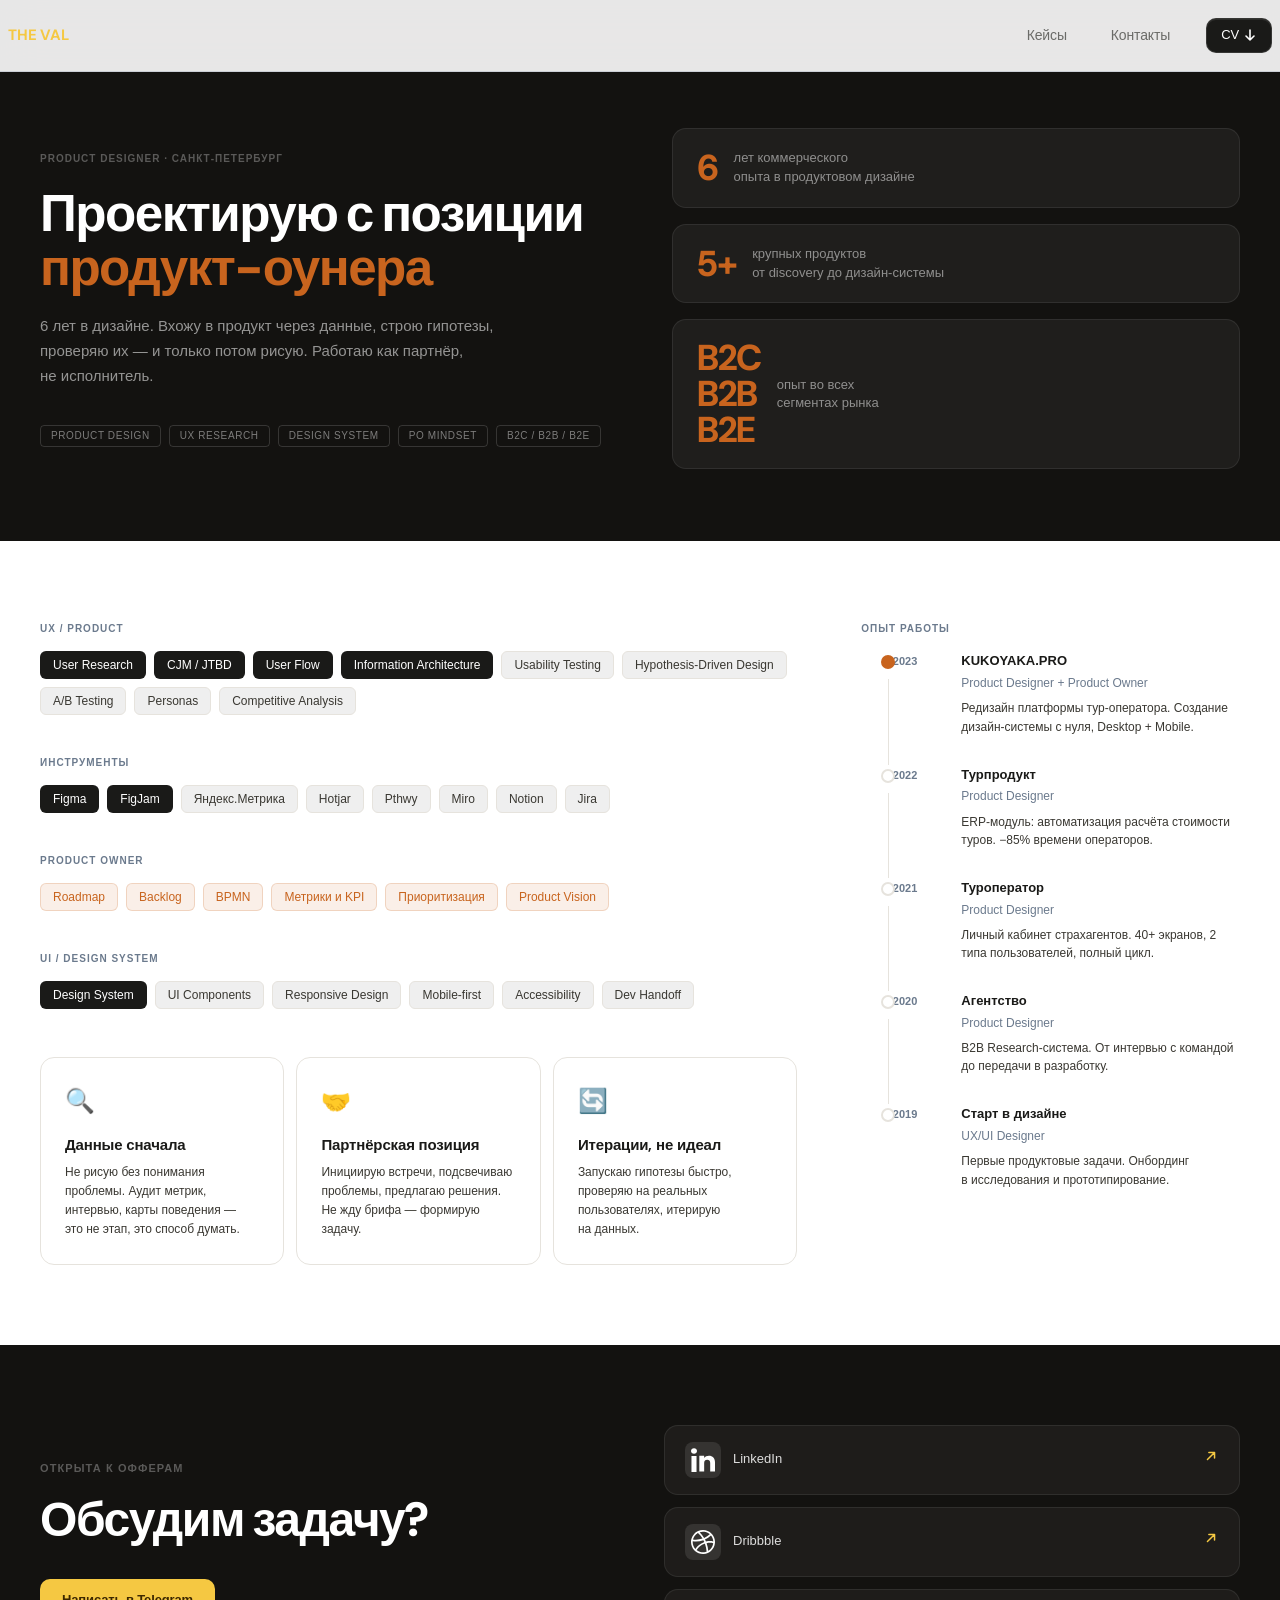
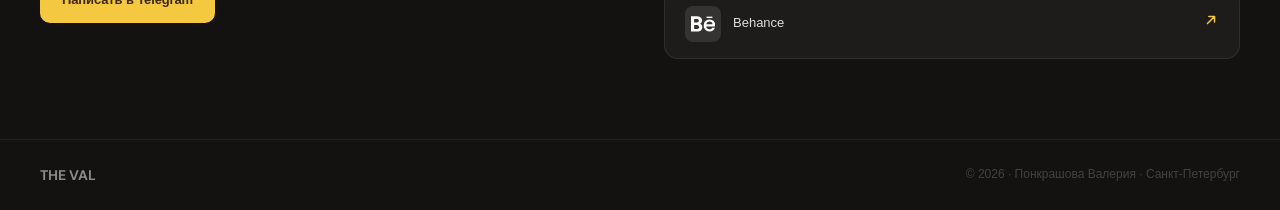
<file: about.html>
<!DOCTYPE html>
<html lang="ru">
<head>
  
<!-- Yandex.Metrika counter -->
<script type="text/javascript">
    (function(m,e,t,r,i,k,a){
        m[i]=m[i]||function(){(m[i].a=m[i].a||[]).push(arguments)};
        m[i].l=1*new Date();
        for (var j = 0; j < document.scripts.length; j++) {if (document.scripts[j].src === r) { return; }}
        k=e.createElement(t),a=e.getElementsByTagName(t)[0],k.async=1,k.src=r,a.parentNode.insertBefore(k,a)
    })(window, document,'script','https://mc.yandex.ru/metrika/tag.js?id=108421298', 'ym');

    ym(108421298, 'init', {ssr:true, webvisor:true, clickmap:true, ecommerce:"dataLayer", referrer: document.referrer, url: location.href, accurateTrackBounce:true, trackLinks:true});
</script>
<noscript><div><img src="https://mc.yandex.ru/watch/108421298" style="position:absolute; left:-9999px;" alt="" /></div></noscript>
<!-- /Yandex.Metrika counter -->


<meta charset="UTF-8">
<meta name="viewport" content="width=device-width, initial-scale=1.0">
<title>Обо мне — Валерия Понкрашова · Product Designer</title>
<meta name="description" content="Product Designer с PO-майндсетом. 6 лет опыта, B2C/B2B/B2E проекты, от discovery до дизайн-системы.">
<link rel="preconnect" href="https://fonts.googleapis.com">
<link href="https://fonts.googleapis.com/css2?family=Syne:wght@700;800&family=DM+Sans:opsz,wght@9..40,300;9..40,400;9..40,500&display=swap" rel="stylesheet">
<link rel="stylesheet" href="styles/design-system.css">
<link rel="stylesheet" href="styles/animations.css">
<link rel="stylesheet" href="style.css">
<style>
/* ── About page specific ── */
.about-hero {
  background: var(--dark);
  padding: calc(var(--nav-h) + 56px) 0 72px;
}
.about-hero-inner {
  max-width: var(--container); margin: 0 auto; padding: 0 var(--sp10);
  display: grid; grid-template-columns: 1fr 1fr; gap: 64px; align-items: center;
}
.about-label {
  font-size: 10px; font-weight: 700; letter-spacing: .1em;
  text-transform: uppercase; color: rgba(255,255,255,.3); margin-bottom: 20px;
}
.about-h1 {
  font-family: var(--display); font-size: clamp(32px,4vw,52px); font-weight: 800;
  letter-spacing: -.03em; color: #fff; line-height: 1.05; margin-bottom: 20px;
}
.about-h1 em { font-style: normal; color: var(--accent); }
.about-lead {
  font-size: 15px; color: rgba(255,255,255,.55); line-height: 1.65;
  max-width: 480px; margin-bottom: 36px;
}
.about-chips { display: flex; gap: 8px; flex-wrap: wrap; }
.about-chip {
  height: 22px; padding: 0 10px;
  border: 1px solid rgba(255,255,255,.15); border-radius: 4px;
  font-size: 10px; font-weight: 500; letter-spacing: .06em; text-transform: uppercase;
  color: rgba(255,255,255,.45);
  display: inline-flex; align-items: center;
  background: transparent;
}

.about-hero-right {
  display: flex; flex-direction: column; gap: var(--sp4);
}
.about-stat-card {
  background: rgba(255,255,255,.05); border: 1px solid rgba(255,255,255,.08);
  border-radius: var(--r-md); padding: 20px 24px;
  display: flex; align-items: center; gap: 16px;
}
.asc-num {
  font-family: var(--display); font-size: 36px; font-weight: 800;
  letter-spacing: -.04em; color: var(--accent); line-height: 1; flex-shrink: 0;
}
.asc-text { font-size: 13px; color: rgba(255,255,255,.5); line-height: 1.45; }

/* Skills section */
.about-main {
  max-width: var(--container); margin: 0 auto; padding: 80px var(--sp10);
}
.about-grid { display: grid; grid-template-columns: 2fr 1fr; gap: 64px; }

.skill-group { margin-bottom: 40px; }
.skill-group:last-child { margin-bottom: 0; }
.skill-group-title {
  font-size: 10px; font-weight: 700; letter-spacing: .1em;
  text-transform: uppercase; color: var(--muted); margin-bottom: 14px; display: block;
}
.skills-wrap { display: flex; flex-wrap: wrap; gap: 8px; }
.skill-tag {
  height: 28px; padding: 0 12px;
  background: var(--surf); border: 1px solid var(--border);
  border-radius: 6px; font-size: 12px; font-weight: 500; color: var(--ink2);
  display: inline-flex; align-items: center;
}
.skill-tag.key { background: var(--ink); color: #fff; border-color: transparent; }
.skill-tag.accent { background: var(--accent-bg); color: var(--accent); border-color: rgba(200,100,30,.2); }

.about-side { padding-top: 0; }

.timeline { display: flex; flex-direction: column; gap: 0; }
.tl-item {
  display: grid; grid-template-columns: 56px 1fr;
  gap: 0 16px; padding-bottom: 28px; position: relative;
}
.tl-item::before {
  content: ''; position: absolute;
  left: 27px; top: 28px; bottom: 0; width: 1px; background: var(--border);
}
.tl-item:last-child::before { display: none; }
.tl-year {
  font-size: 11px; font-weight: 700; color: var(--muted);
  text-align: right; padding-top: 2px; flex-shrink: 0;
}
.tl-dot {
  position: absolute; left: 20px; top: 4px;
  width: 14px; height: 14px; border-radius: 50%;
  background: var(--white); border: 2px solid var(--border);
}
.tl-item.active .tl-dot { background: var(--accent); border-color: var(--accent); }
.tl-right { padding-left: 28px; }
.tl-company { font-size: 13px; font-weight: 600; color: var(--ink); margin-bottom: 2px; }
.tl-role { font-size: 12px; color: var(--muted); margin-bottom: 6px; }
.tl-desc { font-size: 12px; color: var(--ink2); line-height: 1.55; }

/* Values */
.values-grid { display: grid; grid-template-columns: repeat(3,1fr); gap: 12px; margin-top: 48px; }
.value-card {
  background: var(--white); border: 1px solid var(--border);
  border-radius: var(--r-md); padding: 24px;
}
.value-icon { font-size: 24px; margin-bottom: 12px; display: block; }
.value-title { font-family: var(--display); font-size: 15px; font-weight: 700; color: var(--ink); margin-bottom: 6px; letter-spacing: -.01em; }
.value-text { font-size: 12px; color: var(--ink2); line-height: 1.6; }

@media (max-width: 768px) {
  .about-hero-inner { grid-template-columns: 1fr; }
  .about-hero-right { display: none; }
  .about-grid { grid-template-columns: 1fr; }
  .values-grid { grid-template-columns: 1fr 1fr; }
}
</style>
</head>
<body>

<!-- NAV -->
<nav class="nav">
  <div class="nav-in">
    <a href="index.html" class="nav-logo">THE VAL</a>
    <div class="nav-links" id="nl">
      <a href="index.html#cases" class="nav-link">Кейсы</a>
      <a href="index.html#how" class="nav-link" style="display:none">Как работаю</a>
      <a href="about.html" class="nav-link" style="display:none">Обо мне</a>
      <a href="#footer" class="nav-link">Контакты</a>
      <a href="assets-cases/resume.pdf.pdf" class="nav-cta" download>
        CV
        <svg width="14" height="14" viewBox="0 0 14 14" fill="none" stroke="currentColor" stroke-width="1.6" stroke-linecap="round" stroke-linejoin="round">
          <path d="M7 2v10M3 8l4 4 4-4"/>
        </svg>
      </a>
    </div>
    <a href="https://t.me/ValeriyaWithLove" target="_blank" class="nav-tg"><svg width="18" height="18" viewBox="0 0 24 24" fill="currentColor"><path d="M12 0C5.373 0 0 5.373 0 12s5.373 12 12 12 12-5.373 12-12S18.627 0 12 0zm5.894 8.221-1.97 9.28c-.145.658-.537.818-1.084.508l-3-2.21-1.447 1.394c-.16.16-.295.295-.605.295l.213-3.053 5.56-5.023c.242-.213-.054-.333-.373-.12l-6.871 4.326-2.962-.924c-.643-.204-.657-.643.136-.953l11.57-4.461c.537-.194 1.006.131.833.941z"/></svg><span class="hero-tg-brand">Telegram</span></a>
    <button class="hbg" id="hbg" aria-label="Меню"><span></span><span></span><span></span></button>
  </div>
</nav>


<!-- HERO -->
<section class="about-hero">
  <div class="about-hero-inner">
    <div class="about-hero-left">
      <div class="about-label">Product Designer · Санкт-Петербург</div>
      <h1 class="about-h1">
        Проектирую с&nbsp;позиции<br>
        <em>продукт-оунера</em>
      </h1>
      <p class="about-lead">
        6 лет в дизайне. Вхожу в продукт через данные, строю гипотезы, проверяю их — и только потом рисую. Работаю как партнёр, не исполнитель.
      </p>
      <div class="about-chips">
        <span class="about-chip">Product Design</span>
        <span class="about-chip">UX Research</span>
        <span class="about-chip">Design System</span>
        <span class="about-chip">PO Mindset</span>
        <span class="about-chip">B2C / B2B / B2E</span>
      </div>
    </div>
    <div class="about-hero-right">
      <div class="about-stat-card">
        <div class="asc-num">6</div>
        <div class="asc-text">лет коммерческого<br>опыта в продуктовом дизайне</div>
      </div>
      <div class="about-stat-card">
        <div class="asc-num">5+</div>
        <div class="asc-text">крупных продуктов<br>от discovery до дизайн-системы</div>
      </div>
      <div class="about-stat-card">
        <div class="asc-num">B2C<br>B2B<br>B2E</div>
        <div class="asc-text">опыт во всех<br>сегментах рынка</div>
      </div>
    </div>
  </div>
</section>


<!-- MAIN CONTENT -->
<div class="about-main">
  <div class="about-grid">

    <!-- LEFT: Skills -->
    <div>
      <div class="skill-group rv">
        <span class="skill-group-title">UX / Product</span>
        <div class="skills-wrap">
          <span class="skill-tag key">User Research</span>
          <span class="skill-tag key">CJM / JTBD</span>
          <span class="skill-tag key">User Flow</span>
          <span class="skill-tag key">Information Architecture</span>
          <span class="skill-tag">Usability Testing</span>
          <span class="skill-tag">Hypothesis-Driven Design</span>
          <span class="skill-tag">A/B Testing</span>
          <span class="skill-tag">Personas</span>
          <span class="skill-tag">Competitive Analysis</span>
        </div>
      </div>

      <div class="skill-group rv">
        <span class="skill-group-title">Инструменты</span>
        <div class="skills-wrap">
          <span class="skill-tag key">Figma</span>
          <span class="skill-tag key">FigJam</span>
          <span class="skill-tag">Яндекс.Метрика</span>
          <span class="skill-tag">Hotjar</span>
          <span class="skill-tag">Pthwy</span>
          <span class="skill-tag">Miro</span>
          <span class="skill-tag">Notion</span>
          <span class="skill-tag">Jira</span>
        </div>
      </div>

      <div class="skill-group rv">
        <span class="skill-group-title">Product Owner</span>
        <div class="skills-wrap">
          <span class="skill-tag accent">Roadmap</span>
          <span class="skill-tag accent">Backlog</span>
          <span class="skill-tag accent">BPMN</span>
          <span class="skill-tag accent">Метрики и KPI</span>
          <span class="skill-tag accent">Приоритизация</span>
          <span class="skill-tag accent">Product Vision</span>
        </div>
      </div>

      <div class="skill-group rv">
        <span class="skill-group-title">UI / Design System</span>
        <div class="skills-wrap">
          <span class="skill-tag key">Design System</span>
          <span class="skill-tag">UI Components</span>
          <span class="skill-tag">Responsive Design</span>
          <span class="skill-tag">Mobile-first</span>
          <span class="skill-tag">Accessibility</span>
          <span class="skill-tag">Dev Handoff</span>
        </div>
      </div>

      <!-- Values -->
      <div class="values-grid rv">
        <div class="value-card">
          <span class="value-icon">🔍</span>
          <div class="value-title">Данные сначала</div>
          <div class="value-text">Не рисую без понимания проблемы. Аудит метрик, интервью, карты поведения — это не этап, это способ думать.</div>
        </div>
        <div class="value-card">
          <span class="value-icon">🤝</span>
          <div class="value-title">Партнёрская позиция</div>
          <div class="value-text">Инициирую встречи, подсвечиваю проблемы, предлагаю решения. Не жду брифа — формирую задачу.</div>
        </div>
        <div class="value-card">
          <span class="value-icon">🔄</span>
          <div class="value-title">Итерации, не идеал</div>
          <div class="value-text">Запускаю гипотезы быстро, проверяю на реальных пользователях, итерирую на данных.</div>
        </div>
      </div>
    </div>

    <!-- RIGHT: Timeline -->
    <div class="about-side">
      <span class="skill-group-title">Опыт работы</span>
      <div class="timeline">
        <div class="tl-item active rv">
          <div class="tl-dot"></div>
          <div class="tl-year">2023</div>
          <div class="tl-right">
            <div class="tl-company">KUKOYAKA.PRO</div>
            <div class="tl-role">Product Designer + Product Owner</div>
            <div class="tl-desc">Редизайн платформы тур-оператора. Создание дизайн-системы с нуля, Desktop + Mobile.</div>
          </div>
        </div>
        <div class="tl-item rv">
          <div class="tl-dot"></div>
          <div class="tl-year">2022</div>
          <div class="tl-right">
            <div class="tl-company">Турпродукт</div>
            <div class="tl-role">Product Designer</div>
            <div class="tl-desc">ERP-модуль: автоматизация расчёта стоимости туров. −85% времени операторов.</div>
          </div>
        </div>
        <div class="tl-item rv">
          <div class="tl-dot"></div>
          <div class="tl-year">2021</div>
          <div class="tl-right">
            <div class="tl-company">Туроператор</div>
            <div class="tl-role">Product Designer</div>
            <div class="tl-desc">Личный кабинет страхагентов. 40+ экранов, 2 типа пользователей, полный цикл.</div>
          </div>
        </div>
        <div class="tl-item rv">
          <div class="tl-dot"></div>
          <div class="tl-year">2020</div>
          <div class="tl-right">
            <div class="tl-company">Агентство</div>
            <div class="tl-role">Product Designer</div>
            <div class="tl-desc">B2B Research-система. От интервью с командой до передачи в разработку.</div>
          </div>
        </div>
        <div class="tl-item rv">
          <div class="tl-dot"></div>
          <div class="tl-year">2019</div>
          <div class="tl-right">
            <div class="tl-company">Старт в дизайне</div>
            <div class="tl-role">UX/UI Designer</div>
            <div class="tl-desc">Первые продуктовые задачи. Онбординг в исследования и прототипирование.</div>
          </div>
        </div>
      </div>

    </div>

  </div>
</div>


<!-- CONTACTS -->
<section class="contacts" id="contacts">
  <div class="contacts-inner">
    <div class="contacts-left">
      <div class="c-label">Открыта к офферам</div>
      <h2 class="c-title">Обсудим задачу?</h2>
      <a href="https://t.me/ValeriyaWithLove" target="_blank" class="c-btn">Написать в Telegram</a>
    </div>
    <div class="contacts-right">
      <a href="https://t.me/ValeriyaWithLove" target="_blank" class="c-link" style="display:none">
        <span class="c-link-ico"><svg width="18" height="18" viewBox="0 0 24 24" fill="currentColor"><path d="M12 0C5.373 0 0 5.373 0 12s5.373 12 12 12 12-5.373 12-12S18.627 0 12 0zm5.894 8.221-1.97 9.28c-.145.658-.537.818-1.084.508l-3-2.21-1.447 1.394c-.16.16-.295.295-.605.295l.213-3.053 5.56-5.023c.242-.213-.054-.333-.373-.12l-6.871 4.326-2.962-.924c-.643-.204-.657-.643.136-.953l11.57-4.461c.537-.194 1.006.131.833.941z"/></svg></span>
        <span class="c-link-name">Telegram</span>
        <span class="c-link-val"><svg width="16" height="16" viewBox="0 0 16 16" fill="none"><path d="M3 8h10M9 4l4 4-4 4" stroke="#f5c842" stroke-width="1.5" stroke-linecap="round" stroke-linejoin="round" transform="rotate(-45 8 8)"/></svg></span>
      </a>
      <a href="https://linkedin.com/in/valeriiapon" target="_blank" class="c-link">
        <span class="c-link-ico"><img src="media/icon/lcon-linkedin.svg" width="24" height="24"></span>
        <span class="c-link-name">LinkedIn</span>
        <span class="c-link-val"><svg width="16" height="16" viewBox="0 0 16 16" fill="none"><path d="M3 8h10M9 4l4 4-4 4" stroke="#f5c842" stroke-width="1.5" stroke-linecap="round" stroke-linejoin="round" transform="rotate(-45 8 8)"/></svg></span>
      </a>
      <a href="https://dribbble.com/lerchikper13" target="_blank" class="c-link">
        <span class="c-link-ico"><img src="media/icon/icon-dreeeble.svg" width="24" height="24"></span>
        <span class="c-link-name">Dribbble</span>
        <span class="c-link-val"><svg width="16" height="16" viewBox="0 0 16 16" fill="none"><path d="M3 8h10M9 4l4 4-4 4" stroke="#f5c842" stroke-width="1.5" stroke-linecap="round" stroke-linejoin="round" transform="rotate(-45 8 8)"/></svg></span>
      </a>
      <a href="https://behance.net/ponkrasova840e" target="_blank" class="c-link">
        <span class="c-link-ico"><img src="media/icon/icon-be.svg" width="24" height="24"></span>
        <span class="c-link-name">Behance</span>
        <span class="c-link-val"><svg width="16" height="16" viewBox="0 0 16 16" fill="none"><path d="M3 8h10M9 4l4 4-4 4" stroke="#f5c842" stroke-width="1.5" stroke-linecap="round" stroke-linejoin="round" transform="rotate(-45 8 8)"/></svg></span>
      </a>
    </div>
  </div>
</section>

<!-- FOOTER -->
<footer class="footer" id="footer">
  <div class="footer-inner">
    <span class="foot-logo">THE VAL</span>
    <span class="foot-copy">© 2026 · Понкрашова Валерия · Санкт-Петербург</span>
  </div>
</footer>

<script src="js/nav.js"></script>
</body>
</html>
</file>
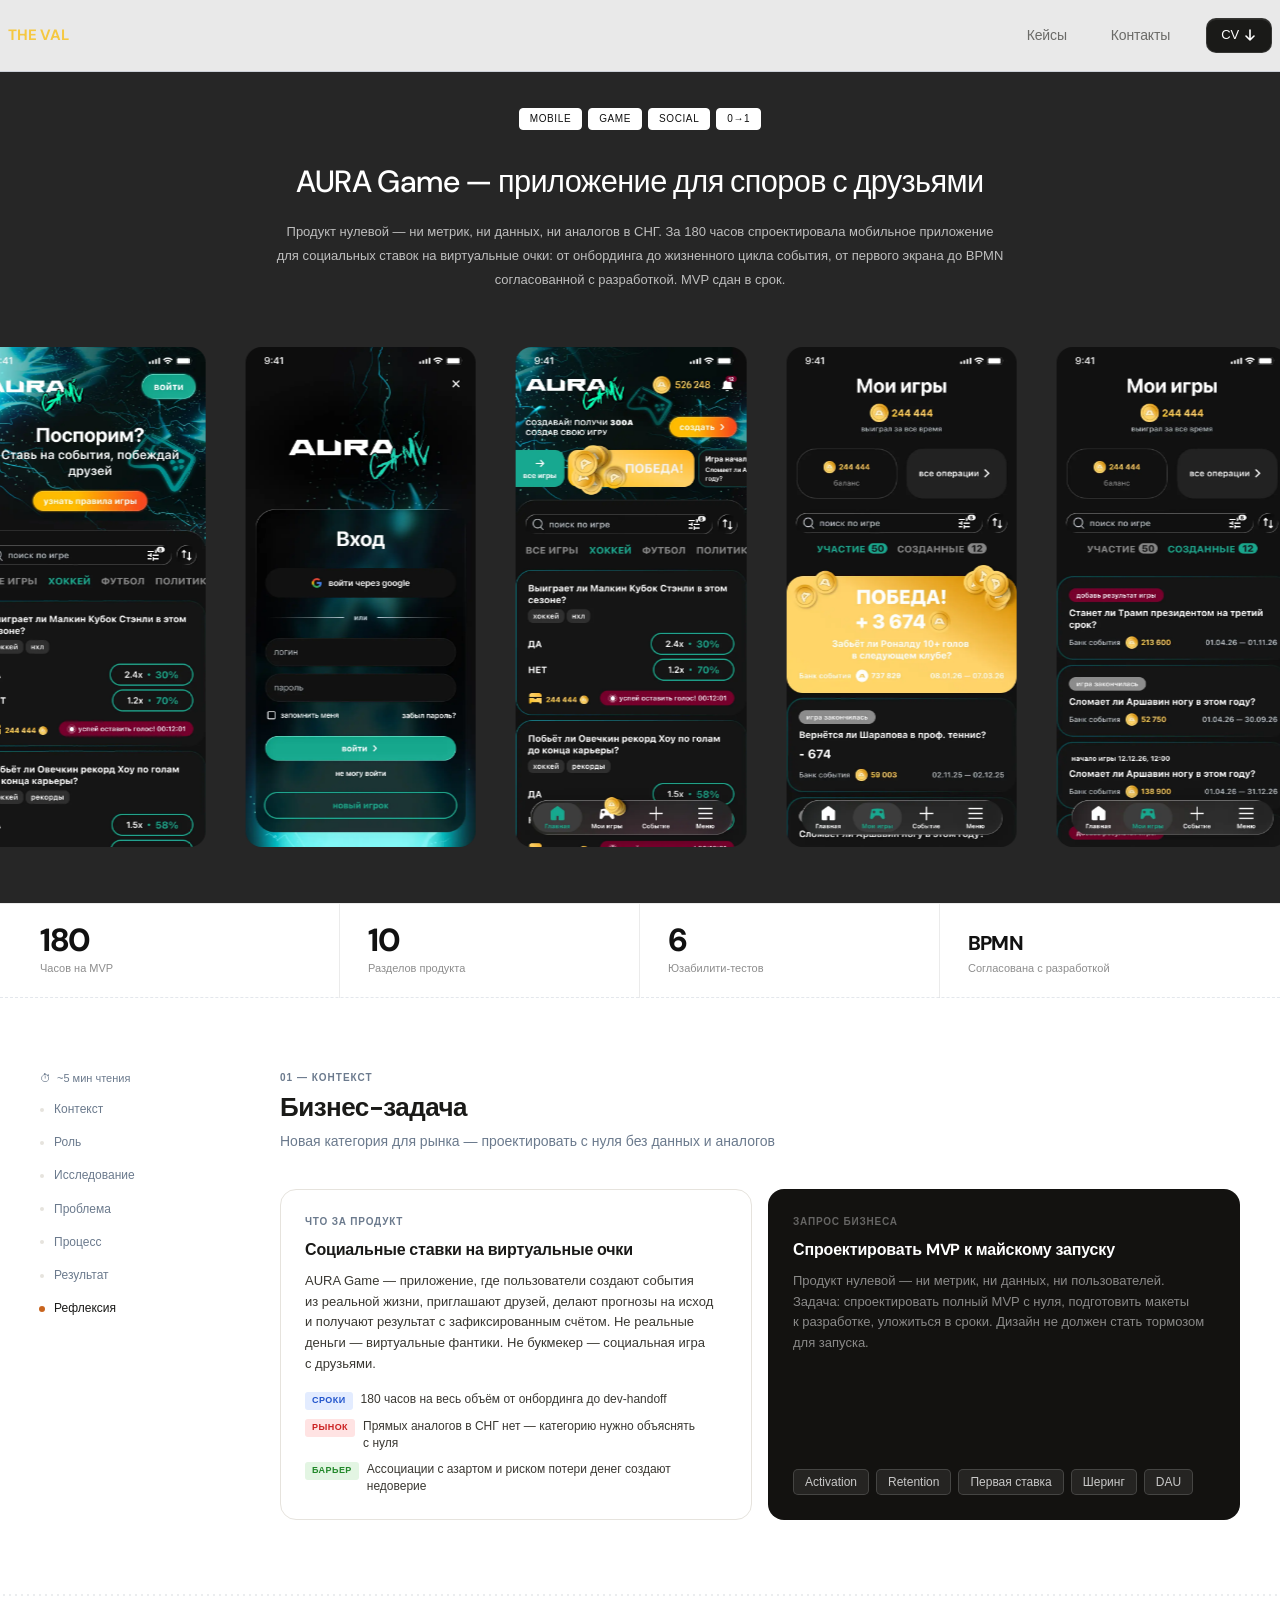
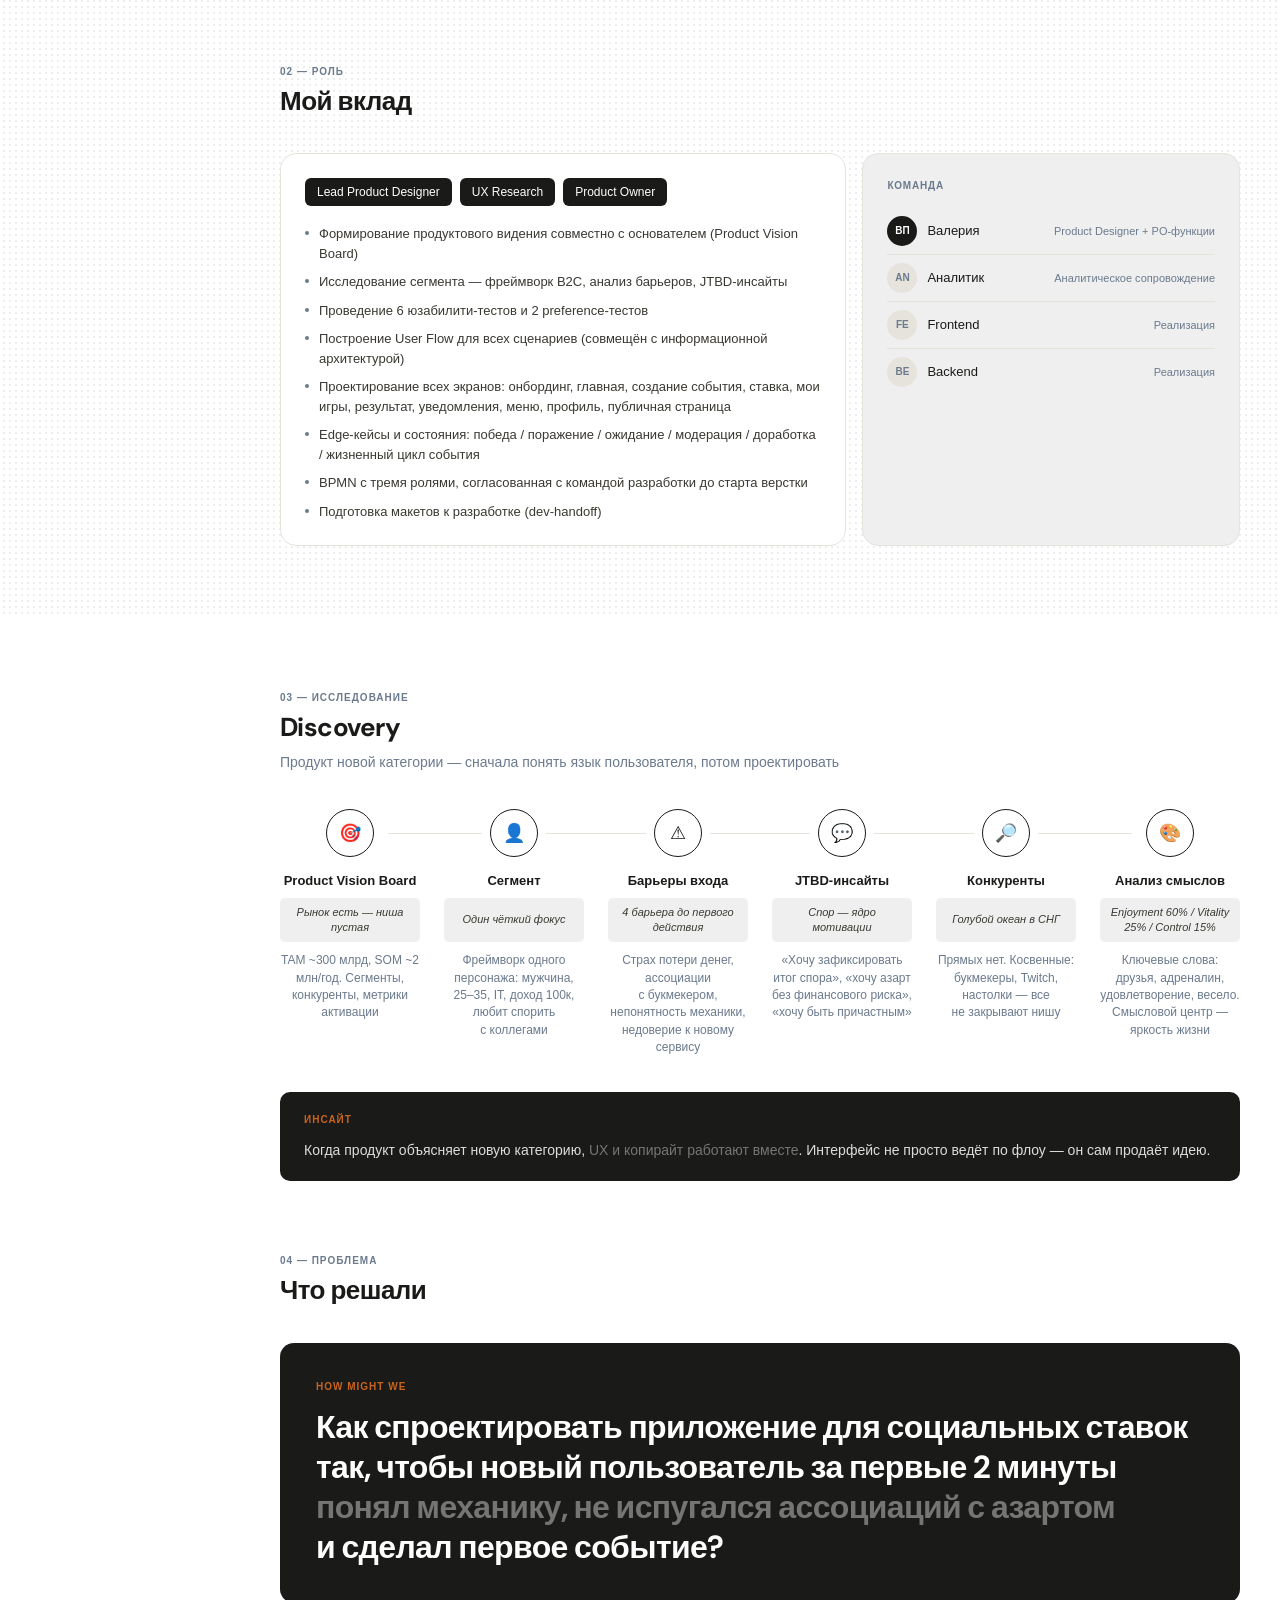
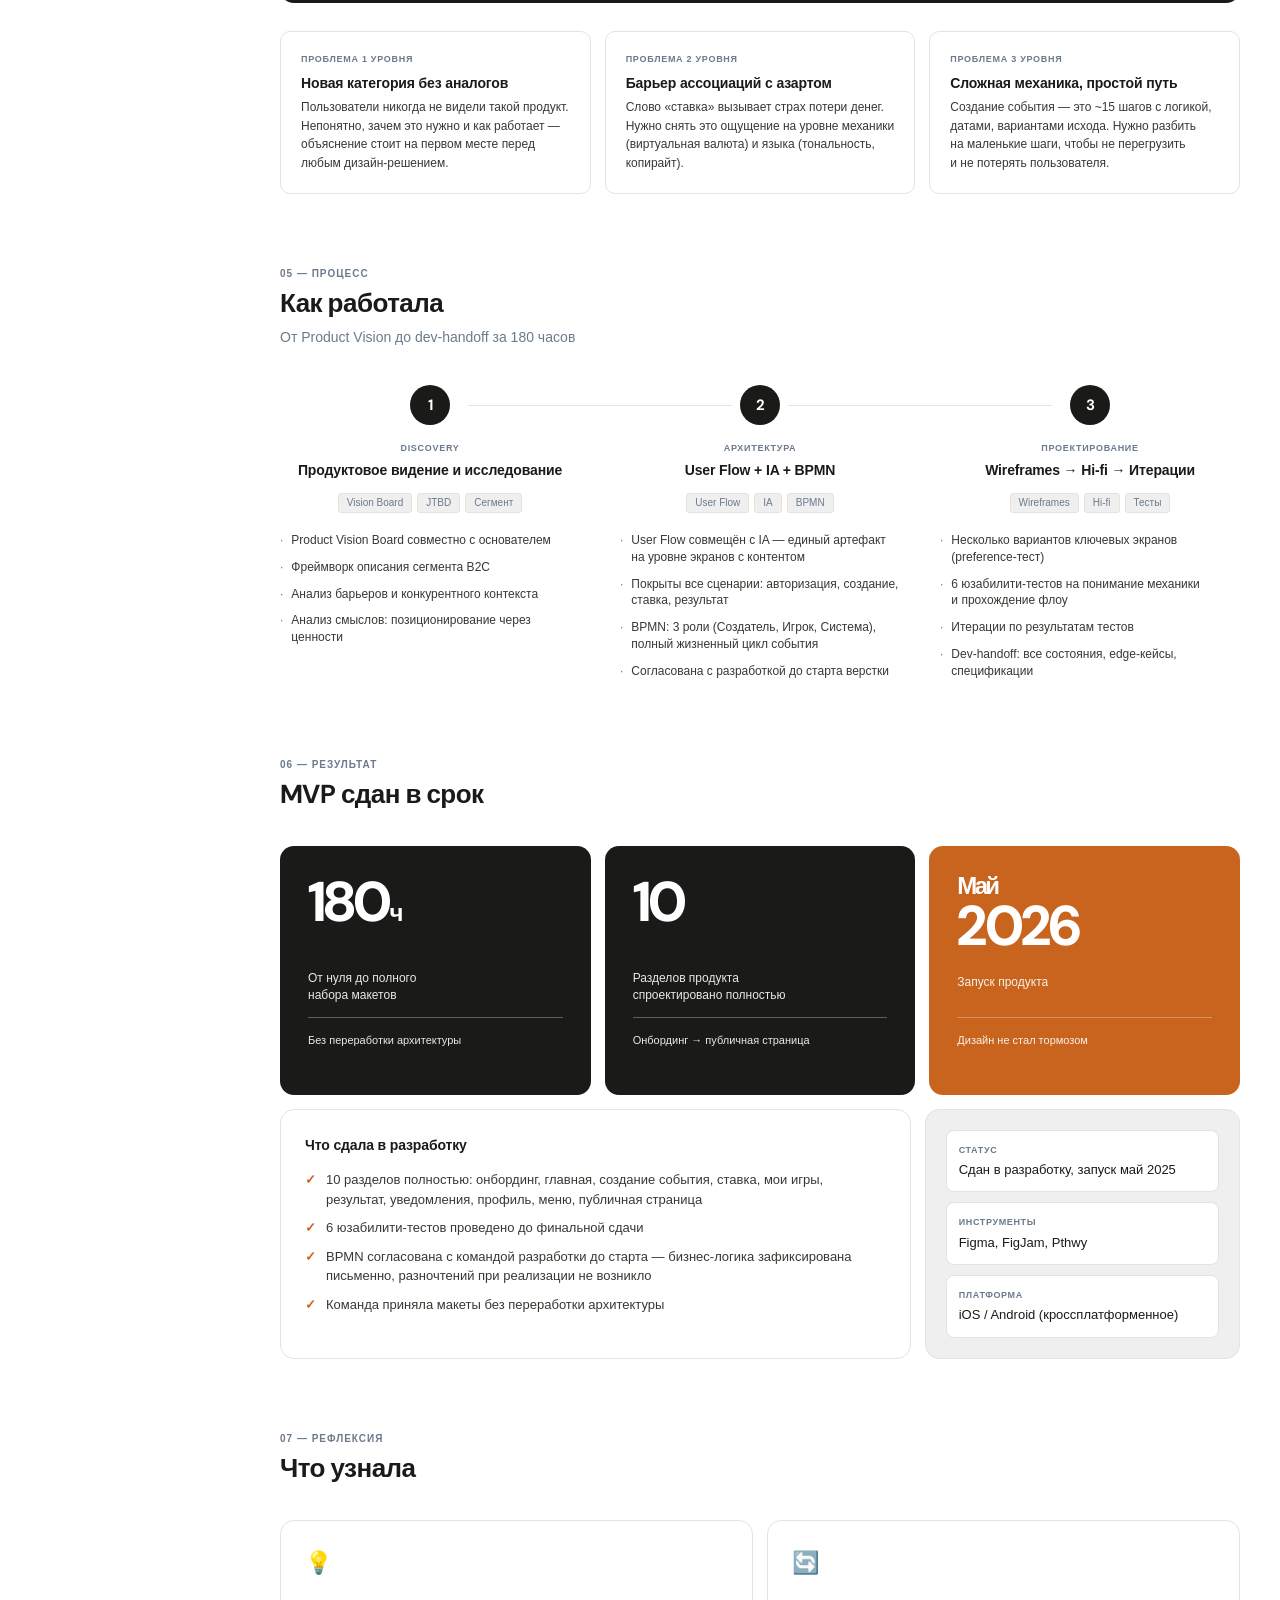
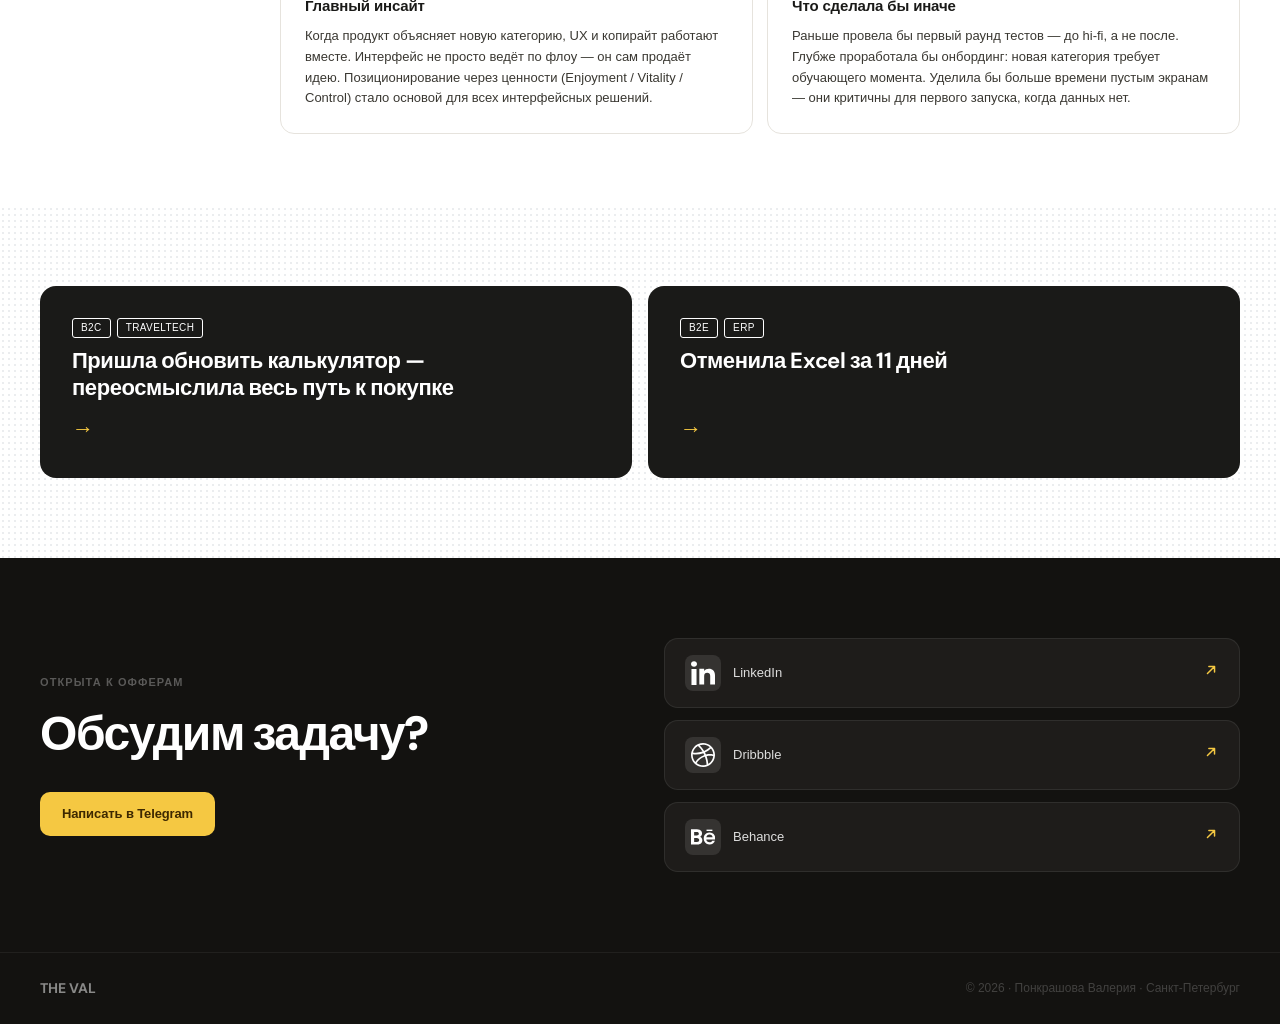
<file: aura.html>
<!DOCTYPE html>
<html lang="ru">
<head>

<!-- Yandex.Metrika counter -->
<script type="text/javascript">
    (function(m,e,t,r,i,k,a){
        m[i]=m[i]||function(){(m[i].a=m[i].a||[]).push(arguments)};
        m[i].l=1*new Date();
        for (var j = 0; j < document.scripts.length; j++) {if (document.scripts[j].src === r) { return; }}
        k=e.createElement(t),a=e.getElementsByTagName(t)[0],k.async=1,k.src=r,a.parentNode.insertBefore(k,a)
    })(window, document,'script','https://mc.yandex.ru/metrika/tag.js?id=108421298', 'ym');

    ym(108421298, 'init', {ssr:true, webvisor:true, clickmap:true, ecommerce:"dataLayer", referrer: document.referrer, url: location.href, accurateTrackBounce:true, trackLinks:true});
</script>
<noscript><div><img src="https://mc.yandex.ru/watch/108421298" style="position:absolute; left:-9999px;" alt="" /></div></noscript>
<!-- /Yandex.Metrika counter -->
  
<meta charset="UTF-8">
<meta name="viewport" content="width=device-width, initial-scale=1.0">
<title>Кейс 06 — AURA Game — приложение для споров с друзьями · Валерия Понкрашова</title>
<meta name="description" content="Проектирование мобильного приложения для социальных ставок с нуля. MVP сдан в срок, 180 часов. iOS / Android, Social Game.">
<link rel="preconnect" href="https://fonts.googleapis.com">
<link href="https://fonts.googleapis.com/css2?family=Syne:wght@700;800&family=DM+Sans:opsz,wght@9..40,300;9..40,400;9..40,500&display=swap" rel="stylesheet">
<link rel="stylesheet" href="styles/design-system.css">
<link rel="stylesheet" href="styles/animations.css">
<link rel="stylesheet" href="style.css">
</head>
<body>

<div id="rp"></div>

<!-- NAV -->
<nav class="nav">
  <div class="nav-in">
    <a href="index.html" class="nav-logo">THE VAL</a>
    <div class="nav-links" id="nl">
      <a href="index.html#cases" class="nav-link">Кейсы</a>
      <a href="index.html#how" class="nav-link" style="display:none">Как работаю</a>
      <a href="about.html" class="nav-link" style="display:none">Обо мне</a>
      <a href="#footer" class="nav-link">Контакты</a>
      <a href="assets-cases/resume.pdf.pdf" class="nav-cta" download>
        CV
        <svg width="14" height="14" viewBox="0 0 14 14" fill="none" stroke="currentColor" stroke-width="1.6" stroke-linecap="round" stroke-linejoin="round">
          <path d="M7 2v10M3 8l4 4 4-4"/>
        </svg>
      </a>
    </div>
    <a href="https://t.me/ValeriyaWithLove" target="_blank" class="nav-tg"><svg width="18" height="18" viewBox="0 0 24 24" fill="currentColor"><path d="M12 0C5.373 0 0 5.373 0 12s5.373 12 12 12 12-5.373 12-12S18.627 0 12 0zm5.894 8.221-1.97 9.28c-.145.658-.537.818-1.084.508l-3-2.21-1.447 1.394c-.16.16-.295.295-.605.295l.213-3.053 5.56-5.023c.242-.213-.054-.333-.373-.12l-6.871 4.326-2.962-.924c-.643-.204-.657-.643.136-.953l11.57-4.461c.537-.194 1.006.131.833.941z"/></svg><span class="hero-tg-brand">Telegram</span></a>
    <button class="hbg" id="hbg" aria-label="Меню"><span></span><span></span><span></span></button>
  </div>
</nav>

<!-- HERO -->
<section class="case-hero case-hero--aura">
  <div class="case-hero-inner">
    <div class="case-hero-left">
      <div class="hero-tags">
        <span class="htag">Mobile</span>
        <span class="htag">Game</span>
        <span class="htag">Social</span>
        <span class="htag">0→1</span>
      </div>
      <h1 class="hero-h1">
        AURA Game — приложение для споров с друзьями
      </h1>
      <div class="hero-tldr">
        <span class="hero-tldr-text">Продукт нулевой — ни метрик, ни данных, ни аналогов в СНГ. За 180 часов спроектировала мобильное приложение для социальных ставок на виртуальные очки: от онбординга до жизненного цикла события, от первого экрана до BPMN согласованной с разработкой. MVP сдан в срок.</span>
      </div>
    </div>
  </div>
  <div class="case-hero-preview">
    <div class="case-hero-preview__track">
      <img src="media/aura/case-aura-1.webp" alt="" style="height:500px;width:auto;border-radius:16px;flex-shrink:0;">
      <img src="media/aura/case-aura-2.webp" alt="" style="height:500px;width:auto;border-radius:16px;flex-shrink:0;">
      <img src="media/aura/case-aura-3.webp" alt="" style="height:500px;width:auto;border-radius:16px;flex-shrink:0;">
      <img src="media/aura/case-aura-4.webp" alt="" style="height:500px;width:auto;border-radius:16px;flex-shrink:0;">
      <img src="media/aura/case-aura-5.webp" alt="" style="height:500px;width:auto;border-radius:16px;flex-shrink:0;">
      <img src="media/aura/case-aura-6.webp" alt="" style="height:500px;width:auto;border-radius:16px;flex-shrink:0;">
      <img src="media/aura/case-aura-7.webp" alt="" style="height:500px;width:auto;border-radius:16px;flex-shrink:0;">
      <img src="media/aura/case-aura-8.webp" alt="" style="height:500px;width:auto;border-radius:16px;flex-shrink:0;">
      <img src="media/aura/case-aura-9.webp" alt="" style="height:500px;width:auto;border-radius:16px;flex-shrink:0;">
      <img src="media/aura/case-aura-10.webp" alt="" style="height:500px;width:auto;border-radius:16px;flex-shrink:0;">
      <img src="media/aura/case-aura-11.webp" alt="" style="height:500px;width:auto;border-radius:16px;flex-shrink:0;">
      <img src="media/aura/case-aura-12.webp" alt="" style="height:500px;width:auto;border-radius:16px;flex-shrink:0;">
    </div>
  </div>
  <div class="stats-bar">
    <div class="stats-bar-inner">
      <div class="stat-cell"><div class="stat-n">180</div><div class="stat-l">Часов на MVP</div></div>
      <div class="stat-cell"><div class="stat-n">10</div><div class="stat-l">Разделов продукта</div></div>
      <div class="stat-cell"><div class="stat-n">6</div><div class="stat-l">Юзабилити-тестов</div></div>
      <div class="stat-cell"><div class="stat-n" style="font-size:20px;line-height:1.3">BPMN</div><div class="stat-l">Согласована с разработкой</div></div>
    </div>
  </div>
</section>


<!-- PAGE LAYOUT -->
<div class="page-wrap">

  <!-- SIDE NAV -->
  <div class="side-time">~5 мин чтения</div>
  <div class="side-col">
    <aside class="side-nav">
      <ul class="side-nav-list">
        <li class="side-nav-item"><a href="#context"    data-sec="context">Контекст</a></li>
        <li class="side-nav-item"><a href="#role"       data-sec="role">Роль</a></li>
        <li class="side-nav-item"><a href="#research"   data-sec="research">Исследование</a></li>
        <li class="side-nav-item"><a href="#problem"    data-sec="problem">Проблема</a></li>
        <li class="side-nav-item"><a href="#process"    data-sec="process">Процесс</a></li>
        <li class="side-nav-item" style="display:none"><a href="#screens"    data-sec="screens">Решения</a></li>
        <li class="side-nav-item"><a href="#results"    data-sec="results">Результат</a></li>
        <li class="side-nav-item"><a href="#reflection" data-sec="reflection">Рефлексия</a></li>
      </ul>
    </aside>
  </div>

  <!-- MAIN -->
  <main class="main-content">


    <!-- CONTEXT -->
    <section class="sec" id="context">
      <div class="sec-head">
        <span class="sec-label">01 — Контекст</span>
        <h2 class="sec-title">Бизнес-задача</h2>
        <p class="sec-sub">Новая категория для рынка — проектировать с нуля без данных и аналогов</p>
      </div>
      <div class="ctx-grid rv">
        <div class="ctx-card">
          <span class="ctx-card-label">Что за продукт</span>
          <h3 class="ctx-card-title">Социальные ставки на виртуальные очки</h3>
          <p>AURA Game — приложение, где пользователи создают события из реальной жизни, приглашают друзей, делают прогнозы на исход и получают результат с зафиксированным счётом. Не реальные деньги — виртуальные фантики. Не букмекер — социальная игра с друзьями.</p>
          <div class="constraints">
            <div class="cst"><span class="cst-badge b-tech">Сроки</span><span>180 часов на весь объём от онбординга до dev-handoff</span></div>
            <div class="cst"><span class="cst-badge b-biz">Рынок</span><span>Прямых аналогов в СНГ нет — категорию нужно объяснять с нуля</span></div>
            <div class="cst"><span class="cst-badge b-ux">Барьер</span><span>Ассоциации с азартом и риском потери денег создают недоверие</span></div>
          </div>
        </div>
        <div class="ctx-card dark">
          <span class="ctx-card-label">Запрос бизнеса</span>
          <h3 class="ctx-card-title">Спроектировать MVP к майскому запуску</h3>
          <p>Продукт нулевой — ни метрик, ни данных, ни пользователей. Задача: спроектировать полный MVP с нуля, подготовить макеты к разработке, уложиться в сроки. Дизайн не должен стать тормозом для запуска.</p>
          <div class="metrics-cloud">
            <span class="mc">Activation</span><span class="mc">Retention</span>
            <span class="mc">Первая ставка</span><span class="mc">Шеринг</span>
            <span class="mc">DAU</span>
          </div>
        </div>
      </div>
    </section>

    <!-- ROLE -->
    <section class="sec" id="role">
      <div class="sec-head">
        <span class="sec-label">02 — Роль</span>
        <h2 class="sec-title">Мой вклад</h2>
      </div>
      <div class="role-layout rv">
        <div class="role-card">
          <div class="role-chips">
            <span class="chip chip-dark">Lead Product Designer</span>
            <span class="chip chip-dark">UX Research</span>
            <span class="chip chip-dark">Product Owner</span>
          </div>
          <ul class="role-list">
            <li>Формирование продуктового видения совместно с основателем (Product Vision Board)</li>
            <li>Исследование сегмента — фреймворк B2C, анализ барьеров, JTBD-инсайты</li>
            <li>Проведение 6 юзабилити-тестов и 2 preference-тестов</li>
            <li>Построение User Flow для всех сценариев (совмещён с информационной архитектурой)</li>
            <li>Проектирование всех экранов: онбординг, главная, создание события, ставка, мои игры, результат, уведомления, меню, профиль, публичная страница</li>
            <li>Edge-кейсы и состояния: победа / поражение / ожидание / модерация / доработка / жизненный цикл события</li>
            <li>BPMN с тремя ролями, согласованная с командой разработки до старта верстки</li>
            <li>Подготовка макетов к разработке (dev-handoff)</li>
          </ul>
        </div>
        <div class="team-card">
          <div class="team-lbl">Команда</div>
          <div class="tm"><div class="av me">ВП</div><span class="tm-name">Валерия</span><span class="tm-role">Product Designer + PO-функции</span></div>
          <div class="tm"><div class="av">AN</div><span class="tm-name">Аналитик</span><span class="tm-role">Аналитическое сопровождение</span></div>
          <div class="tm"><div class="av">FE</div><span class="tm-name">Frontend</span><span class="tm-role">Реализация</span></div>
          <div class="tm"><div class="av">BE</div><span class="tm-name">Backend</span><span class="tm-role">Реализация</span></div>
        </div>
      </div>
    </section>

    <!-- RESEARCH -->
    <section class="sec" id="research">
      <div class="sec-head">
        <span class="sec-label">03 — Исследование</span>
        <h2 class="sec-title">Discovery</h2>
        <p class="sec-sub">Продукт новой категории — сначала понять язык пользователя, потом проектировать</p>
      </div>
      <div class="research-flow rv">
        <div class="rf-item">
          <div class="rf-icon">🎯</div>
          <div class="rf-title">Product Vision Board</div>
          <div class="rf-result">Рынок есть — ниша пустая</div>
          <div class="rf-text">TAM ~300 млрд, SOM ~2 млн/год. Сегменты, конкуренты, метрики активации</div>
        </div>
        <div class="rf-item">
          <div class="rf-icon">👤</div>
          <div class="rf-title">Сегмент</div>
          <div class="rf-result">Один чёткий фокус</div>
          <div class="rf-text">Фреймворк одного персонажа: мужчина, 25–35, IT, доход 100к, любит спорить с коллегами</div>
        </div>
        <div class="rf-item">
          <div class="rf-icon">⚠</div>
          <div class="rf-title">Барьеры входа</div>
          <div class="rf-result">4 барьера до первого действия</div>
          <div class="rf-text">Страх потери денег, ассоциации с букмекером, непонятность механики, недоверие к новому сервису</div>
        </div>
        <div class="rf-item">
          <div class="rf-icon">💬</div>
          <div class="rf-title">JTBD-инсайты</div>
          <div class="rf-result">Спор — ядро мотивации</div>
          <div class="rf-text">«Хочу зафиксировать итог спора», «хочу азарт без финансового риска», «хочу быть причастным»</div>
        </div>
        <div class="rf-item">
          <div class="rf-icon">🔎</div>
          <div class="rf-title">Конкуренты</div>
          <div class="rf-result">Голубой океан в СНГ</div>
          <div class="rf-text">Прямых нет. Косвенные: букмекеры, Twitch, настолки — все не закрывают нишу</div>
        </div>
        <div class="rf-item">
          <div class="rf-icon">🎨</div>
          <div class="rf-title">Анализ смыслов</div>
          <div class="rf-result">Enjoyment 60% / Vitality 25% / Control 15%</div>
          <div class="rf-text">Ключевые слова: друзья, адреналин, удовлетворение, весело. Смысловой центр — яркость жизни</div>
        </div>
      </div>
      <div class="insight-strip rv">
        <span class="is-label">Инсайт</span>
        <span class="is-text">Когда продукт объясняет новую категорию, <em style="color:rgba(255,255,255,.4);font-style:normal">UX и копирайт работают вместе</em>. Интерфейс не просто ведёт по флоу — он сам продаёт идею.</span>
      </div>
    </section>

    <!-- PROBLEM -->
    <section class="sec" id="problem">
      <div class="sec-head">
        <span class="sec-label">04 — Проблема</span>
        <h2 class="sec-title">Что решали</h2>
      </div>
      <div class="hmw rv">
        <span class="hmw-lbl">How Might We</span>
        <p class="hmw-q">Как спроектировать приложение для социальных ставок так, чтобы новый пользователь за первые 2 минуты <em>понял механику, не испугался ассоциаций с азартом</em> и сделал первое событие?</p>
      </div>
      <div class="problem-cols rv">
        <div class="pc">
          <div class="pc-lv">Проблема 1 уровня</div>
          <div class="pc-title">Новая категория без аналогов</div>
          <div class="pc-text">Пользователи никогда не видели такой продукт. Непонятно, зачем это нужно и как работает — объяснение стоит на первом месте перед любым дизайн-решением.</div>
        </div>
        <div class="pc">
          <div class="pc-lv">Проблема 2 уровня</div>
          <div class="pc-title">Барьер ассоциаций с азартом</div>
          <div class="pc-text">Слово «ставка» вызывает страх потери денег. Нужно снять это ощущение на уровне механики (виртуальная валюта) и языка (тональность, копирайт).</div>
        </div>
        <div class="pc">
          <div class="pc-lv">Проблема 3 уровня</div>
          <div class="pc-title">Сложная механика, простой путь</div>
          <div class="pc-text">Создание события — это ~15 шагов с логикой, датами, вариантами исхода. Нужно разбить на маленькие шаги, чтобы не перегрузить и не потерять пользователя.</div>
        </div>
      </div>
    </section>

    <!-- PROCESS -->
    <section class="sec" id="process">
      <div class="sec-head">
        <span class="sec-label">05 — Процесс</span>
        <h2 class="sec-title">Как работала</h2>
        <p class="sec-sub">От Product Vision до dev-handoff за 180 часов</p>
      </div>
      <div class="process-stages rv">
        <div class="ps">
          <div class="ps-num done">1</div>
          <div class="ps-stage-label">Discovery</div>
          <div class="ps-title">Продуктовое видение и исследование</div>
          <div class="ps-tags"><span class="ps-tag">Vision Board</span><span class="ps-tag">JTBD</span><span class="ps-tag">Сегмент</span></div>
          <div class="ps-items">
            <div class="ps-item">Product Vision Board совместно с основателем</div>
            <div class="ps-item">Фреймворк описания сегмента B2C</div>
            <div class="ps-item">Анализ барьеров и конкурентного контекста</div>
            <div class="ps-item">Анализ смыслов: позиционирование через ценности</div>
          </div>
        </div>
        <div class="ps">
          <div class="ps-num done">2</div>
          <div class="ps-stage-label">Архитектура</div>
          <div class="ps-title">User Flow + IA + BPMN</div>
          <div class="ps-tags"><span class="ps-tag">User Flow</span><span class="ps-tag">IA</span><span class="ps-tag">BPMN</span></div>
          <div class="ps-items">
            <div class="ps-item">User Flow совмещён с IA — единый артефакт на уровне экранов с контентом</div>
            <div class="ps-item">Покрыты все сценарии: авторизация, создание, ставка, результат</div>
            <div class="ps-item">BPMN: 3 роли (Создатель, Игрок, Система), полный жизненный цикл события</div>
            <div class="ps-item">Согласована с разработкой до старта верстки</div>
          </div>
        </div>
        <div class="ps">
          <div class="ps-num">3</div>
          <div class="ps-stage-label">Проектирование</div>
          <div class="ps-title">Wireframes → Hi-fi → Итерации</div>
          <div class="ps-tags"><span class="ps-tag">Wireframes</span><span class="ps-tag">Hi-fi</span><span class="ps-tag">Тесты</span></div>
          <div class="ps-items">
            <div class="ps-item">Несколько вариантов ключевых экранов (preference-тест)</div>
            <div class="ps-item">6 юзабилити-тестов на понимание механики и прохождение флоу</div>
            <div class="ps-item">Итерации по результатам тестов</div>
            <div class="ps-item">Dev-handoff: все состояния, edge-кейсы, спецификации</div>
          </div>
        </div>
      </div>
    </section>

    <!-- SCREENS -->
    <section class="sec" id="screens" style="display:none">
      <div class="sec-head">
        <span class="sec-label">06 — Дизайн-решения</span>
        <h2 class="sec-title">Ключевые решения</h2>
        <p class="sec-sub">Каждое решение — ответ на конкретный барьер или инсайт из исследования</p>
      </div>
      <div class="screens-grid rv">
        <div class="screen-slot dark">
          <div class="screen-top">
            <div class="screen-dots"><div class="sdot sd1"></div><div class="sdot sd2"></div><div class="sdot sd3"></div></div>
            <div class="screen-label-bar">Публичная страница события</div>
          </div>
          <div class="screen-body screen-body-tall">
            <div class="screen-ph">Публичная страница события<br>без регистрации<br>(Figma → PNG/WebP)</div>
          </div>
          <div class="screen-caption">🔓 Точка входа без регистрации — пользователь сначала видит ценность, потом регистрируется</div>
        </div>
        <div class="screen-slot">
          <div class="screen-top">
            <div class="screen-dots"><div class="sdot sd1"></div><div class="sdot sd2"></div><div class="sdot sd3"></div></div>
            <div class="screen-label-bar">Создание события — шаги</div>
          </div>
          <div class="screen-body screen-body-tall">
            <div class="screen-ph">Многошаговый флоу<br>создания события<br>~15 экранов</div>
          </div>
          <div class="screen-caption">📋 Сложная механика разбита на маленькие шаги с прогрессом и подсказками</div>
        </div>
      </div>
      <div class="screens-row rv">
        <div class="screen-slot">
          <div class="screen-top">
            <div class="screen-dots"><div class="sdot sd1"></div><div class="sdot sd2"></div><div class="sdot sd3"></div></div>
            <div class="screen-label-bar">Жизненный цикл события</div>
          </div>
          <div class="screen-body">
            <div class="screen-ph">Статусы: на модерации /<br>доработка / опубликована /<br>требует результата / завершена</div>
          </div>
          <div class="screen-caption">🔄 Понятная система управления для автора игры — каждый статус с конкретным действием</div>
        </div>
        <div class="screen-slot">
          <div class="screen-top">
            <div class="screen-dots"><div class="sdot sd1"></div><div class="sdot sd2"></div><div class="sdot sd3"></div></div>
            <div class="screen-label-bar">Мои игры — два режима</div>
          </div>
          <div class="screen-body">
            <div class="screen-ph">Разделение на Участие<br>и Создание —<br>два пользовательских режима</div>
          </div>
          <div class="screen-caption">👥 Два разных контекста не смешиваются — у каждого свои задачи и интерфейс</div>
        </div>
      </div>
      <div style="margin-top:16px">
        <div style="font-size:11px;font-weight:600;letter-spacing:.07em;text-transform:uppercase;color:var(--muted);margin-bottom:12px">Ключевые решения по барьерам</div>
        <div class="mobile-slots rv">
          <div class="mobile-slot">
            <div class="mobile-notch"><div class="mobile-notch-bar"></div></div>
            <div class="mobile-screen"><div class="screen-ph">Виртуальная<br>валюта</div></div>
            <div class="mobile-caption">Нет азарта за деньги</div>
          </div>
          <div class="mobile-slot">
            <div class="mobile-notch"><div class="mobile-notch-bar"></div></div>
            <div class="mobile-screen"><div class="screen-ph">Предупреждение<br>о необрат.</div></div>
            <div class="mobile-caption">Доверие к механике</div>
          </div>
          <div class="mobile-slot">
            <div class="mobile-notch"><div class="mobile-notch-bar"></div></div>
            <div class="mobile-screen"><div class="screen-ph">Шеринг<br>после ставки</div></div>
            <div class="mobile-caption">Виральный рост</div>
          </div>
        </div>
      </div>
    </section>

    <!-- RESULTS -->
    <section class="sec" id="results">
      <div class="sec-head">
        <span class="sec-label">06 — Результат</span>
        <h2 class="sec-title">MVP сдан в срок</h2>
      </div>
      <div class="results-nums rv">
        <div class="rn">
          <div class="rn-head">
            <div class="rn-num">180<small>ч</small></div>
            <div class="rn-label">От нуля до полного<br>набора макетов</div>
          </div>
          <div class="rn-ctx">Без переработки архитектуры</div>
        </div>
        <div class="rn">
          <div class="rn-head">
            <div class="rn-num">10</div>
            <div class="rn-label">Разделов продукта<br>спроектировано полностью</div>
          </div>
          <div class="rn-ctx">Онбординг → публичная страница</div>
        </div>
        <div class="rn" style="background:var(--accent)">
          <div class="rn-head">
            <div class="rn-num" style="line-height:1;margin-bottom:10px"><span style="font-size:24px;display:block">Май</span><span style="font-size:56px;display:block">2026</span></div>
            <div class="rn-label" style="color:rgba(255,255,255,.9)">Запуск продукта</div>
          </div>
          <div class="rn-ctx" style="color:rgba(255,255,255,.9)">Дизайн не стал тормозом</div>
        </div>
      </div>
      <div class="results-impact rv">
        <div class="ri-card">
          <div class="ri-title">Что сдала в разработку</div>
          <ul class="ri-list">
            <li>10 разделов полностью: онбординг, главная, создание события, ставка, мои игры, результат, уведомления, профиль, меню, публичная страница</li>
            <li>6 юзабилити-тестов проведено до финальной сдачи</li>
            <li>BPMN согласована с командой разработки до старта — бизнес-логика зафиксирована письменно, разночтений при реализации не возникло</li>
            <li>Команда приняла макеты без переработки архитектуры</li>
          </ul>
        </div>
        <div class="ri-qual">
          <div class="rq"><div class="rq-l">Статус</div><div class="rq-v">Сдан в разработку, запуск май 2025</div></div>
          <div class="rq"><div class="rq-l">Инструменты</div><div class="rq-v">Figma, FigJam, Pthwy</div></div>
          <div class="rq"><div class="rq-l">Платформа</div><div class="rq-v">iOS / Android (кроссплатформенное)</div></div>
        </div>
      </div>
    </section>

    <!-- REFLECTION -->
    <section class="sec" id="reflection">
      <div class="sec-head">
        <span class="sec-label">07 — Рефлексия</span>
        <h2 class="sec-title">Что узнала</h2>
      </div>
      <div class="refl-grid rv">
        <div class="refl-card">
          <span class="refl-icon">💡</span>
          <div class="refl-title">Главный инсайт</div>
          <div class="refl-text">Когда продукт объясняет новую категорию, UX и копирайт работают вместе. Интерфейс не просто ведёт по флоу — он сам продаёт идею. Позиционирование через ценности (Enjoyment / Vitality / Control) стало основой для всех интерфейсных решений.</div>
        </div>
        <div class="refl-card">
          <span class="refl-icon">🔄</span>
          <div class="refl-title">Что сделала бы иначе</div>
          <div class="refl-text">Раньше провела бы первый раунд тестов — до hi-fi, а не после. Глубже проработала бы онбординг: новая категория требует обучающего момента. Уделила бы больше времени пустым экранам — они критичны для первого запуска, когда данных нет.</div>
        </div>
      </div>
    </section>

  </main>
</div>


<!-- CTA -->
<div class="case-cta dot-pattern">
  <div class="cta-wrap">
    <a href="b2c.html" class="next-card">
      <div class="nc-tags"><span class="nc-tag">B2C</span><span class="nc-tag">TravelTech</span></div>
      <div class="nc-title">Пришла обновить калькулятор — переосмыслила весь путь к покупке</div>
      <div class="nc-arr">→</div>
    </a>
    <a href="b2e.html" class="next-card">
      <div class="nc-tags"><span class="nc-tag">B2E</span><span class="nc-tag">ERP</span></div>
      <div class="nc-title">Отменила Excel за 11 дней</div>
      <div class="nc-arr">→</div>
    </a>
  </div>
</div>

<!-- CONTACTS -->
<section class="contacts" id="contacts">
  <div class="contacts-inner">
    <div class="contacts-left">
      <div class="c-label">Открыта к офферам</div>
      <h2 class="c-title">Обсудим задачу?</h2>
      <a href="https://t.me/ValeriyaWithLove" target="_blank" class="c-btn">Написать в Telegram</a>
    </div>
    <div class="contacts-right">
      <a href="https://t.me/ValeriyaWithLove" target="_blank" class="c-link" style="display:none">
        <span class="c-link-ico"><svg width="18" height="18" viewBox="0 0 24 24" fill="currentColor"><path d="M12 0C5.373 0 0 5.373 0 12s5.373 12 12 12 12-5.373 12-12S18.627 0 12 0zm5.894 8.221-1.97 9.28c-.145.658-.537.818-1.084.508l-3-2.21-1.447 1.394c-.16.16-.295.295-.605.295l.213-3.053 5.56-5.023c.242-.213-.054-.333-.373-.12l-6.871 4.326-2.962-.924c-.643-.204-.657-.643.136-.953l11.57-4.461c.537-.194 1.006.131.833.941z"/></svg></span>
        <span class="c-link-name">Telegram</span>
        <span class="c-link-val"><svg width="16" height="16" viewBox="0 0 16 16" fill="none"><path d="M3 8h10M9 4l4 4-4 4" stroke="#f5c842" stroke-width="1.5" stroke-linecap="round" stroke-linejoin="round" transform="rotate(-45 8 8)"/></svg></span>
      </a>
      <a href="https://linkedin.com/in/valeriiapon" target="_blank" class="c-link">
        <span class="c-link-ico"><img src="media/icon/lcon-linkedin.svg" width="24" height="24"></span>
        <span class="c-link-name">LinkedIn</span>
        <span class="c-link-val"><svg width="16" height="16" viewBox="0 0 16 16" fill="none"><path d="M3 8h10M9 4l4 4-4 4" stroke="#f5c842" stroke-width="1.5" stroke-linecap="round" stroke-linejoin="round" transform="rotate(-45 8 8)"/></svg></span>
      </a>
      <a href="https://dribbble.com/lerchikper13" target="_blank" class="c-link">
        <span class="c-link-ico"><img src="media/icon/icon-dreeeble.svg" width="24" height="24"></span>
        <span class="c-link-name">Dribbble</span>
        <span class="c-link-val"><svg width="16" height="16" viewBox="0 0 16 16" fill="none"><path d="M3 8h10M9 4l4 4-4 4" stroke="#f5c842" stroke-width="1.5" stroke-linecap="round" stroke-linejoin="round" transform="rotate(-45 8 8)"/></svg></span>
      </a>
      <a href="https://behance.net/ponkrasova840e" target="_blank" class="c-link">
        <span class="c-link-ico"><img src="media/icon/icon-be.svg" width="24" height="24"></span>
        <span class="c-link-name">Behance</span>
        <span class="c-link-val"><svg width="16" height="16" viewBox="0 0 16 16" fill="none"><path d="M3 8h10M9 4l4 4-4 4" stroke="#f5c842" stroke-width="1.5" stroke-linecap="round" stroke-linejoin="round" transform="rotate(-45 8 8)"/></svg></span>
      </a>
    </div>
  </div>
</section>

<!-- FOOTER -->
<footer class="footer" id="footer">
  <div class="footer-inner">
    <span class="foot-logo">THE VAL</span>
    <span class="foot-copy">© 2026 · Понкрашова Валерия · Санкт-Петербург</span>
  </div>
</footer>

<script src="js/nav.js"></script>
<script src="js/preview-scroll.js"></script>
</body>
</html>
</file>
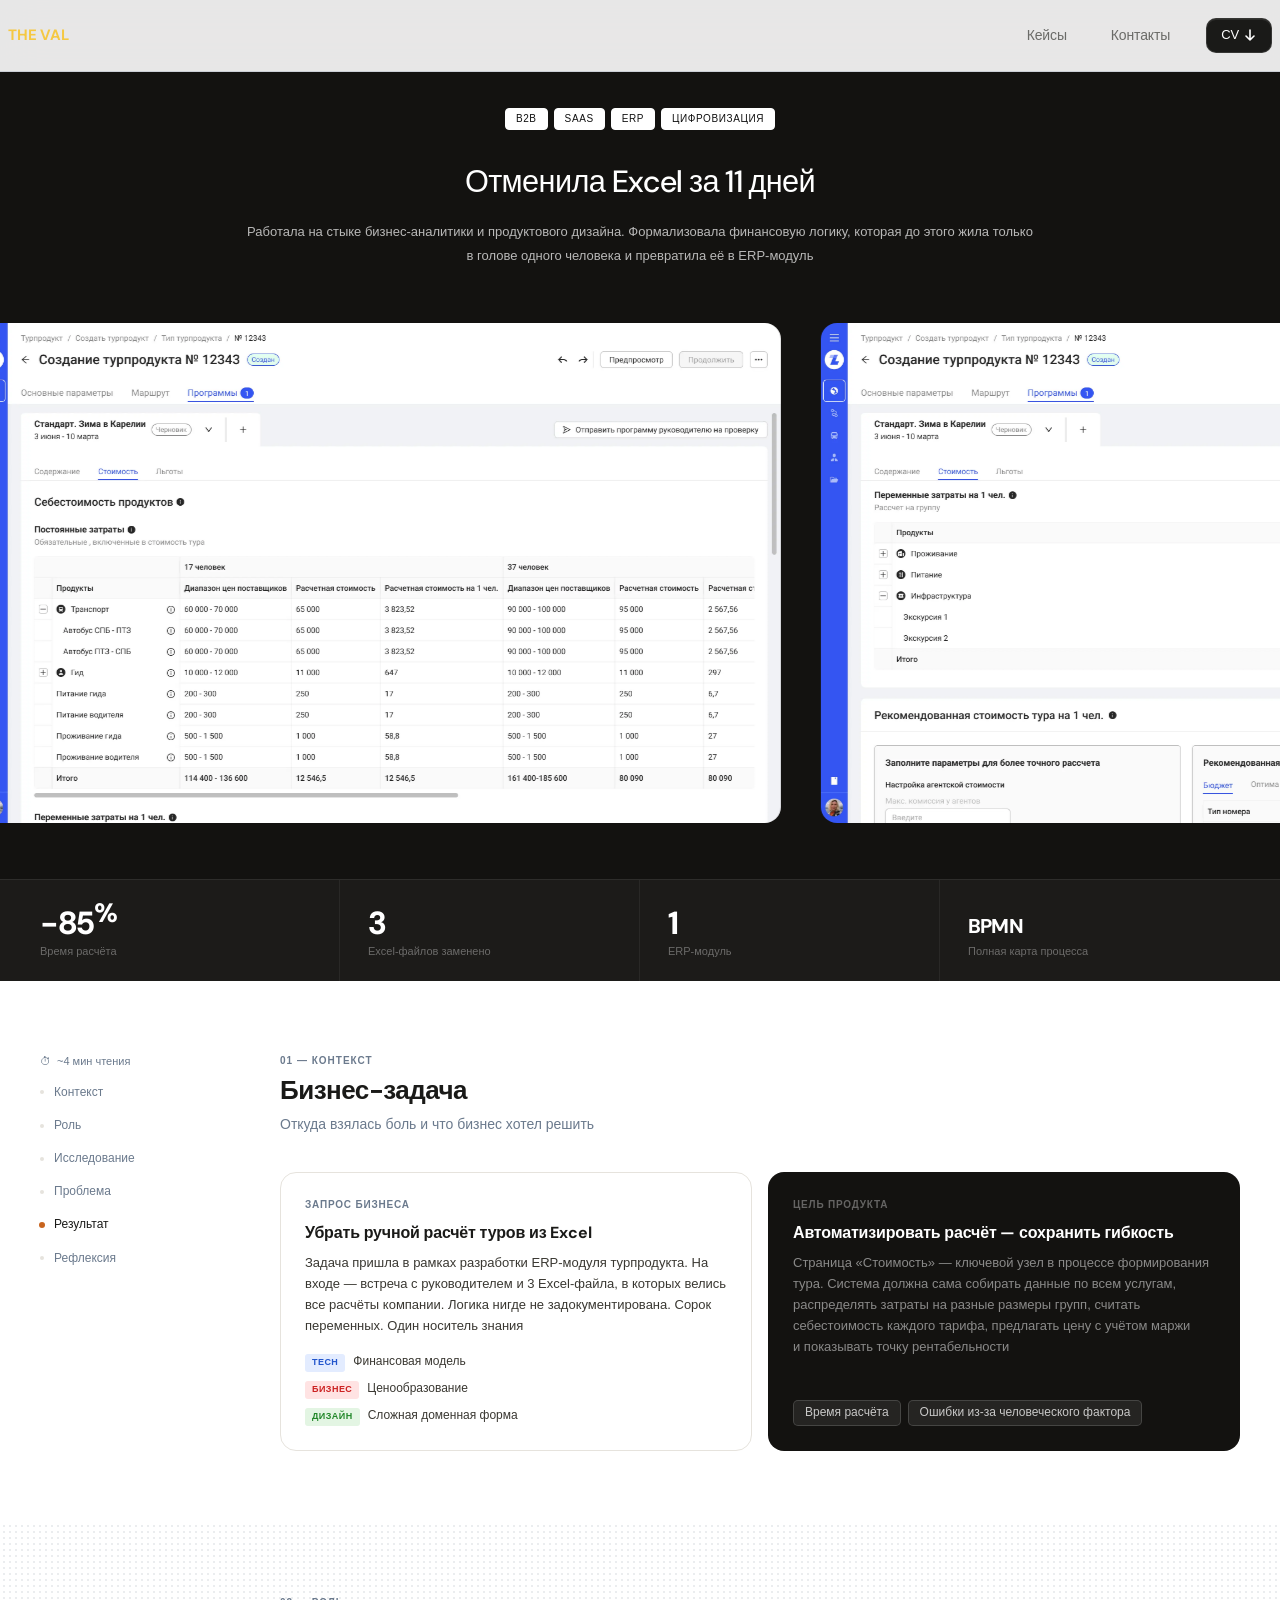
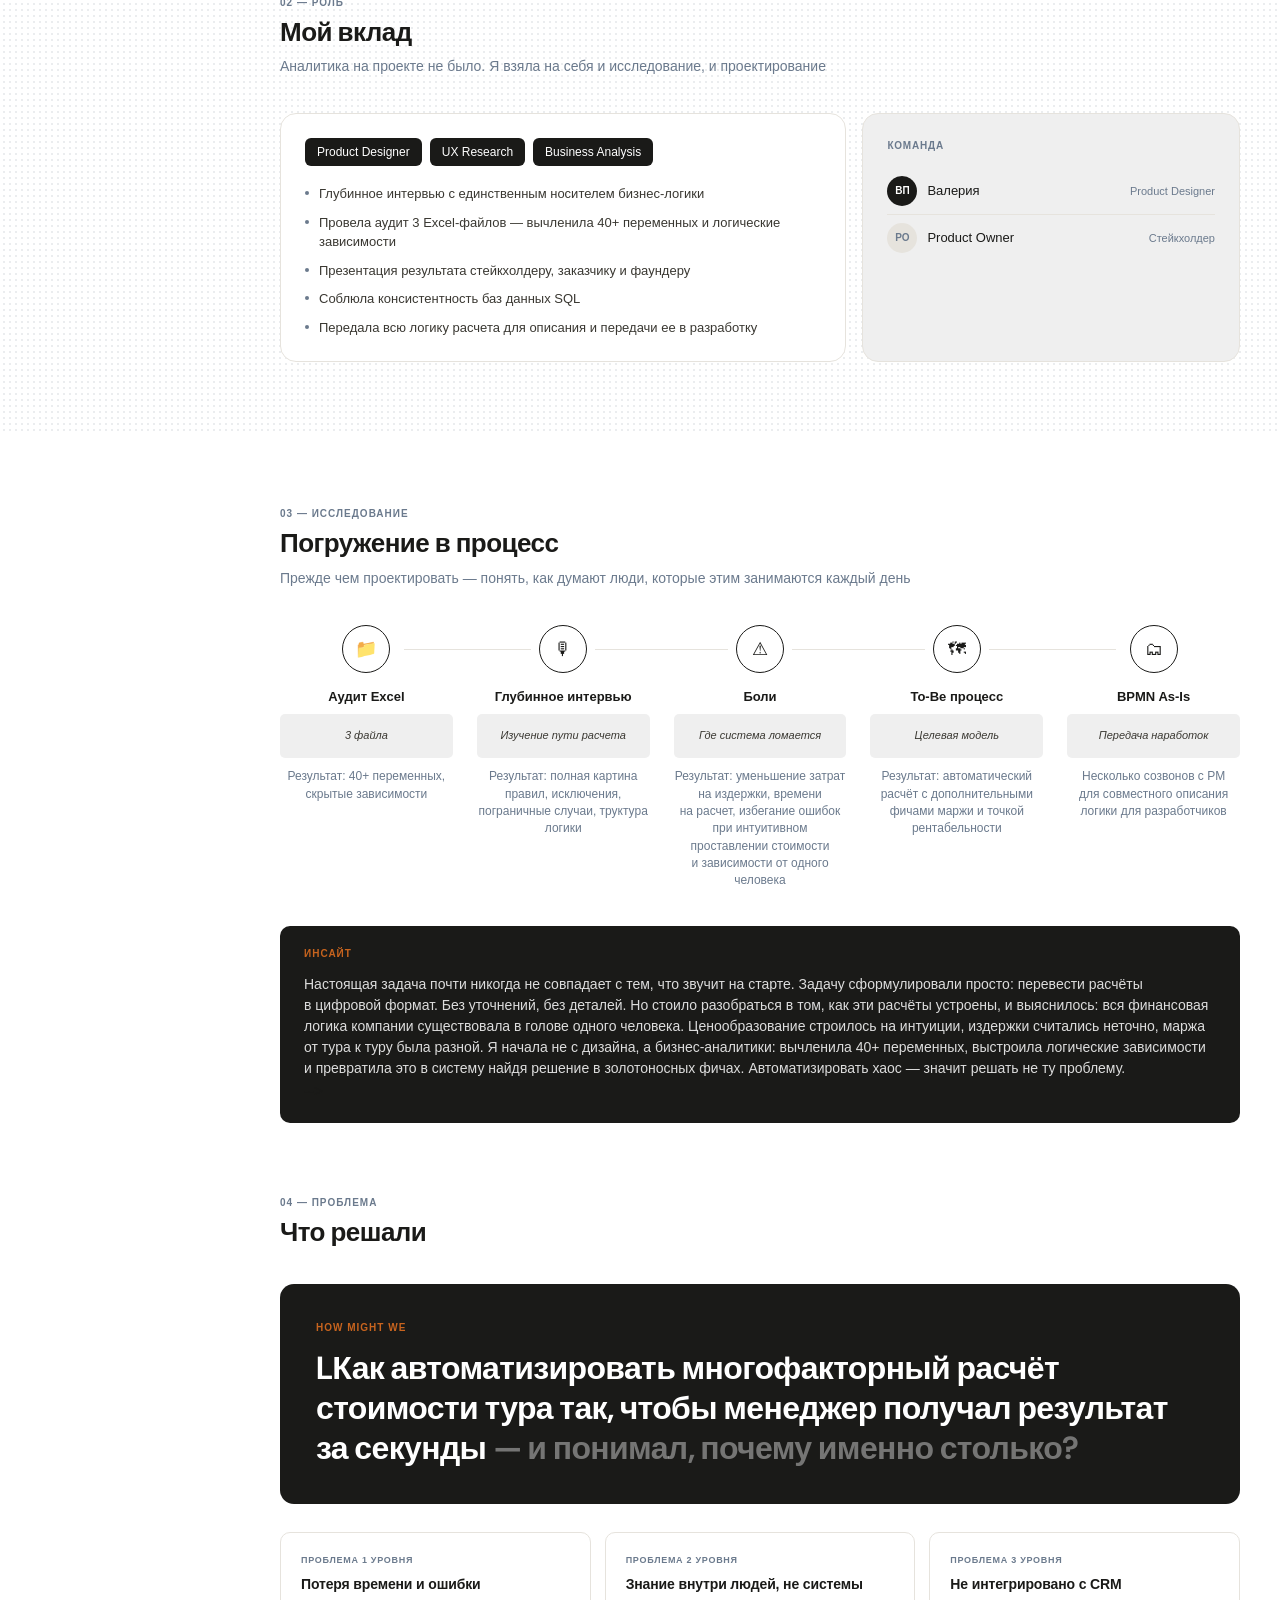
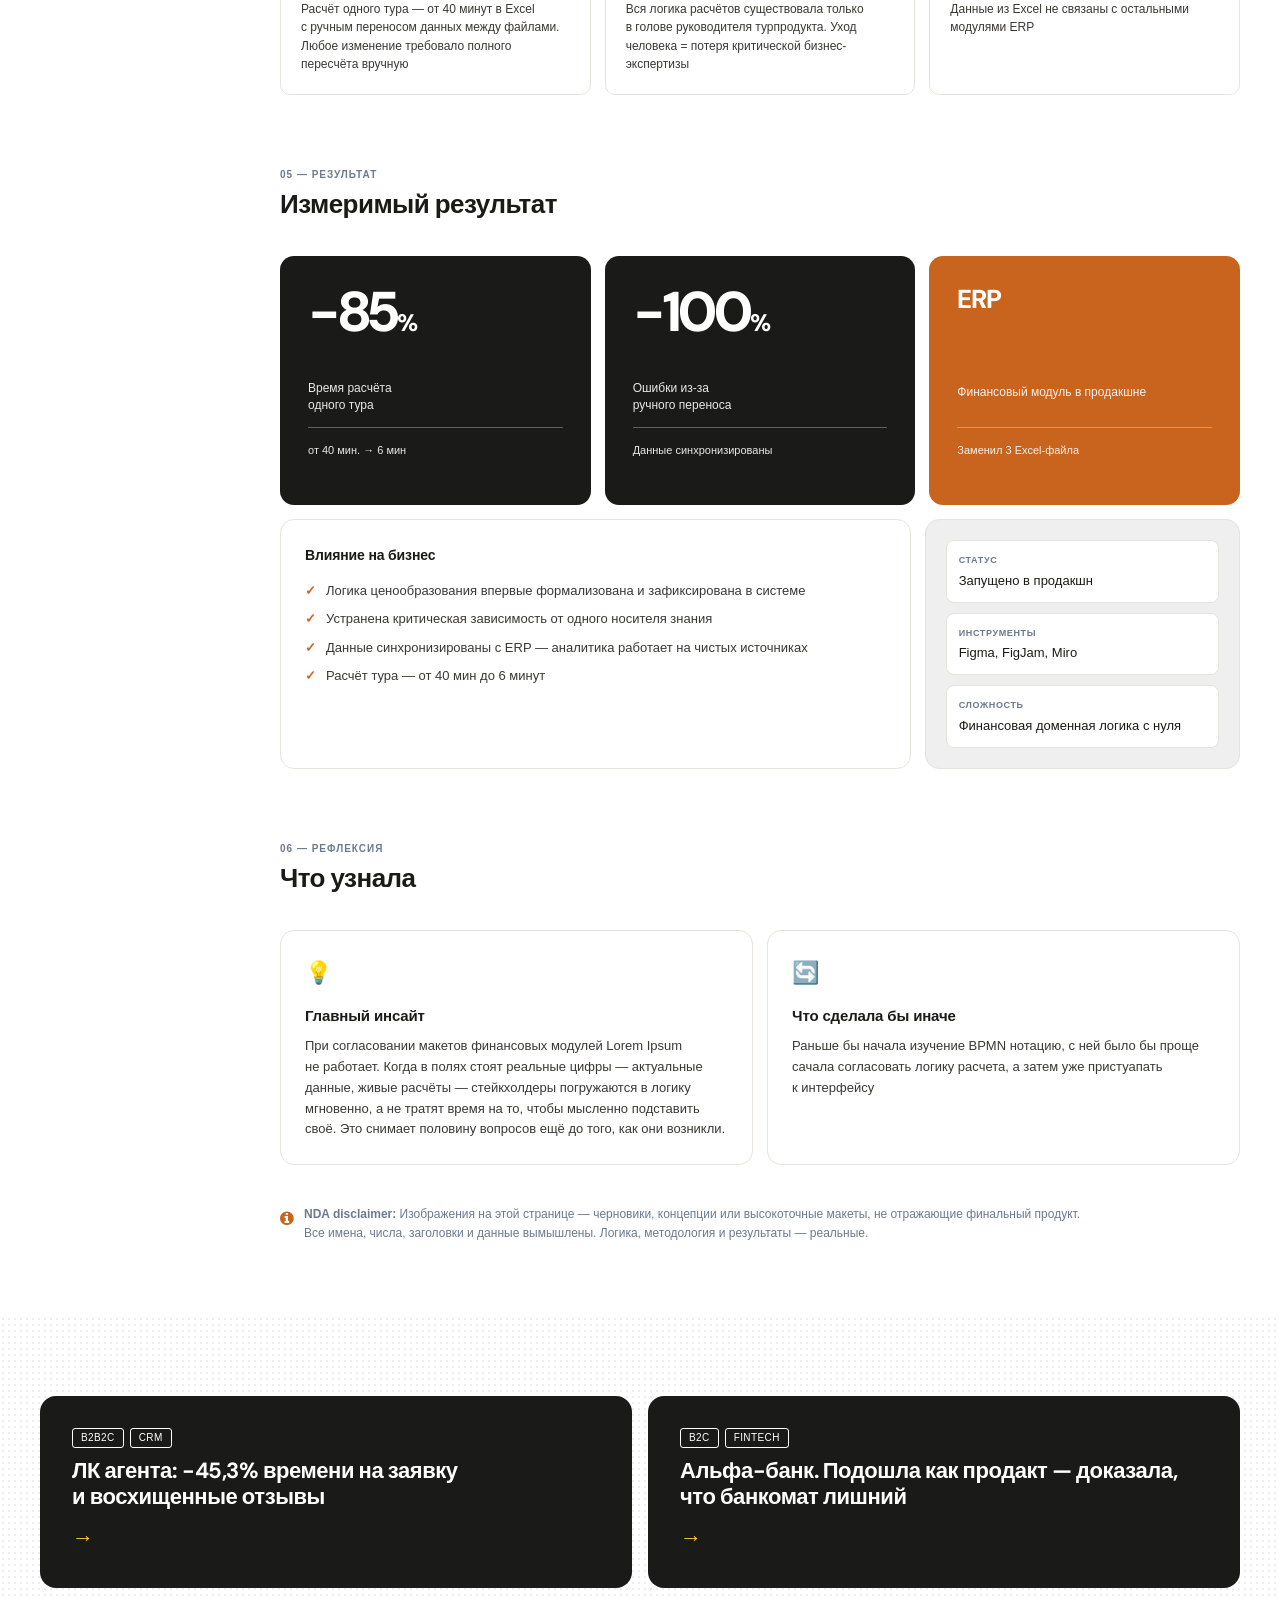
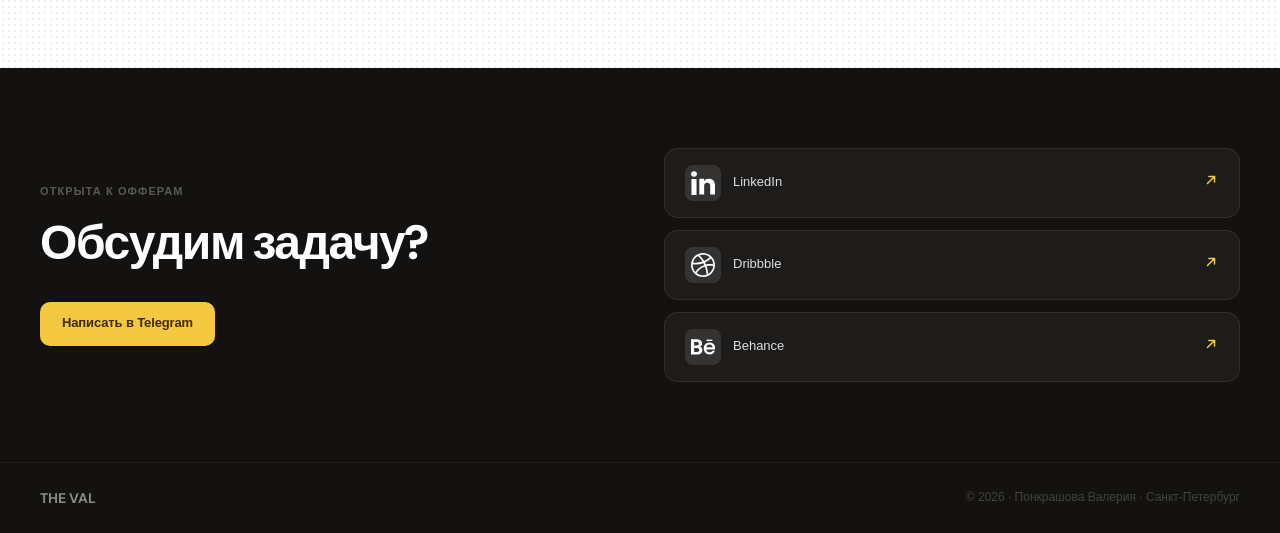
<file: b2e.html>
<!DOCTYPE html>
<html lang="ru">
<head>

<!-- Yandex.Metrika counter -->
<script type="text/javascript">
    (function(m,e,t,r,i,k,a){
        m[i]=m[i]||function(){(m[i].a=m[i].a||[]).push(arguments)};
        m[i].l=1*new Date();
        for (var j = 0; j < document.scripts.length; j++) {if (document.scripts[j].src === r) { return; }}
        k=e.createElement(t),a=e.getElementsByTagName(t)[0],k.async=1,k.src=r,a.parentNode.insertBefore(k,a)
    })(window, document,'script','https://mc.yandex.ru/metrika/tag.js?id=108421298', 'ym');

    ym(108421298, 'init', {ssr:true, webvisor:true, clickmap:true, ecommerce:"dataLayer", referrer: document.referrer, url: location.href, accurateTrackBounce:true, trackLinks:true});
</script>
<noscript><div><img src="https://mc.yandex.ru/watch/108421298" style="position:absolute; left:-9999px;" alt="" /></div></noscript>
<!-- /Yandex.Metrika counter -->
  
<meta charset="UTF-8">
<meta name="viewport" content="width=device-width, initial-scale=1.0">
<title>Кейс 02 — Отменила Excel за 11 дней · Валерия Понкрашова</title>
<meta name="description" content="Ручной Excel-расчёт туров → автоматизированная финмодель. −85% времени расчёта. B2E ERP, Турпродукт.">
<link rel="preconnect" href="https://fonts.googleapis.com">
<link href="https://fonts.googleapis.com/css2?family=Syne:wght@700;800&family=DM+Sans:opsz,wght@9..40,300;9..40,400;9..40,500&display=swap" rel="stylesheet">
<link rel="stylesheet" href="styles/design-system.css">
<link rel="stylesheet" href="styles/animations.css">
<link rel="stylesheet" href="style.css">
<link rel="stylesheet" href="font-awesome-4.7.0/css/font-awesome.min.css">
</head>
<body>

<div id="rp"></div>

<!-- NAV -->
<nav class="nav">
  <div class="nav-in">
    <a href="index.html" class="nav-logo">THE VAL</a>
    <div class="nav-links" id="nl">
      <a href="index.html#cases" class="nav-link">Кейсы</a>
      <a href="index.html#how" class="nav-link" style="display:none">Как работаю</a>
      <a href="about.html" class="nav-link" style="display:none">Обо мне</a>
      <a href="#footer" class="nav-link">Контакты</a>
      <a href="assets-cases/resume.pdf.pdf" class="nav-cta" download>
        CV
        <svg width="14" height="14" viewBox="0 0 14 14" fill="none" stroke="currentColor" stroke-width="1.6" stroke-linecap="round" stroke-linejoin="round">
          <path d="M7 2v10M3 8l4 4 4-4"/>
        </svg>
      </a>
    </div>
    <a href="https://t.me/ValeriyaWithLove" target="_blank" class="nav-tg"><svg width="18" height="18" viewBox="0 0 24 24" fill="currentColor"><path d="M12 0C5.373 0 0 5.373 0 12s5.373 12 12 12 12-5.373 12-12S18.627 0 12 0zm5.894 8.221-1.97 9.28c-.145.658-.537.818-1.084.508l-3-2.21-1.447 1.394c-.16.16-.295.295-.605.295l.213-3.053 5.56-5.023c.242-.213-.054-.333-.373-.12l-6.871 4.326-2.962-.924c-.643-.204-.657-.643.136-.953l11.57-4.461c.537-.194 1.006.131.833.941z"/></svg><span class="hero-tg-brand">Telegram</span></a>
    <button class="hbg" id="hbg" aria-label="Меню"><span></span><span></span><span></span></button>
  </div>
</nav>

<!-- HERO -->
<section class="case-hero">
  <div class="case-hero-inner">
    <div class="case-hero-left">
      <div class="hero-tags">
        <span class="htag">B2B</span>
        <span class="htag">SAAS</span>
        <span class="htag">ERP</span>
        <span class="htag">Цифровизация</span>
      </div>
      <h1 class="hero-h1">
        Отменила Excel за 11 дней
      </h1>
      <div class="hero-tldr">
        <span class="hero-tldr-text">Работала на стыке бизнес-аналитики и продуктового дизайна. Формализовала финансовую логику, которая до этого жила только в голове одного человека и превратила её в ERP-модуль</span>
      </div>
    </div>
  </div>
  <div class="case-hero-preview">
    <div class="case-hero-preview__track">
      <img src="media/b2e/case-b2e-1.webp" alt="" style="height:500px;width:auto;border-radius:16px;flex-shrink:0;">
      <img src="media/b2e/case-b2e-2.webp" alt="" style="height:500px;width:auto;border-radius:16px;flex-shrink:0;">
      <img src="media/b2e/case-b2e-3.webp" alt="" style="height:500px;width:auto;border-radius:16px;flex-shrink:0;">
      <img src="media/b2e/case-b2e-4.webp" alt="" style="height:500px;width:auto;border-radius:16px;flex-shrink:0;">
      <img src="media/b2e/case-b2e-5.webp" alt="" style="height:500px;width:auto;border-radius:16px;flex-shrink:0;">
      <img src="media/b2e/case-b2e-6.webp" alt="" style="height:500px;width:auto;border-radius:16px;flex-shrink:0;">
    </div>
  </div>
  <div class="stats-bar">
    <div class="stats-bar-inner">
      <div class="stat-cell"><div class="stat-n">−85<sup>%</sup></div><div class="stat-l">Время расчёта</div></div>
      <div class="stat-cell"><div class="stat-n">3</div><div class="stat-l">Excel-файлов заменено</div></div>
      <div class="stat-cell"><div class="stat-n">1</div><div class="stat-l">ERP-модуль</div></div>
      <div class="stat-cell"><div class="stat-n" style="font-size:20px;line-height:1.3">BPMN</div><div class="stat-l">Полная карта процесса</div></div>
    </div>
  </div>
</section>


<!-- PAGE LAYOUT -->
<div class="page-wrap">

  <!-- SIDE NAV -->
  <div class="side-time">~4 мин чтения</div>
  <div class="side-col">
    <aside class="side-nav">
      <ul class="side-nav-list">
        <li class="side-nav-item"><a href="#context"    data-sec="context">Контекст</a></li>
        <li class="side-nav-item"><a href="#role"       data-sec="role">Роль</a></li>
        <li class="side-nav-item"><a href="#research"   data-sec="research">Исследование</a></li>
        <li class="side-nav-item"><a href="#problem"    data-sec="problem">Проблема</a></li>
        <li class="side-nav-item" style="display:none"><a href="#screens"    data-sec="screens">Решения</a></li>
        <li class="side-nav-item"><a href="#results"    data-sec="results">Результат</a></li>
        <li class="side-nav-item"><a href="#reflection" data-sec="reflection">Рефлексия</a></li>
      </ul>
    </aside>
  </div>

  <!-- MAIN -->
  <main class="main-content">

    <!-- CONTEXT -->
    <section class="sec" id="context">
      <div class="sec-head">
        <span class="sec-label">01 — Контекст</span>
        <h2 class="sec-title">Бизнес-задача</h2>
        <p class="sec-sub">Откуда взялась боль и что бизнес хотел решить</p>
      </div>
      <div class="ctx-grid rv">
        <div class="ctx-card">
          <span class="ctx-card-label">Запрос бизнеса</span>
          <h3 class="ctx-card-title">Убрать ручной расчёт туров из Excel</h3>
          <p>Задача пришла в рамках разработки ERP-модуля турпродукта. На входе — встреча с руководителем и 3 Excel-файла, в которых велись все расчёты компании. Логика нигде не задокументирована. Сорок переменных. Один носитель знания</p>
          <div class="constraints">
            <div class="cst"><span class="cst-badge b-tech">Tech</span><span>Финансовая модель</span></div>
            <div class="cst"><span class="cst-badge b-biz">Бизнес</span><span>Ценообразование</span></div>
            <div class="cst"><span class="cst-badge b-ux">Дизайн</span><span>Сложная доменная форма</span></div>
          </div>
        </div>
        <div class="ctx-card dark">
          <span class="ctx-card-label">Цель продукта</span>
          <h3 class="ctx-card-title">Автоматизировать расчёт — сохранить гибкость</h3>
          <p>Страница «Стоимость» — ключевой узел в процессе формирования тура. Система должна сама собирать данные по всем услугам, распределять затраты на разные размеры групп, считать себестоимость каждого тарифа, предлагать цену с учётом маржи и показывать точку рентабельности</p>
          <div class="metrics-cloud">
            <span class="mc">Время расчёта</span><span class="mc">Ошибки из-за человеческого фактора</span>
          </div>
        </div>
      </div>
    </section>

    <!-- ROLE -->
    <section class="sec" id="role">
      <div class="sec-head">
        <span class="sec-label">02 — Роль</span>
        <h2 class="sec-title">Мой вклад</h2>
        <p class="sec-sub">Аналитика на проекте не было. Я взяла на себя и исследование, и проектирование</p>

      </div>
      <div class="role-layout rv">
        <div class="role-card">
          <div class="role-chips">
            <span class="chip chip-dark">Product Designer</span>
            <span class="chip chip-dark">UX Research</span>
            <span class="chip chip-dark">Business Analysis</span>
          </div>
          <ul class="role-list">
            <li>Глубинное интервью с единственным носителем бизнес-логики</li>
            <li>Провела аудит 3 Excel-файлов — вычленила 40+ переменных и логические зависимости</li>
            <li>Презентация результата стейкхолдеру, заказчику и фаундеру</li>
            <li>Соблюла консистентность баз данных SQL</li>
            <li>Передала всю логику расчета для описания и передачи ее в разработку</li>
          </ul>
        </div>
        <div class="team-card">
          <div class="team-lbl">Команда</div>
          <div class="tm"><div class="av me">ВП</div><span class="tm-name">Валерия</span><span class="tm-role">Product Designer</span></div>
          <div class="tm"><div class="av">PO</div><span class="tm-name">Product Owner</span><span class="tm-role">Стейкхолдер</span></div>
        </div>
      </div>
    </section>

    <!-- RESEARCH -->
    <section class="sec" id="research">
      <div class="sec-head">
        <span class="sec-label">03 — Исследование</span>
        <h2 class="sec-title">Погружение в процесс</h2>
        <p class="sec-sub">Прежде чем проектировать — понять, как думают люди, которые этим занимаются каждый день</p>
      </div>
      <div class="research-flow rv">
        <div class="rf-item">
          <div class="rf-icon">📁</div>
          <div class="rf-title">Аудит Excel</div>
          <div class="rf-result">3 файла</div>
          <div class="rf-text">Результат: 40+ переменных, скрытые зависимости</div>
        </div>
        <div class="rf-item">
          <div class="rf-icon">🎙</div>
          <div class="rf-title">Глубинное интервью</div>
          <div class="rf-result">Изучение пути расчета</div>
          <div class="rf-text">Результат: полная картина правил, исключения, пограничные случаи, труктура логики</div>
        </div>
        <div class="rf-item">
          <div class="rf-icon">⚠</div>
          <div class="rf-title">Боли</div>
          <div class="rf-result">Где система ломается</div>
          <div class="rf-text">Результат: уменьшение затрат на издержки, времени на расчет, избегание ошибок при интуитивном проставлении стоимости и зависимости от одного человека</div>
        </div>
        <div class="rf-item">
          <div class="rf-icon">🗺</div>
          <div class="rf-title">To-Be процесс</div>
          <div class="rf-result">Целевая модель</div>
          <div class="rf-text">Результат: автоматический расчёт с дополнительными фичами маржи и точкой рентабельности</div>
        </div>
        <div class="rf-item">
          <div class="rf-icon">🗂</div>
          <div class="rf-title">BPMN As-Is</div>
          <div class="rf-result">Передача наработок</div>
          <div class="rf-text">Несколько созвонов с PM для совместного описания логики для разработчиков</div>
        </div>

      </div>
      <div class="insight-strip rv">
        <span class="is-label">Инсайт</span>
        <span class="is-text">Настоящая задача почти никогда не совпадает с тем, что звучит на старте. Задачу сформулировали просто: перевести расчёты в цифровой формат. Без уточнений, без деталей. Но стоило разобраться в том, как эти расчёты устроены, и выяснилось: вся финансовая логика компании существовала в голове одного человека. Ценообразование строилось на интуиции, издержки считались неточно, маржа от тура к туру была разной. Я начала не с дизайна, а бизнес-аналитики: вычленила 40+ переменных, выстроила логические зависимости и превратила это в систему найдя решение в золотоносных фичах. Автоматизировать хаос — значит решать не ту проблему.</span> -->
      </div>
    </section>

    <!-- PROBLEM -->
    <section class="sec" id="problem">
      <div class="sec-head">
        <span class="sec-label">04 — Проблема</span>
        <h2 class="sec-title">Что решали</h2>
      </div>
      <div class="hmw rv">
        <span class="hmw-lbl">How Might We</span>
        <p class="hmw-q">LКак автоматизировать многофакторный расчёт стоимости тура так, чтобы менеджер получал результат за секунды <em>— и понимал, почему именно столько?</em></p>
      </div>
      <div class="problem-cols rv">
        <div class="pc">
          <div class="pc-lv">Проблема 1 уровня</div>
          <div class="pc-title">Потеря времени и ошибки</div>
          <div class="pc-text">Расчёт одного тура — от 40 минут в Excel с ручным переносом данных между файлами. Любое изменение требовало полного пересчёта вручную</div>
        </div>
        <div class="pc">
          <div class="pc-lv">Проблема 2 уровня</div>
          <div class="pc-title">Знание внутри людей, не системы</div>
          <div class="pc-text">Вся логика расчётов существовала только в голове руководителя турпродукта. Уход человека = потеря критической бизнес-экспертизы</div>
        </div>
        <div class="pc">
          <div class="pc-lv">Проблема 3 уровня</div>
          <div class="pc-title">Не интегрировано с CRM</div>
          <div class="pc-text">Данные из Excel не связаны с остальными модулями ERP</div>
        </div>
      </div>
    </section>

    <!-- PROCESS -->

    <!-- SCREENS -->
    <section class="sec" id="screens" style="display:none">
      <div class="sec-head">
        <span class="sec-label">06 — Дизайн-решения</span>
        <h2 class="sec-title">Ключевые экраны</h2>
        <p class="sec-sub">Главные решения финансового модуля с обоснованием</p>
      </div>
      <div class="screens-grid rv">
        <div class="screen-slot dark">
          <div class="screen-top">
            <div class="screen-dots"><div class="sdot sd1"></div><div class="sdot sd2"></div><div class="sdot sd3"></div></div>
            <div class="screen-label-bar">Финансовый калькулятор</div>
          </div>
          <div class="screen-body screen-body-tall">
            <div class="screen-ph">Главный экран<br>финмодели ERP<br>(Figma → PNG/WebP)</div>
          </div>
          <div class="screen-caption">🧮 Единый экран расчёта: все параметры тура видны одновременно — стоимость пересчитывается автоматически</div>
        </div>
        <div class="screen-slot">
          <div class="screen-top">
            <div class="screen-dots"><div class="sdot sd1"></div><div class="sdot sd2"></div><div class="sdot sd3"></div></div>
            <div class="screen-label-bar">BPMN As-Is vs To-Be</div>
          </div>
          <div class="screen-body screen-body-tall">
            <div class="screen-ph">Сравнение процессов:<br>17 шагов → 5 шагов<br>(BPMN схема)</div>
          </div>
          <div class="screen-caption">⬇ 17 шагов → 5 шагов: убрали ручные переносы и дублирование данных</div>
        </div>
      </div>
      <div class="screens-row rv">
        <div class="screen-slot">
          <div class="screen-top">
            <div class="screen-dots"><div class="sdot sd1"></div><div class="sdot sd2"></div><div class="sdot sd3"></div></div>
            <div class="screen-label-bar">Список расчётов</div>
          </div>
          <div class="screen-body">
            <div class="screen-ph">Дашборд менеджера:<br>все активные расчёты<br>и статусы</div>
          </div>
          <div class="screen-caption">📋 История расчётов с фильтрами — менеджер находит нужное за 1 клик</div>
        </div>
        <div class="screen-slot">
          <div class="screen-top">
            <div class="screen-dots"><div class="sdot sd1"></div><div class="sdot sd2"></div><div class="sdot sd3"></div></div>
            <div class="screen-label-bar">Интеграция с CRM</div>
          </div>
          <div class="screen-body">
            <div class="screen-ph">Передача расчёта<br>в сделку CRM:<br>один клик</div>
          </div>
          <div class="screen-caption">🔗 Расчёт прикрепляется к сделке в CRM автоматически — никаких копирований</div>
        </div>
      </div>
    </section>

    <!-- RESULTS -->
    <section class="sec" id="results">
      <div class="sec-head">
        <span class="sec-label">05 — Результат</span>
        <h2 class="sec-title">Измеримый результат</h2>
      </div>
      <div class="results-nums rv">
        <div class="rn">
          <div class="rn-head">
            <div class="rn-num">−85<small>%</small></div>
            <div class="rn-label">Время расчёта<br>одного тура</div>
          </div>
          <div class="rn-ctx">от 40 мин. → 6 мин</div>
        </div>
        <div class="rn">
          <div class="rn-head">
            <div class="rn-num">−100<small>%</small></div>
            <div class="rn-label">Ошибки из-за<br>ручного переноса</div>
          </div>
          <div class="rn-ctx">Данные синхронизированы</div>
        </div>
        <div class="rn" style="background:var(--accent)">
          <div class="rn-head">
            <div class="rn-num" style="font-size:26px;line-height:1.2;margin-bottom:10px">ERP</div>
            <div class="rn-label" style="color:rgba(255,255,255,.9)">Финансовый модуль в продакшне</div>
          </div>
          <div class="rn-ctx" style="color:rgba(255,255,255,.9)">Заменил 3 Excel-файла</div>
        </div>
      </div>
      <div class="results-impact rv">
        <div class="ri-card">
          <div class="ri-title">Влияние на бизнес</div>
          <ul class="ri-list">
            <li>Логика ценообразования впервые формализована и зафиксирована в системе</li>
            <li>Устранена критическая зависимость от одного носителя знания</li>
            <li>Данные синхронизированы с ERP — аналитика работает на чистых источниках</li>
            <li>Расчёт тура — от 40 мин до 6 минут</li>
          </ul>
        </div>
        <div class="ri-qual">
          <div class="rq"><div class="rq-l">Статус</div><div class="rq-v">Запущено в продакшн</div></div>
          <div class="rq"><div class="rq-l">Инструменты</div><div class="rq-v">Figma, FigJam, Miro</div></div>
          <div class="rq"><div class="rq-l">Сложность</div><div class="rq-v">Финансовая доменная логика с нуля</div></div>
        </div>
      </div>
    </section>

    <!-- REFLECTION -->
    <section class="sec" id="reflection">
      <div class="sec-head">
        <span class="sec-label">06 — Рефлексия</span>
        <h2 class="sec-title">Что узнала</h2>
      </div>
      <div class="refl-grid rv">
        <div class="refl-card">
          <span class="refl-icon">💡</span>
          <div class="refl-title">Главный инсайт</div>
          <div class="refl-text">При согласовании макетов финансовых модулей Lorem Ipsum не работает. Когда в полях стоят реальные цифры — актуальные данные, живые расчёты — стейкхолдеры погружаются в логику мгновенно, а не тратят время на то, чтобы мысленно подставить своё. Это снимает половину вопросов ещё до того, как они возникли. </div>
        </div>
        <div class="refl-card">
          <span class="refl-icon">🔄</span>
          <div class="refl-title">Что сделала бы иначе</div>
          <div class="refl-text">Раньше бы начала изучение BPMN нотацию, с ней было бы проще сачала согласовать логику расчета, а затем уже пристуапать к интерфейсу</div>
        </div>
      </div>
      <div class="nda-disclaimer" style="margin-top:40px;justify-content:flex-start">
        <span class="nda-icon"><i class="fa fa-info-circle"></i></span>
        <p><strong>NDA disclaimer:</strong> Изображения на этой странице — черновики, концепции или высокоточные макеты, не отражающие финальный продукт.<br>Все имена, числа, заголовки и данные вымышлены. Логика, методология и результаты — реальные.</p>
      </div>
    </section>

  </main>
</div>


<!-- CTA -->
<div class="case-cta dot-pattern">
  <div class="cta-wrap">
    <a href="agent-lk.html" class="next-card">
      <div class="nc-tags"><span class="nc-tag">B2B2C</span><span class="nc-tag">CRM</span></div>
      <div class="nc-title">ЛК агента: −45,3% времени на заявку и восхищенные отзывы</div>
      <div class="nc-arr">→</div>
    </a>
    <a href="mobile.html" class="next-card">
      <div class="nc-tags"><span class="nc-tag">B2C</span><span class="nc-tag">FinTech</span></div>
      <div class="nc-title">Альфа-банк. Подошла как продакт — доказала, что банкомат лишний</div>
      <div class="nc-arr">→</div>
    </a>
  </div>
</div>

<!-- CONTACTS -->
<section class="contacts" id="contacts">
  <div class="contacts-inner">
    <div class="contacts-left">
      <div class="c-label">Открыта к офферам</div>
      <h2 class="c-title">Обсудим задачу?</h2>
      <a href="https://t.me/ValeriyaWithLove" target="_blank" class="c-btn">Написать в Telegram</a>
    </div>
    <div class="contacts-right">
      <a href="https://t.me/ValeriyaWithLove" target="_blank" class="c-link" style="display:none">
        <span class="c-link-ico"><svg width="18" height="18" viewBox="0 0 24 24" fill="currentColor"><path d="M12 0C5.373 0 0 5.373 0 12s5.373 12 12 12 12-5.373 12-12S18.627 0 12 0zm5.894 8.221-1.97 9.28c-.145.658-.537.818-1.084.508l-3-2.21-1.447 1.394c-.16.16-.295.295-.605.295l.213-3.053 5.56-5.023c.242-.213-.054-.333-.373-.12l-6.871 4.326-2.962-.924c-.643-.204-.657-.643.136-.953l11.57-4.461c.537-.194 1.006.131.833.941z"/></svg></span>
        <span class="c-link-name">Telegram</span>
        <span class="c-link-val"><svg width="16" height="16" viewBox="0 0 16 16" fill="none"><path d="M3 8h10M9 4l4 4-4 4" stroke="#f5c842" stroke-width="1.5" stroke-linecap="round" stroke-linejoin="round" transform="rotate(-45 8 8)"/></svg></span>
      </a>
      <a href="https://linkedin.com/in/valeriiapon" target="_blank" class="c-link">
        <span class="c-link-ico"><img src="media/icon/lcon-linkedin.svg" width="24" height="24"></span>
        <span class="c-link-name">LinkedIn</span>
        <span class="c-link-val"><svg width="16" height="16" viewBox="0 0 16 16" fill="none"><path d="M3 8h10M9 4l4 4-4 4" stroke="#f5c842" stroke-width="1.5" stroke-linecap="round" stroke-linejoin="round" transform="rotate(-45 8 8)"/></svg></span>
      </a>
      <a href="https://dribbble.com/lerchikper13" target="_blank" class="c-link">
        <span class="c-link-ico"><img src="media/icon/icon-dreeeble.svg" width="24" height="24"></span>
        <span class="c-link-name">Dribbble</span>
        <span class="c-link-val"><svg width="16" height="16" viewBox="0 0 16 16" fill="none"><path d="M3 8h10M9 4l4 4-4 4" stroke="#f5c842" stroke-width="1.5" stroke-linecap="round" stroke-linejoin="round" transform="rotate(-45 8 8)"/></svg></span>
      </a>
      <a href="https://behance.net/ponkrasova840e" target="_blank" class="c-link">
        <span class="c-link-ico"><img src="media/icon/icon-be.svg" width="24" height="24"></span>
        <span class="c-link-name">Behance</span>
        <span class="c-link-val"><svg width="16" height="16" viewBox="0 0 16 16" fill="none"><path d="M3 8h10M9 4l4 4-4 4" stroke="#f5c842" stroke-width="1.5" stroke-linecap="round" stroke-linejoin="round" transform="rotate(-45 8 8)"/></svg></span>
      </a>
    </div>
  </div>
</section>

<!-- FOOTER -->
<footer class="footer" id="footer">
  <div class="footer-inner">
    <span class="foot-logo">THE VAL</span>
    <span class="foot-copy">© 2026 · Понкрашова Валерия · Санкт-Петербург</span>
  </div>
</footer>

<script src="js/nav.js"></script>
<script src="js/preview-scroll.js"></script>
</body>
</html>
</file>
<file: styles/design-system.css>
/*
 * THE VAL — Unified Design System
 * ═══════════════════════════════════════════════════
 *  Shared tokens, reset, layout, nav, footer, contacts,
 *  case-card grid, overlay/modal, and case-page chrome.
 *  Page-specific sections live in each HTML <style> block.
 * ═══════════════════════════════════════════════════
 */


/* ─── 1. TOKENS ──────────────────────────────────── */
:root {
  /* Brand */
  --y:        #F5C842;
  --y-bg:     #FDFBF0;
  --y-dark:   #3D2800;
  --accent:   #c8641e;
  --accent-bg: rgba(200,100,30,.10);

  /* Neutrals */
  --black:  #0D0D0C;
  --ink:    #0e0d0b;
  --ink2:   #3a3832;
  --g700:   #2D3748;
  --g500:   #6B7A8D;
  --muted:  #6b7a8d;
  --g200:   #DDE3EA;
  --border: #e6e3dd;
  --surf:   #f4f2ee;
  --g50:    #F7F9FB;
  --white:  #FFFFFF;
  --dark:   #131210;

  /* Borders */
  --bd:  rgba(100,120,150,.12);
  --bd2: rgba(100,120,150,.18);

  /* Brand color */
  --telegram: #2AABEE;

  /* Typography */
  --sans:    -apple-system, BlinkMacSystemFont, 'Helvetica Neue', 'DM Sans', sans-serif;
  --display: var(--sans);
  --font:    var(--sans);

  --text-xs:      11px;
  --text-sm:      12px;
  --text-base:    13px;
  --text-md:      14px;
  --text-lg:      15px;
  --text-xl:      17px;
  --text-2xl:     18px;
  --text-display: clamp(24px,2.4vw,34px);
  --text-section: clamp(26px,3.8vw,40px);
  --text-hero:    clamp(32px,5vw,56px);

  /* Spacing */
  --sp1:  4px;  --sp2:  8px;  --sp3:  12px; --sp4:  16px;
  --sp5:  20px; --sp6:  24px; --sp8:  32px; --sp10: 40px;
  --sp12: 48px; --sp16: 64px; --sp20: 80px;
  /* legacy aliases */
  --space-1:  4px;  --space-2:  8px;  --space-3:  12px; --space-4:  16px;
  --space-5:  20px; --space-6:  24px; --space-8:  32px; --space-10: 40px;
  --space-12: 48px; --space-16: 64px; --space-20: 80px; --space-22: 88px;

  /* Radius */
  --r-sm:   8px;  --r-btn: 10px; --r-md:   14px;
  --r-card: 16px; --r-xl:  20px; --r-full: 9999px;

  /* Motion */
  --ease:           cubic-bezier(.4,0,.2,1);
  --ease-reveal:    cubic-bezier(.76,0,.24,1);
  --dur-fast:  .12s; --dur-base: .15s;
  --dur-slow:  .4s;  --dur-panel: .55s;
  /* legacy */
  --duration-fast: .12s; --duration-base: .15s;
  --duration-slow: .4s;  --duration-panel: .55s;

  /* Layout */
  --container:  1160px;
  --nav-h:      56px;
  --section-py: 88px;
}


/* ─── 2. RESET & BASE ───────────────────────────── */
*, *::before, *::after { box-sizing: border-box; margin: 0; padding: 0; }

html {
  scroll-behavior: smooth;
  scroll-padding-top: var(--nav-h);
}

body {
  font-family: var(--sans);
  background: var(--white);
  color: var(--ink);
  -webkit-font-smoothing: antialiased;
  font-size: 15px;
  line-height: 1.6;
}

a  { color: inherit; text-decoration: none; }
button { cursor: pointer; font-family: inherit; border: none; background: none; }


/* ─── 3. LAYOUT ─────────────────────────────────── */
.w {
  max-width: var(--container);
  margin: 0 auto;
  padding: 0 var(--sp10);
  position: relative;
  z-index: 1;
}

section { padding: var(--section-py) 0; }


/* ─── 4. NAVIGATION ─────────────────────────────── */
.nav {
  position: fixed; top: 0; left: 0; right: 0;
  z-index: 200; height: var(--nav-h);
  display: flex; align-items: center;
  background: rgba(249,247,243,.94);
  backdrop-filter: saturate(180%) blur(20px);
  -webkit-backdrop-filter: saturate(180%) blur(20px);
  border-bottom: 1px solid var(--border);
  transition: box-shadow var(--dur-base);
}
.nav.scrolled { box-shadow: 0 2px 16px rgba(14,13,11,.06); }

.nav-in {
  max-width: var(--container); width: 100%;
  margin: 0 auto; padding: 0 var(--sp10);
  display: flex; align-items: center; justify-content: space-between;
}

/* Logo */
.nav-logo {
  font-family: var(--display); font-size: 15px; font-weight: 700;
  color: var(--ink); letter-spacing: -.01em;
  display: flex; align-items: center; gap: var(--sp2);
}
.nav-logo-mark {
  width: 30px; height: 30px; background: var(--ink); color: var(--white);
  border-radius: var(--r-sm); display: flex; align-items: center;
  justify-content: center; font-size: 11px; font-weight: 700;
}
/* Legacy logo style (index.html uses text logo) */
.nav-logo-text { color: var(--y); }

.nav-links {
  display: flex; align-items: center; gap: var(--sp5);
}

.nav-link {
  font-size: var(--text-md); font-weight: 400; color: #6B6B68;
  letter-spacing: -.01em; padding: 5px var(--sp3);
  border-radius: var(--r-sm); line-height: 1.4;
  transition: background var(--dur-fast), color var(--dur-fast);
}
.nav-link:hover  { background: var(--surf); color: var(--ink); }
.nav-link:active { background: var(--border); color: var(--ink); }

.nav-cta {
  display: inline-flex; align-items: center; gap: var(--sp1);
  padding: 6px 14px; background: var(--ink); color: var(--white);
  font-size: var(--text-base); font-weight: 500;
  border-radius: var(--r-btn); letter-spacing: -.01em;
  border: 1px solid rgba(255,255,255,.12);
  box-shadow: inset 0 1px 0 rgba(255,255,255,.08);
  margin-left: var(--sp1);
  transition: background var(--dur-fast), border-color var(--dur-fast);
}
.nav-cta:hover  { background: #2C2C2A; border-color: rgba(255,255,255,.18); }
.nav-cta:active { background: #111110; transform: scale(.98); }
.nav-cta svg    { flex-shrink: 0; }

/* Hamburger */
.hbg {
  display: none; flex-direction: column; gap: var(--sp1);
  padding: var(--sp1); cursor: pointer;
}
.hbg span {
  display: block; width: 20px; height: 1.5px;
  background: var(--black); border-radius: 2px;
  transition: transform .25s var(--ease), opacity .25s;
}
.hbg.open span:nth-child(1) { transform: translateY(5.5px) rotate(45deg); }
.hbg.open span:nth-child(2) { opacity: 0; }
.hbg.open span:nth-child(3) { transform: translateY(-5.5px) rotate(-45deg); }


/* ─── 5. CONTACTS BLOCK ─────────────────────────── */
.contacts {
  background: var(--dark);
  padding: var(--sp20) 0;
  overflow-x: hidden;
}
.contacts-inner {
  max-width: var(--container); margin: 0 auto; padding: 0 var(--sp10);
  display: grid; grid-template-columns: 1fr 1fr; gap: 48px;
  align-items: center;
}
.contacts-left .c-label {
  font-size: var(--text-xs); font-weight: 700; letter-spacing: .1em;
  text-transform: uppercase; color: rgba(255,255,255,.3); margin-bottom: var(--sp4);
}
.contacts-left .c-title {
  font-family: var(--display); font-size: clamp(28px,4vw,48px); font-weight: 800;
  letter-spacing: -.03em; color: #fff; line-height: 1.1; margin-bottom: var(--sp8); white-space: nowrap;
}
.contacts-left .c-sub {
  font-size: var(--text-md); color: rgba(255,255,255,.4); line-height: 1.6;
  max-width: 400px; margin-bottom: var(--sp8);
}
.contacts-left .c-btn {
  display: inline-flex; align-items: center; gap: var(--sp2);
  height: 44px; padding: 0 22px;
  background: var(--y); color: var(--y-dark);
  font-weight: 700; font-size: var(--text-base);
  border-radius: var(--r-btn); letter-spacing: -.01em;
  transition: filter .15s;
}
.contacts-left .c-btn:hover { filter: brightness(1.08); }

.contacts-right { display: flex; flex-direction: column; gap: var(--sp3); padding-top: 0; }
.c-link {
  display: flex; align-items: center; gap: var(--sp3);
  padding: var(--sp4) var(--sp5); border-radius: var(--r-md);
  background: rgb(31 30 28 / 95%); border: 1px solid rgba(255,255,255,.08);
  transition: background .15s, border-color .15s;
}
.c-link:hover { background: rgb(31 30 28 / 100%); border-color: rgba(255,255,255,.15); }
.c-link-ico img { filter: brightness(0) invert(1); }
.c-link-ico {
  width: 36px; height: 36px; border-radius: var(--r-sm);
  background: rgba(255,255,255,.1); display: flex;
  align-items: center; justify-content: center;
  font-size: 16px; flex-shrink: 0;
}
.c-link-name { font-size: var(--text-base); font-weight: 500; color: rgba(255,255,255,.85); }
.c-link-val  { font-size: var(--text-sm); color: rgba(255,255,255,.35); margin-left: auto; }


/* ─── 6. FOOTER ─────────────────────────────────── */
.footer {
  background: var(--dark);
  border-top: 1px solid rgba(255,255,255,.06);
  padding: 24px 0;
}
.footer-inner {
  max-width: var(--container); margin: 0 auto; padding: 0 var(--sp10);
  display: flex; align-items: center; justify-content: space-between;
  flex-wrap: wrap; gap: var(--sp4);
}
.foot-logo {
  font-family: var(--display); font-size: 14px; font-weight: 700;
  color: rgba(255,255,255,.5);
}
.foot-nav { display: flex; gap: var(--sp6); }
.foot-nav a { font-size: var(--text-sm); color: rgba(255,255,255,.3); }
.foot-nav a:hover { color: rgba(255,255,255,.7); }
.foot-copy { font-size: var(--text-sm); color: rgba(255,255,255,.2); }


/* ─── 7. CASE CARDS GRID (index.html) ───────────── */
.cases { background: var(--surf); }
.cases .w { text-align: left; }

.cases-sec-head { margin-bottom: var(--sp8); }
.cases-sec-head h2 {
  font-family: var(--display); font-size: var(--text-section);
  font-weight: 800; letter-spacing: -.03em; color: var(--ink);
  margin-bottom: var(--sp2);
}
.cases-sec-head p { font-size: var(--text-md); color: var(--muted); }

/* Filter bar */
.fbar {
  display: flex; gap: var(--sp2); flex-wrap: wrap;
  margin-bottom: var(--sp6);
}
.ftag {
  height: 28px; padding: 0 12px; border-radius: var(--r-full);
  font-size: var(--text-sm); font-weight: 500; color: var(--muted);
  background: var(--white); border: 1px solid var(--border);
  transition: all var(--dur-fast);
}
.ftag.on, .ftag:hover {
  background: var(--ink); color: var(--white); border-color: var(--ink);
}

/* Grid */
.cgrid {
  display: grid;
  grid-template-columns: repeat(3, 1fr);
  gap: 14px;
}
.cgrid .cc:first-child { grid-column: span 2; }

/* Card */
.cc {
  background: var(--white); border: 1px solid var(--border);
  border-radius: var(--r-card); overflow: hidden;
  cursor: pointer; position: relative;
  transition: transform .2s, box-shadow .2s, border-color .2s;
  user-select: none;
}
.cc.h { display: none; }
.cc:hover {
  transform: translateY(-3px);
  box-shadow: 0 16px 48px rgba(14,13,11,.1);
  border-color: rgba(14,13,11,.15);
}
.cc:hover .cc-hint { opacity: 1; }

/* Card cover */
.cc-img {
  position: relative; overflow: hidden;
  display: flex; align-items: center; justify-content: center;
}
.cc:first-child .cc-img { }

.cc-img-placeholder {
  position: absolute; inset: 0;
  background: #1a1816;
  background-image:
    linear-gradient(rgba(255,255,255,.04) 1px,transparent 1px),
    linear-gradient(90deg,rgba(255,255,255,.04) 1px,transparent 1px);
  background-size: 24px 24px;
}
.cc-img-overlay {
  position: absolute; inset: 0;
  background: linear-gradient(135deg,rgba(14,13,11,.6) 0%,rgba(14,13,11,.2) 100%);
}
.cc-img-tags {
  position: absolute; top: 14px; left: 14px;
  display: flex; gap: 5px; z-index: 2;
}
.ct {
  height: 20px; padding: 0 8px;
  background: rgba(255,255,255,.15); border: 1px solid rgba(255,255,255,.25);
  backdrop-filter: blur(8px); border-radius: 4px;
  font-size: 10px; font-weight: 600; letter-spacing: .05em;
  text-transform: uppercase; color: rgba(255,255,255,.9);
  display: inline-flex; align-items: center;
}
.ct.y { background: var(--accent); border-color: transparent; }

.cc-hint {
  position: absolute; bottom: 14px; right: 14px; z-index: 2;
  height: 28px; padding: 0 10px;
  background: rgba(255,255,255,1); border-radius: 20px;
  border: 1px solid rgba(0,0,0,0.85); backdrop-filter: blur(8px);
  font-size: 11px; font-weight: 600; color: var(--ink);
  display: flex; align-items: center; gap: 5px;
  opacity: 0; transition: opacity .2s;
}
.cc-hint::after { content: '→'; }

/* Card patterns */
.pat-grid  { background-color:#131210; background-image:radial-gradient(rgba(255,255,255,.08) 1px,transparent 1px); background-size:16px 16px; }
.pat-dots  { background-color:#131210; background-image:radial-gradient(rgba(255,255,255,.08) 1px,transparent 1px); background-size:16px 16px; padding: 0 20px; }
.pat-diag  { background-color:#131210; background-image:radial-gradient(rgba(255,255,255,.08) 1px,transparent 1px); background-size:16px 16px; padding: 0 20px; }
.pat-lines { background-color:#131210; background-image:radial-gradient(rgba(255,255,255,.08) 1px,transparent 1px); background-size:16px 16px; }
.pat-cross { background-color:#131210; background-image:radial-gradient(rgba(255,255,255,.08) 1px,transparent 1px); background-size:16px 16px; }

/* Card body */
.cc-body { padding: 18px 20px 20px; }
.cc-nm {
  font-family: var(--display); font-size: 16px; font-weight: 700;
  letter-spacing: -.015em; color: var(--ink); line-height: 1.25;
  margin-bottom: 6px;
}
.cc:first-child .cc-nm { font-size: 20px; }
.cc-num { font-size: 10px; font-weight: 700; letter-spacing: .08em; text-transform: uppercase; color: var(--muted); margin-bottom: 6px; }
.cc-name-row { display: flex; align-items: baseline; gap: var(--sp3); margin-bottom: 6px; }
.cc-m { font-size: 11px; font-weight: 600; color: var(--accent); }
.cc-d { font-size: 12px; color: var(--muted); line-height: 1.55; margin-bottom: 14px; }
.cc-meta { display: flex; align-items: center; gap: 10px; flex-wrap: wrap; }
.cc-role {
  font-size: 11px; font-weight: 500; color: var(--ink2);
  background: var(--surf); border: 1px solid var(--border);
  height: 22px; padding: 0 8px; border-radius: 4px;
  display: inline-flex; align-items: center;
}


/* ─── 8. OVERLAY + MODAL ─────────────────────────── */
.overlay {
  position: fixed; inset: 0;
  background: rgba(14,13,11,.55); backdrop-filter: blur(6px);
  z-index: 900; opacity: 0; pointer-events: none;
  transition: opacity .25s;
}
.overlay.visible { opacity: 1; pointer-events: all; }

.modal {
  position: fixed; top: 50%; left: 50%;
  transform: translate(-50%,-46%) scale(.97);
  z-index: 1000;
  width: min(900px,calc(100vw - 48px));
  max-height: min(88vh,700px);
  background: var(--white); border-radius: var(--r-xl);
  overflow: hidden; display: flex; flex-direction: column;
  box-shadow:
    0 0 0 1px rgba(14,13,11,.08),
    0 32px 80px rgba(14,13,11,.22),
    0 8px 24px rgba(14,13,11,.12);
  opacity: 0; pointer-events: none;
  transition: opacity .28s var(--ease), transform .28s var(--ease);
  will-change: transform, opacity;
}
.modal.open {
  opacity: 1; pointer-events: all;
  transform: translate(-50%,-50%) scale(1);
}
.modal-inner {
  display: grid; grid-template-columns: 340px 1fr;
  flex: 1; overflow: hidden; min-height: 0;
}

/* Modal visual (left) */
.modal-visual {
  position: relative;
  display: flex; flex-direction: column; overflow: hidden;
}
.modal-cover {
  flex: 1; min-height: 0; display: flex;
  align-items: center; justify-content: center; position: relative; overflow: hidden;
}
.modal-cover-inner { position: absolute; inset: 0; display: flex; align-items: center; justify-content: center; }
.modal-device {
  width: 220px; background: rgba(255,255,255,.06);
  border: 1px solid rgba(255,255,255,.12); border-radius: var(--r-md);
  overflow: hidden; box-shadow: 0 20px 60px rgba(0,0,0,.5);
}
.modal-device-bar {
  height: 28px; background: rgba(255,255,255,.06);
  border-bottom: 1px solid rgba(255,255,255,.06);
  display: flex; align-items: center; padding: 0 10px; gap: 4px;
}
.mdot { width: 6px; height: 6px; border-radius: 50%; }
.md1 { background: rgba(255,95,87,.6); }
.md2 { background: rgba(255,189,46,.6); }
.md3 { background: rgba(40,202,65,.6); }
.modal-device-screen {
  height: 240px; display: flex; align-items: center;
  justify-content: center; position: relative;
  background: repeating-linear-gradient(0deg,rgba(255,255,255,.025) 0,rgba(255,255,255,.025) 1px,transparent 1px,transparent 20px);
}
.modal-screen-ph {
  font-size: 10px; font-weight: 600; letter-spacing: .07em;
  text-transform: uppercase; color: rgba(255,255,255,.15);
  text-align: center; padding: 0 16px; line-height: 1.6;
}
.modal-vis-stats {
  padding: 16px 20px; border-top: 1px solid rgba(255,255,255,.07);
  display: grid; grid-template-columns: repeat(3,1fr);
  background: var(--dark);
}
.mvs { text-align: center; padding: 6px 0; border-right: 1px solid rgba(255,255,255,.07); }
.mvs:last-child { border-right: none; }
.mvs-n { font-family: var(--display); font-size: 22px; font-weight: 800; color: #fff; letter-spacing: -.03em; line-height: 1; margin-bottom: 3px; }
.mvs-n.placeholder { font-size: 16px; color: rgba(255,255,255,.3); }
.mvs-l { font-size: 10px; color: rgba(255,255,255,.3); letter-spacing: .02em; }
.kbd-hint {
  font-size: 11px; color: rgba(255,255,255,.3);
  display: flex; gap: 6px; align-items: center; justify-content: center; white-space: nowrap;
  padding: 0 20px; background: transparent;
  position: absolute; bottom: 16px; left: 0; right: 0;
}
kbd {
  display: inline-flex; align-items: center; justify-content: center;
  height: 18px; padding: 0 5px; border-radius: 3px;
  background: rgba(255,255,255,.1); border: 1px solid rgba(255,255,255,.15);
  font-family: var(--sans); font-size: 10px; color: rgba(255,255,255,.5); font-weight: 500;
}

/* Modal content (right) */
.modal-content {
  display: flex; flex-direction: column;
  overflow-y: auto; min-height: 0;
  scrollbar-width: thin; scrollbar-color: var(--border) transparent;
}
.modal-header {
  padding: 24px 28px 0; position: sticky; top: 0;
  background: var(--white); z-index: 5;
  border-bottom: 1px solid transparent;
  transition: border-color .2s, box-shadow .2s;
}
.modal-header.scrolled {
  border-color: var(--border);
  box-shadow: 0 4px 16px rgba(14,13,11,.06);
}
.modal-tags { display: flex; gap: 6px; flex-wrap: wrap; margin-bottom: 14px; }
.mtag {
  height: 22px; padding: 0 9px;
  background: var(--surf); border: 1px solid var(--border);
  border-radius: 5px; font-size: 10px; font-weight: 600;
  letter-spacing: .05em; text-transform: uppercase;
  color: var(--muted); display: inline-flex; align-items: center;
}
.mtag.hi { background: var(--dark); color: rgba(255,255,255,.85); border-color: transparent; }
.mtag.ac { background: var(--accent-bg); color: var(--accent); border-color: rgba(200,100,30,.2); }
.modal-title {
  font-family: var(--display); font-size: 24px; font-weight: 800;
  letter-spacing: -.025em; color: var(--ink); line-height: 1.15; margin-bottom: 16px;
}
.modal-meta-inline { display: flex; gap: 16px; flex-wrap: wrap; }
.mmi { font-size: 12px; color: var(--muted); display: flex; gap: 5px; align-items: center; }
.mmi strong { color: var(--ink2); font-weight: 500; }
.mmi::before { content: '·'; color: var(--border); }
.mmi:first-child::before { display: none; }

.modal-body { padding: 0 28px 28px; flex: 1; }
.m-tldr {
  background: rgba(14,13,11,.04); border-left: 2px solid var(--ink);
  border-radius: 0 8px 8px 0; padding: 12px 14px;
  margin: 20px 0; display: flex; gap: 10px;
}
.m-tldr-lbl { font-size: 9px; font-weight: 700; letter-spacing: .1em; text-transform: uppercase; color: var(--ink); flex-shrink: 0; margin-top: 2px; }
.m-tldr-text { font-size: 13px; color: var(--ink2); line-height: 1.55; }
.m-sec-lbl { font-size: 10px; font-weight: 700; letter-spacing: .09em; text-transform: uppercase; color: var(--muted); margin-bottom: 10px; display: block; margin-top: 22px; }
.m-role-row { display: flex; gap: 7px; flex-wrap: wrap; margin-bottom: 6px; }
.m-chip { height: 26px; padding: 0 10px; border-radius: 5px; font-size: 11px; font-weight: 500; display: inline-flex; align-items: center; }
.m-chip-dark { background: var(--ink); color: #fff; }
.m-chip-out { background: var(--surf); border: 1px solid var(--border); color: var(--ink2); }
.m-list { list-style: none; display: flex; flex-direction: column; gap: 6px; }
.m-list li { font-size: 12px; color: var(--ink2); line-height: 1.5; display: flex; gap: 8px; align-items: flex-start; }
.m-list li::before { content: ''; width: 3px; height: 3px; border-radius: 50%; background: var(--muted); flex-shrink: 0; margin-top: 6px; }
.m-process { display: flex; gap: 0; position: relative; margin: 6px 0; }
.m-process::before { content: ''; position: absolute; top: 15px; left: 15px; right: 15px; height: 1px; background: var(--border); }
.m-step { flex: 1; display: flex; flex-direction: column; align-items: center; text-align: center; position: relative; z-index: 1; padding: 0 6px; }
.m-step-dot { width: 30px; height: 30px; border-radius: 50%; background: var(--surf); border: 1.5px solid var(--border); display: flex; align-items: center; justify-content: center; font-size: 11px; font-weight: 700; color: var(--muted); margin-bottom: 7px; }
.m-step.done .m-step-dot { background: var(--dark); border-color: var(--dark); color: #fff; }
.m-step.active .m-step-dot { background: var(--accent); border-color: var(--accent); color: #fff; }
.m-step-label { font-size: 10px; color: var(--muted); line-height: 1.3; font-weight: 500; }
.m-decisions { display: grid; grid-template-columns: 1fr 1fr; gap: 8px; margin-top: 6px; }
.m-dec { background: var(--surf); border-radius: 8px; padding: 12px; border: 1px solid var(--border); }
.m-dec-tag { height: 18px; padding: 0 7px; border-radius: 3px; font-size: 9px; font-weight: 700; letter-spacing: .05em; text-transform: uppercase; display: inline-flex; align-items: center; margin-bottom: 6px; }
.t-ux  { background: #e8f5e9; color: #1a7f3a; }
.t-arc { background: #e3ecff; color: #2255cc; }
.t-biz { background: #fff3e0; color: #bf6c1a; }
.t-sys { background: #f3e5f5; color: #7b1fa2; }
.m-dec-title { font-size: 12px; font-weight: 600; color: var(--ink); line-height: 1.3; margin-bottom: 4px; }
.m-dec-text { font-size: 11px; color: var(--muted); line-height: 1.45; }

/* Modal footer */
.modal-footer {
  padding: 16px 28px; background: var(--surf);
  border-top: 1px solid var(--border);
  display: flex; align-items: center; justify-content: space-between; gap: 12px; flex-shrink: 0;
}
.modal-close-btn {
  height: 32px; padding: 0 12px; border-radius: 8px;
  background: rgba(14,13,11,.08); border: none;
  display: flex; align-items: center; gap: 6px;
  cursor: pointer; color: var(--muted); font-family: var(--sans); font-size: 13px; font-weight: 500;
  transition: background .15s, color .15s;
}
.modal-close-btn:hover { background: var(--ink); color: #fff; }
.btn-open-case {
  height: 40px; padding: 0 20px; background: var(--ink); color: #fff;
  border: none; border-radius: 8px; font-family: var(--sans);
  font-size: 13px; font-weight: 600; cursor: pointer;
  display: flex; align-items: center; gap: 7px;
  transition: background .15s; text-decoration: none;
}
.btn-open-case:hover { background: var(--accent); }
.btn-figma {
  height: 40px; padding: 0 16px; background: transparent; color: var(--ink2);
  border: 1px solid var(--border); border-radius: 8px;
  font-family: var(--sans); font-size: 13px; font-weight: 500;
  cursor: pointer; display: flex; align-items: center; gap: 6px;
  transition: border-color .15s, background .15s; text-decoration: none;
}
.btn-figma:hover { border-color: var(--ink); background: var(--white); }
.modal-footer-nav { display: flex; align-items: center; gap: 4px; }
.modal-nav-btn {
  width: 32px; height: 32px; border-radius: 7px;
  background: var(--white); border: 1px solid var(--border);
  display: flex; align-items: center; justify-content: center;
  cursor: pointer; font-size: 14px; color: var(--muted); transition: all .15s;
}
.modal-nav-btn:hover { background: var(--ink); color: #fff; border-color: var(--ink); }
.modal-nav-btn:disabled { opacity: .35; pointer-events: none; }
.modal-case-counter { font-size: 11px; color: var(--muted); padding: 0 6px; font-weight: 500; }
.modal-close {
  position: absolute; top: 16px; right: 16px; z-index: 20;
  width: 32px; height: 32px; border-radius: 8px;
  background: rgba(14,13,11,.08); border: none;
  display: flex; align-items: center; justify-content: center;
  cursor: pointer; color: var(--muted); transition: background .15s, color .15s;
}
.modal-close:hover { background: var(--ink); color: #fff; }


/* ─── 9. CASE PAGE CHROME ───────────────────────── */

/* Reading progress bar */
#rp { position: fixed; top: 0; left: 0; width: 0; height: 2px; background: var(--accent); z-index: 300; transition: width .1s linear; }

/* Page layout with side nav */
.page-wrap {
  max-width: var(--container); margin: 0 auto; padding: 0 var(--sp10);
  display: grid; grid-template-columns: 180px 1fr; grid-template-rows: auto 1fr;
  gap: 0 60px; align-items: start;
}

/* Side nav */
.side-col { grid-column: 1; grid-row: 1 / -1; position: sticky; top: var(--nav-h); align-self: start; padding-top: 96px; }
.side-nav { padding-top: 0; }
.main-content { grid-column: 2; grid-row: 1 / -1; }
.side-nav-list { list-style: none; display: flex; flex-direction: column; gap: 2px; }
.side-nav-item a {
  display: flex; align-items: center; gap: 10px;
  font-size: 12px; color: var(--muted); text-decoration: none;
  padding: 6px 0; transition: color .2s; white-space: nowrap; font-weight: 400;
}
.side-nav-item a::before {
  content: ''; width: 4px; height: 4px; border-radius: 50%;
  background: var(--border); flex-shrink: 0; transition: background .2s, transform .2s;
}
.side-nav-item a.active { color: var(--ink); font-weight: 500; }
.side-nav-item a.active::before { background: var(--accent); transform: scale(1.5); }
.side-nav-item a:hover { color: var(--ink); }
.side-nav-sep { height: 1px; background: var(--border); margin: 10px 0; }
.side-time { grid-column: 1; grid-row: 1; font-size: 11px; color: var(--muted); margin-top: 72px; display: flex; align-items: center; gap: 6px; }
.side-time::before { content: '⏱'; font-size: 11px; }

.main-content { min-width: 0; }

/* Sections */
.sec { padding: 72px 0; border-bottom: 1px solid var(--border); }
.sec:last-child { border-bottom: none; }
.sec-label { font-size: 10px; font-weight: 600; letter-spacing: .1em; text-transform: uppercase; color: var(--muted); margin-bottom: 6px; display: block; }
.sec-title { font-family: var(--display); font-size: 26px; font-weight: 700; letter-spacing: -.02em; color: var(--ink); line-height: 1.2; margin-bottom: 8px; }
.sec-sub { font-size: 14px; color: var(--muted); line-height: 1.55; max-width: 100%; }
.sec-head { margin-bottom: 36px; }

/* Hero dark (case pages) */
.case-hero { background: var(--dark); overflow: hidden; padding-top: 52px; }
.case-hero-inner {
  max-width: var(--container); margin: 0 auto; padding: 0 var(--sp10);
  display: flex; flex-direction: column; align-items: center;
  text-align: center;
}
.case-hero-left {
  padding: 56px 0 0;
  display: flex; flex-direction: column; align-items: center;
  max-width: 800px; margin: 0 auto; width: 100%;
}
.case-hero-right {
  display: flex; flex-direction: column; justify-content: flex-end;
  padding: 48px 0 0 56px;
}
.hero-breadcrumb { font-size: 12px; color: rgba(255,255,255,.35); margin-bottom: 24px; display: flex; align-items: center; gap: 6px; }
.hero-breadcrumb a { color: rgba(255,255,255,.35); }
.hero-breadcrumb a:hover { color: rgba(255,255,255,.7); }
.hero-tags { display: flex; gap: 6px; flex-wrap: wrap; margin-bottom: 32px; }
.htag { height: 22px; padding: 0 10px; border: 1px solid #fff; border-radius: 4px; font-size: 10px; font-weight: 500; letter-spacing: .06em; text-transform: uppercase; color: #111; background: #fff; display: inline-flex; align-items: center; }
.htag.hi { border-color: #fff; color: #111; background: #fff; }
.hero-h1 { font-family: var(--display); font-size: clamp(26px,3.5vw,42px); font-weight: 800; letter-spacing: -.025em; color: #fff; line-height: 1.1; margin-bottom: 16px; }
.hero-h1 em { font-style: normal; color: var(--accent); }
.hero-lead { font-size: 14px; color: rgba(255,255,255,.5); line-height: 1.6; max-width: 440px; margin-bottom: 36px; }
.hero-meta-row { display: grid; grid-template-columns: repeat(2,1fr); gap: 12px; margin-bottom: 40px; }
.hm { background: rgba(255,255,255,.05); border: 1px solid rgba(255,255,255,.08); border-radius: 8px; padding: 12px 14px; }
.hm-label { font-size: 9px; font-weight: 600; letter-spacing: .09em; text-transform: uppercase; color: rgba(255,255,255,.3); margin-bottom: 4px; }
.hm-val { font-size: 13px; font-weight: 500; color: rgba(255,255,255,.85); }
.hero-tldr-text { font-size: 13px; color: rgba(255,255,255,.7); line-height: 1.5; text-align: center; }

/* Device frame */
.hero-device-frame { width: 100%; background: rgba(255,255,255,.04); border: 1px solid rgba(255,255,255,.1); border-radius: 16px 16px 0 0; overflow: hidden; min-height: 380px; display: flex; flex-direction: column; }
.device-bar { height: 32px; background: rgba(255,255,255,.06); border-bottom: 1px solid rgba(255,255,255,.06); display: flex; align-items: center; padding: 0 14px; gap: 6px; flex-shrink: 0; }
.ddot { width: 8px; height: 8px; border-radius: 50%; background: rgba(255,255,255,.15); }
.device-url { margin: 0 auto; background: rgba(255,255,255,.07); border-radius: 4px; height: 18px; width: 200px; }
.device-screen { flex: 1; display: flex; align-items: center; justify-content: center; min-height: 300px; background: repeating-linear-gradient(45deg,rgba(255,255,255,.015),rgba(255,255,255,.015) 1px,transparent 1px,transparent 8px); }
.device-ph { text-align: center; color: rgba(255,255,255,.2); font-size: 11px; font-weight: 500; letter-spacing: .07em; text-transform: uppercase; }

/* === CASE HERO === */
.case-hero .hero-h1 {
  font-size: var(--text-display);
  font-weight: 500;
  line-height: 1.35;
  letter-spacing: -0.02em;
  color: #fff;
  text-align: center;
  max-width: 800px;
  margin: 0 auto var(--sp4);
  white-space: normal;
}
.case-hero .hero-tags { justify-content: center; }
.case-hero .hero-tldr { max-width: 800px; margin-bottom: 0; }

.case-hero-preview {
  width: 100%;
  overflow: hidden;
  margin: 56px 0 56px;
}
@keyframes preview-scroll {
  from { transform: translateX(0); }
  to   { transform: translateX(-50%); }
}
.case-hero-preview::-webkit-scrollbar { display: none; }
.case-hero-preview__track {
  display: flex;
  flex-direction: row;
  gap: 40px;
  width: max-content;
  padding: 0 40px;
  will-change: transform;
  backface-visibility: hidden;
}
.case-hero-preview__track img {
  height: 480px;
  width: auto;
  display: block;
  border-radius: 16px;
  flex-shrink: 0;
}
.case-hero-preview__placeholder {
  width: 230px;
  height: 500px;
  flex-shrink: 0;
  border-radius: 16px;
  background-color: var(--color-surface, #1e1e1e);
}

/* Stats bar */
.stats-bar { background: rgba(255,255,255,.04); border-top: 1px solid rgba(255,255,255,.08); }
.stats-bar-inner { max-width: var(--container); margin: 0 auto; padding: 0 var(--sp10); display: grid; grid-template-columns: repeat(4,1fr); }
.stat-cell { padding: 20px 0 20px 28px; border-right: 1px solid rgba(255,255,255,.06); }
.stat-cell:first-child { padding-left: 0; }
.stat-cell:last-child { border-right: none; }
.stat-n { font-family: var(--display); font-size: 32px; font-weight: 800; letter-spacing: -.04em; color: #fff; line-height: 1; margin-bottom: 4px; }
.stat-l { font-size: 11px; color: rgba(255,255,255,.35); }

/* Context cards */
.ctx-grid { display: grid; grid-template-columns: 1fr 1fr; gap: 16px; }
.ctx-card { background: var(--white); border: 1px solid var(--border); border-radius: var(--r-card); padding: 24px; }
.ctx-card.dark { background: var(--dark); border-color: transparent; }
.ctx-card-label { font-size: 10px; font-weight: 600; letter-spacing: .08em; text-transform: uppercase; color: var(--muted); margin-bottom: 10px; display: block; }
.ctx-card.dark .ctx-card-label { color: rgba(255,255,255,.35); }
.ctx-card-title { font-family: var(--display); font-size: 16px; font-weight: 700; letter-spacing: -.01em; margin-bottom: 10px; line-height: 1.3; }
.ctx-card.dark .ctx-card-title { color: #fff; }
.ctx-card p { font-size: 13px; color: var(--ink2); line-height: 1.6; }
.ctx-card.dark p { color: rgba(255,255,255,.5); margin-bottom: 10px; }
.ctx-card { display: flex; flex-direction: column; }
.ctx-card.dark .metrics-cloud { margin-top: auto; }
.constraints { margin-top: 16px; display: flex; flex-direction: column; gap: 8px; }
.cst { display: flex; gap: 8px; align-items: flex-start; font-size: 12px; color: var(--ink2); line-height: 1.45; }
.cst-badge { flex-shrink: 0; height: 18px; padding: 0 7px; border-radius: 3px; font-size: 9px; font-weight: 700; letter-spacing: .05em; text-transform: uppercase; display: flex; align-items: center; margin-top: 1px; }
.b-tech { background: #e3ecff; color: #2255cc; }
.b-biz  { background: #ffe3e3; color: #cc2222; }
.b-ux   { background: #e3f5e3; color: #22882a; }
.metrics-cloud { margin-top: 16px; display: flex; flex-wrap: wrap; gap: 7px; }
.mc { height: 26px; padding: 0 11px; background: rgba(255,255,255,.08); border: 1px solid rgba(255,255,255,.15); border-radius: 5px; font-size: 12px; font-weight: 500; color: rgba(255,255,255,.75); display: inline-flex; align-items: center; }

/* Role layout */
.role-layout { display: grid; grid-template-columns: 3fr 2fr; gap: 16px; }
.role-card { background: var(--white); border: 1px solid var(--border); border-radius: var(--r-card); padding: 24px; }
.role-chips { display: flex; gap: 8px; flex-wrap: wrap; margin-bottom: 18px; }
.chip { height: 28px; padding: 0 12px; border-radius: 6px; font-size: 12px; font-weight: 500; display: inline-flex; align-items: center; }
.chip-dark { background: var(--ink); color: #fff; }
.chip-light { background: var(--surf); color: var(--ink2); border: 1px solid var(--border); }
.role-list { list-style: none; display: flex; flex-direction: column; gap: 9px; }
.role-list li { display: flex; gap: 10px; font-size: 13px; color: var(--ink2); line-height: 1.5; }
.role-list li::before { content: ''; width: 4px; height: 4px; border-radius: 50%; background: var(--muted); flex-shrink: 0; margin-top: 7px; }
.team-card { background: var(--surf); border: 1px solid var(--border); border-radius: var(--r-card); padding: 24px; }
.team-lbl { font-size: 10px; font-weight: 600; letter-spacing: .08em; text-transform: uppercase; color: var(--muted); margin-bottom: 14px; }
.tm { display: flex; align-items: center; gap: 10px; padding: 8px 0; border-bottom: 1px solid var(--border); }
.tm:last-child { border-bottom: none; }
.av { width: 30px; height: 30px; border-radius: 50%; background: var(--border); display: flex; align-items: center; justify-content: center; font-size: 10px; font-weight: 700; color: var(--muted); flex-shrink: 0; }
.av.me { background: var(--ink); color: #fff; }
.tm-name { font-size: 13px; font-weight: 500; color: var(--ink); }
.tm-role { font-size: 11px; color: var(--muted); margin-left: auto; }

/* Research flow */
.research-flow { display: flex; gap: 0; justify-content: space-between; position: relative; overflow-x: auto; padding-bottom: 8px; scrollbar-width: thin; scrollbar-color: #999692 #e6e3dd; }
.research-flow::-webkit-scrollbar { height: 6px; background: #e6e3dd; }
.research-flow::-webkit-scrollbar-thumb { background: #999692; border-radius: 3px; }
.research-flow::-webkit-scrollbar-button { width: 0; height: 0; display: none; }
.research-flow::before { display: none; }
.rf-item { flex: 1; position: relative; z-index: 1; display: flex; flex-direction: column; align-items: center; text-align: center; padding: 0 12px; overflow: visible; }
.rf-item:first-child { padding-left: 0; }
.rf-item:last-child { padding-right: 0; }
.rf-item:not(:last-child)::after { content: ''; position: absolute; top: 24px; left: calc(50% + 24px); right: calc(-50% + 24px); height: 1px; background: var(--border); z-index: 0; }
.rf-icon { width: 48px; height: 48px; border-radius: 50%; background: var(--white); border: 1.5px solid var(--border); display: flex; align-items: center; justify-content: center; font-size: 18px; margin-bottom: 14px; flex-shrink: 0; position: relative; z-index: 1; transition: border-color .2s; }
.rf-item:hover .rf-icon { border-color: var(--accent); }
.rf-title { font-size: 13px; font-weight: 600; color: var(--ink); margin-bottom: 6px; }
.rf-text { font-size: 12px; color: var(--muted); line-height: 1.45; }
.rf-result { margin-top: 10px; padding: 6px 10px; background: var(--surf); border-radius: 5px; font-size: 11px; color: var(--ink2); font-style: italic; line-height: 1.4; }
.insight-strip { margin-top: 28px; background: var(--ink); border-radius: 10px; padding: 20px 24px; display: flex; gap: 16px; align-items: flex-start; }
.is-label { flex-shrink: 0; font-size: 9px; font-weight: 700; letter-spacing: .1em; text-transform: uppercase; color: var(--accent); margin-top: 3px; }
.is-text { font-size: 14px; font-weight: 500; color: rgba(255,255,255,.85); line-height: 1.5; }

/* HMW */
.hmw { background: var(--ink); border-radius: 14px; padding: 36px; margin-bottom: 28px; }
.hmw-lbl { font-size: 10px; font-weight: 700; letter-spacing: .1em; text-transform: uppercase; color: var(--accent); margin-bottom: 12px; display: block; }
.hmw-q { font-family: var(--display); font-size: clamp(20px,2.8vw,32px); font-weight: 700; color: #fff; line-height: 1.25; letter-spacing: -.02em; max-width: 100%; }
.hmw-q em { font-style: normal; color: rgba(255,255,255,.4); }
.problem-cols { display: grid; grid-template-columns: repeat(3,1fr); gap: 14px; }
.pc { background: var(--white); border: 1px solid var(--border); border-radius: 10px; padding: 20px; }
.pc-lv { font-size: 9px; font-weight: 700; letter-spacing: .08em; text-transform: uppercase; color: var(--muted); margin-bottom: 8px; }
.pc-title { font-size: 14px; font-weight: 600; color: var(--ink); margin-bottom: 6px; line-height: 1.3; letter-spacing: -.01em; }
.pc-text { font-size: 12px; color: var(--ink2); line-height: 1.55; }

/* Process stages */
.process-stages { display: grid; grid-template-columns: repeat(3,1fr); gap: 0; position: relative; }
.process-stages::after { content: ''; position: absolute; top: 38px; left: 10%; right: 10%; height: 1px; background: var(--border); }
.ps { display: flex; flex-direction: column; align-items: center; text-align: center; padding: 0 20px; position: relative; z-index: 1; }
.ps-num { width: 40px; height: 40px; border-radius: 50%; background: var(--ink); color: #fff; font-family: var(--display); font-size: 15px; font-weight: 700; display: flex; align-items: center; justify-content: center; margin-bottom: 16px; flex-shrink: 0; }
.ps-num.done { background: var(--border); color: var(--muted); }
.ps-stage-label { font-size: 9px; font-weight: 700; letter-spacing: .08em; text-transform: uppercase; color: var(--muted); margin-bottom: 6px; }
.ps-title { font-size: 14px; font-weight: 600; color: var(--ink); margin-bottom: 14px; line-height: 1.3; letter-spacing: -.01em; }
.ps-tags { display: flex; gap: 5px; flex-wrap: wrap; justify-content: center; margin-bottom: 14px; }
.ps-tag { height: 20px; padding: 0 8px; border-radius: 3px; background: var(--surf); border: 1px solid var(--border); font-size: 10px; font-weight: 500; color: var(--muted); display: inline-flex; align-items: center; }
.ps-items { width: 100%; }
.ps-item { text-align: left; display: flex; gap: 8px; font-size: 12px; color: var(--ink2); padding: 5px 0; border-bottom: 1px solid var(--border); line-height: 1.4; }
.ps-item:last-child { border-bottom: none; }
.ps-item::before { content: '·'; color: var(--muted); flex-shrink: 0; }

/* Screen slots */
.screens-grid { display: grid; grid-template-columns: 3fr 2fr; gap: 16px; margin-bottom: 16px; }
.screens-row { display: grid; grid-template-columns: repeat(2,1fr); gap: 16px; }
.screen-slot { background: var(--white); border: 1.5px dashed var(--border); border-radius: var(--r-card); overflow: hidden; display: flex; flex-direction: column; }
.screen-slot.dark { background: #1a1916; border-color: #2a2926; }
.screen-top { background: var(--surf); border-bottom: 1px solid var(--border); padding: 8px 12px; display: flex; align-items: center; gap: 6px; }
.screen-slot.dark .screen-top { background: #111; border-color: #222; }
.screen-dots { display: flex; gap: 4px; }
.sdot { width: 8px; height: 8px; border-radius: 50%; }
.sd1 { background: #FF5F57; } .sd2 { background: #FFBD2E; } .sd3 { background: #28CA41; }
.screen-label-bar { margin-left: auto; font-size: 10px; font-weight: 600; letter-spacing: .06em; text-transform: uppercase; color: var(--muted); }
.screen-slot.dark .screen-label-bar { color: rgba(255,255,255,.3); }
.screen-body { flex: 1; min-height: 200px; display: flex; align-items: center; justify-content: center; flex-direction: column; gap: 8px; padding: 20px; background: repeating-linear-gradient(0deg,transparent,transparent 19px,var(--border) 19px,var(--border) 20px); }
.screen-slot.dark .screen-body { background: repeating-linear-gradient(0deg,transparent,transparent 19px,rgba(255,255,255,.04) 19px,rgba(255,255,255,.04) 20px); }
.screen-body-tall { min-height: 280px; }
.screen-ph { font-size: 10px; font-weight: 600; letter-spacing: .07em; text-transform: uppercase; color: var(--border); text-align: center; }
.screen-slot.dark .screen-ph { color: rgba(255,255,255,.12); }
.screen-caption { padding: 10px 14px; border-top: 1px solid var(--border); font-size: 11px; color: var(--muted); line-height: 1.4; background: var(--white); }
.screen-slot.dark .screen-caption { background: #1a1916; border-color: #2a2926; color: rgba(255,255,255,.35); }
.mobile-slots { display: grid; grid-template-columns: repeat(3,1fr); gap: 12px; }
.mobile-slot { background: var(--white); border: 1.5px dashed var(--border); border-radius: 18px; overflow: hidden; display: flex; flex-direction: column; }
.mobile-notch { height: 26px; background: var(--ink); border-radius: 18px 18px 0 0; display: flex; justify-content: center; align-items: center; }
.mobile-notch-bar { width: 50px; height: 5px; background: rgba(255,255,255,.2); border-radius: 3px; }
.mobile-screen { flex: 1; min-height: 220px; display: flex; align-items: center; justify-content: center; padding: 12px; background: repeating-linear-gradient(0deg,transparent,transparent 14px,var(--border) 14px,var(--border) 15px); }
.mobile-caption { padding: 8px 12px; border-top: 1px solid var(--border); font-size: 10px; color: var(--muted); text-align: center; background: var(--surf); }

/* Results */
.results-nums { display: grid; grid-template-columns: repeat(3,1fr); gap: 14px; margin-bottom: 14px; }
.rn { background: var(--ink); border-radius: var(--r-md); padding: 28px; display: flex; flex-direction: column; }
.rn-num { font-family: var(--display); font-size: 56px; font-weight: 800; letter-spacing: -.05em; color: #fff; line-height: 1; margin-bottom: 6px; }
.rn-num small { font-size: 24px; font-weight: 700; }
.rn-label { font-size: 12px; color: rgba(255,255,255,.9); line-height: 1.4; }
.rn-ctx { margin-top: auto; padding-top: 14px; margin-top: 14px; border-top: 1px solid rgba(255,255,255,.3); font-size: 11px; color: rgba(255,255,255,.9); }
.results-impact { display: grid; grid-template-columns: 2fr 1fr; gap: 14px; }
.ri-card { background: var(--white); border: 1px solid var(--border); border-radius: var(--r-md); padding: 24px; }
.ri-title { font-size: 14px; font-weight: 600; color: var(--ink); margin-bottom: 14px; letter-spacing: -.01em; }
.ri-list { list-style: none; display: flex; flex-direction: column; gap: 9px; }
.ri-list li { display: flex; gap: 10px; font-size: 13px; color: var(--ink2); line-height: 1.5; align-items: flex-start; }
.ri-list li::before { content: '✓'; color: var(--accent); font-weight: 700; flex-shrink: 0; font-size: 13px; }
.ri-qual { background: var(--surf); border: 1px solid var(--border); border-radius: var(--r-md); padding: 20px; display: flex; flex-direction: column; gap: 10px; }
.rq { background: var(--white); border-radius: 8px; border: 1px solid var(--border); padding: 12px; }
.rq-l { font-size: 9px; font-weight: 700; letter-spacing: .07em; text-transform: uppercase; color: var(--muted); margin-bottom: 4px; }
.rq-v { font-size: 13px; color: var(--ink); line-height: 1.4; }

/* Reflection */
.refl-grid { display: grid; grid-template-columns: 1fr 1fr; gap: 14px; }
.refl-card { background: var(--white); border: 1px solid var(--border); border-radius: var(--r-md); padding: 24px; }
.refl-icon { font-size: 22px; margin-bottom: 14px; display: block; }
.refl-title { font-size: 15px; font-weight: 600; color: var(--ink); margin-bottom: 8px; letter-spacing: -.01em; }
.refl-text { font-size: 13px; color: var(--ink2); line-height: 1.6; }

/* CTA / next case */
.case-cta { background: var(--surf); border-top: 1px solid var(--border); padding: 0; }
.cta-wrap { max-width: var(--container); margin: 0 auto; padding: var(--sp20) var(--sp10); display: grid; grid-template-columns: 1fr 1fr; gap: 16px; }
.next-card { background: var(--ink); border-radius: var(--r-card); padding: 32px; text-decoration: none; display: flex; flex-direction: column; gap: 10px; transition: transform .2s; }
.next-card:hover { transform: translateY(-2px); }
.nc-lbl { font-size: 10px; font-weight: 700; letter-spacing: .1em; text-transform: uppercase; color: rgba(255,255,255,.35); }
.nc-tags { display: flex; gap: 6px; }
.nc-tag { height: 20px; padding: 0 8px; border: 1px solid #fff; border-radius: 3px; font-size: 10px; letter-spacing: .04em; text-transform: uppercase; color: #fff; background: transparent; display: inline-flex; align-items: center; }
.nc-title { font-family: var(--display); font-size: 22px; font-weight: 700; color: #fff; letter-spacing: -.02em; line-height: 1.2; }
.nc-arr { font-size: 22px; color: #f5c842; margin-top: auto; }
.contact-card { background: var(--white); border: 1px solid var(--border); border-radius: var(--r-card); padding: 32px; display: flex; flex-direction: column; gap: 18px; }
.cc-title { font-family: var(--display); font-size: 20px; font-weight: 700; color: var(--ink); letter-spacing: -.02em; }
.cc-text { font-size: 13px; color: var(--muted); line-height: 1.55; }
.cc-links { display: flex; flex-direction: column; gap: 8px; }
.cc-link { display: flex; align-items: center; gap: 10px; font-size: 13px; color: var(--ink); text-decoration: none; padding: 8px 10px; border-radius: 8px; transition: background .15s; }
.cc-link:hover { background: var(--surf); }
.cc-ico { width: 32px; height: 32px; border-radius: 7px; background: var(--surf); border: 1px solid var(--border); display: flex; align-items: center; justify-content: center; font-size: 13px; flex-shrink: 0; }
.cc-name { font-weight: 500; }
.cc-val { font-size: 11px; color: var(--muted); margin-left: auto; }

/* Scroll reveal */
.rv { transition: opacity var(--dur-slow) var(--ease-reveal), transform var(--dur-slow) var(--ease-reveal); }
.rv.pre { opacity: 0; transform: translateY(18px); }
.rv.in  { opacity: 1; transform: translateY(0); }


/* ─── 10. RESPONSIVE ─────────────────────────────── */
@media (max-width: 1024px) {
  .cgrid { grid-template-columns: repeat(2,1fr); }
  .cgrid .cc:first-child { grid-column: span 2; }
  .page-wrap { grid-template-columns: 1fr; }
  .side-nav { display: none; }
  .side-time { display: none; }
  .case-hero-right { display: none; }
  .stats-bar-inner { grid-template-columns: repeat(2,1fr); }
  .stat-cell:nth-child(1), .stat-cell:nth-child(2) { border-bottom: 1px solid rgba(255,255,255,.06); }
  .contacts-inner { grid-template-columns: 1fr; }
}

@media (max-width: 768px) {
  :root { --section-py: 56px; }
  .w { padding: 0 20px; }
  .nav-in { padding: 0 20px; }
  .cgrid { grid-template-columns: 1fr; }
  .cgrid .cc:first-child { grid-column: span 1; }
  .modal-inner { grid-template-columns: 1fr; }
  .modal-visual { display: none; }
  .ctx-grid, .role-layout, .problem-cols, .results-nums, .results-impact, .refl-grid, .cta-wrap { grid-template-columns: 1fr; }
  .process-stages { display: flex; overflow-x: auto; gap: 0; scrollbar-width: thin; scrollbar-color: #999692 #e6e3dd; }
  .process-stages .ps { flex: 0 0 260px; }
  .screens-grid, .screens-row { grid-template-columns: 1fr; }
  .mobile-slots { grid-template-columns: repeat(2,1fr); }
  .case-hero-inner { padding: 0; }
  .case-hero-left { padding: 40px 16px; }
  .page-wrap { padding: 0 16px; }
  .cta-wrap { padding-left: 16px; padding-right: 16px; }
  .footer-inner { flex-direction: column; align-items: flex-start; }
  .rf-item { flex: 0 0 210px; }
}

/* Широкие модалки для горизонтальных картинок */
.modal:has(.pat-dots),
.modal:has(.pat-diag) {
  width: min(1060px, calc(100vw - 48px));
}
.modal-inner:has(.pat-dots),
.modal-inner:has(.pat-diag) {
  grid-template-columns: 616px 1fr;
}
</file>
<file: styles/animations.css>
/*
 * THE VAL — Animations
 * Placeholder — animations will be added here later.
 * All base transitions live in design-system.css.
 */

/* Future: page transitions, hero entrance, card stagger */
</file>
<file: style.css>
/*
 * THE VAL — Design System
 * ═══════════════════════════════════════════════════════
 *  1. Tokens (CSS Variables)
 *  2. Reset & Base
 *  3. Layout
 *  4. Navigation
 *  5. Hero
 *  6. Buttons
 *  7. Section Typography
 *  8. Cases — Filter Bar
 *  9. Case Card
 * 10. Testimonial
 * 11. How
 * 12. Proactivity
 * 13. Contacts
 * 14. Footer
 * 15. Quick Preview Panel
 * 16. Reveal Animation
 * 17. Responsive
 * ═══════════════════════════════════════════════════════
 */


/* ─────────────────────────────────────────────────────
   1. TOKENS
   ───────────────────────────────────────────────────── */
:root {
  /* Color — accent */
  --y:      #F5C842;
  --y-bg:   #FDFBF0;
  --y-dark: #3D2800;
  --y-mid:  #5DBB7A;

  /* Color — neutrals */
  --black: #0D0D0C;
  --ink:   #1A1A18;
  --g700:  #2D3748;
  --g500:  #6B7A8D;
  --g400:  #8D97A5;
  --g200:  #DDE3EA;
  --g100:  #F0F3F6;
  --g50:   #F7F9FB;
  --white: #FFFFFF;
  --surf:  #EFEFEF;

  /* Color — borders */
  --bd:  rgba(100, 120, 150, 0.22);
  --bd2: rgba(100, 120, 150, 0.18);

  /* Color — brand */
  --telegram: #2AABEE;

  /* Typography */
  --font: -apple-system, BlinkMacSystemFont, 'SF Pro Display', 'SF Pro Text', 'Helvetica Neue', sans-serif;
  --font-display: -apple-system, BlinkMacSystemFont, 'SF Pro Display', 'Helvetica Neue', sans-serif;
  --font-body: -apple-system, BlinkMacSystemFont, 'SF Pro Text', 'Helvetica Neue', sans-serif;

  --text-xs:      11px;
  --text-sm:      12px;
  --text-base:    13px;
  --text-md:      14px;
  --text-lg:      15px;
  --text-xl:      17px;
  --text-2xl:     18px;
  --text-display: clamp(24px, 2.4vw, 34px);
  --text-section: clamp(26px, 3.8vw, 40px);
  --text-hero:    clamp(32px, 5vw, 56px);

  /* Spacing — 4px base unit */
  --space-1:  4px;
  --space-2:  8px;
  --space-3:  12px;
  --space-4:  16px;
  --space-5:  20px;
  --space-6:  24px;
  --space-8:  32px;
  --space-10: 40px;
  --space-12: 48px;
  --space-16: 64px;
  --space-20: 80px;
  --space-22: 88px;

  /* Radius */
  --r-sm:   8px;
  --r-btn:  10px;
  --r-md:   14px;
  --r-card: 16px;
  --r-xl:   20px;
  --r-full: 9999px;

  /* Motion */
  --ease:           cubic-bezier(0.4, 0, 0.2, 1);
  --ease-reveal:    cubic-bezier(0.76, 0, 0.24, 1);
  --duration-fast:  0.12s;
  --duration-base:  0.15s;
  --duration-slow:  0.4s;
  --duration-panel: 0.55s;

  /* Layout */
  --container:  1440px;
  --nav-h:      72px;
  --section-py: 88px;
}


/* ─────────────────────────────────────────────────────
   2. RESET & BASE
   ───────────────────────────────────────────────────── */
*, *::before, *::after {
  box-sizing: border-box;
  margin: 0;
  padding: 0;
}

html {
  scroll-behavior: smooth;
  scroll-padding-top: var(--nav-h);
}

body {
  font-family: var(--font);
  background: var(--white);
  color: var(--ink);
  -webkit-font-smoothing: antialiased;
  max-width: 100%;
  overscroll-behavior-x: none;
}

html {
  max-width: 100%;
  overscroll-behavior-x: none;
}

a {
  color: inherit;
  text-decoration: none;
}

button {
  cursor: pointer;
  font-family: inherit;
  border: none;
  background: none;
}


/* ─────────────────────────────────────────────────────
   3. LAYOUT
   ───────────────────────────────────────────────────── */
.w {
  max-width: var(--container);
  margin: 0 auto;
  padding: 0 var(--space-10);
  position: relative;
  z-index: 1;
  text-align: center;
}

section {
  padding: var(--section-py) 0;
}


/* ─────────────────────────────────────────────────────
   4. NAVIGATION
   ───────────────────────────────────────────────────── */
.nav {
  position: fixed;
  top: 0;
  left: 0;
  right: 0;
  z-index: 10000;
  height: var(--nav-h);
  display: flex;
  align-items: center;
  background: rgba(255, 255, 255, 0.9);
  backdrop-filter: saturate(180%) blur(20px);
  -webkit-backdrop-filter: saturate(180%) blur(20px);
  border-bottom: 1px solid var(--bd);
}

.nav-in {
  max-width: var(--container);
  width: 100%;
  margin: 0 auto;
  padding: 0 8px;
  display: flex;
  align-items: center;
  justify-content: space-between;
}

.nav-logo {
  font-size: var(--text-lg);
  font-weight: 700;
  letter-spacing: -0.01em;
  color: var(--y);
}

.nav-links {
  display: flex;
  align-items: center;
  gap: var(--space-5);
}

.nav-link {
  font-size: var(--text-md);
  font-weight: 400;
  color: #6B6B68;
  letter-spacing: -0.01em;
  padding: 5px var(--space-3);
  border-radius: var(--r-sm);
  line-height: 1.4;
  transition: background var(--duration-fast), color var(--duration-fast);
}

.nav-link:hover  { background: #F1F0EC; color: var(--ink); }
.nav-link:active { background: #E5E4DE; color: var(--ink); }

.nav-cta {
  display: inline-flex;
  align-items: center;
  gap: var(--space-1);
  padding: 6px 14px;
  background: var(--ink);
  color: var(--white);
  font-size: var(--text-base);
  font-weight: 500;
  border-radius: var(--r-btn);
  letter-spacing: -0.01em;
  border: 1px solid rgba(255, 255, 255, 0.12);
  box-shadow: inset 0 1px 0 rgba(255, 255, 255, 0.08);
  margin-left: var(--space-1);
  transition:
    background var(--duration-fast),
    border-color var(--duration-fast);
}

.nav-cta:hover  { background: #2C2C2A; border-color: rgba(255, 255, 255, 0.18); }
.nav-cta:active { background: #111110; border-color: rgba(255, 255, 255, 0.08); transform: scale(0.98); }
.nav-cta svg    { flex-shrink: 0; }

/* Hamburger */
.hbg {
  display: none;
  flex-direction: column;
  gap: var(--space-1);
  cursor: pointer;
  padding: var(--space-1);
}

.hbg span {
  display: block;
  width: 20px;
  height: 1.5px;
  background: var(--black);
  border-radius: 2px;
}


/* ─────────────────────────────────────────────────────
   5. HERO
   ───────────────────────────────────────────────────── */
.hero {
  padding-top: 130px;
  padding-bottom: var(--space-20);
  background-color: var(--white);
  overflow: visible;
  position: relative;
}

.hero-meta {
  display: flex;
  align-items: center;
  justify-content: center;
  gap: var(--space-3);
  font-size: var(--text-lg);
  color: var(--g500);
  letter-spacing: -0.01em;
  margin-bottom: var(--space-10);
  opacity: 0;
  animation: up 0.5s var(--ease) 0.05s forwards;
}

.hero-meta strong { color: var(--black); font-weight: 600; }
.hero-meta .dot   { color: var(--g400); font-size: var(--text-base); }

/* h1 typography — the key headline */
.hero-h1-mob { display: none; }
.nav-tg { display: none; }

.hero .hero-h1 {
  font-size: var(--text-display);
  font-weight: 500;
  line-height: 1.35;
  letter-spacing: -0.02em;
  color: var(--black);
  text-align: center;
  max-width: 860px;
  margin: 0 auto var(--space-20);
  opacity: 0;
  animation: up 0.5s var(--ease) 0.15s forwards;
  white-space: nowrap;
}

/* Stats row */
.hero-row {
  display: flex;
  align-items: flex-end;
  justify-content: center;
  gap: 140px;
  max-width: 900px;
  margin: 0 auto;
  opacity: 0;
  animation: up 0.5s var(--ease) 0.25s forwards;
}

a.hero-stat {
  text-decoration: none;
  color: inherit;
  cursor: pointer;
}

.hero-stat {
  display: inline-flex;
  flex-direction: column;
  width: fit-content;
  cursor: pointer;
  transition: transform var(--duration-base), opacity var(--duration-base);
}

.hero-stat:hover .hero-stat-num,
.hero-stat:hover .hero-stat-lbl,
.hero-stat:hover .hero-stat-arr {
  color: var(--y);
}

.hero-stat:active {
  transform: scale(0.9);
  opacity: 0.5;
}

.hero-stat-top {
  display: flex;
  align-items: flex-start;
  justify-content: space-between;
  gap: var(--space-2);
}

.hero-stat-num {
  font-size: var(--text-display);
  font-weight: 500;
  letter-spacing: -0.02em;
  color: var(--black);
  line-height: 1.35;
  white-space: nowrap;
  transition: color var(--duration-base);
}

.hero-stat-arr {
  font-size: var(--text-4, 16px);
  color: #F5A623;
  line-height: 1;
  margin-top: 2px;
  flex-shrink: 0;
  transition: color var(--duration-base);
}

.hero-stat-lbl {
  font-size: var(--text-base);
  color: var(--black);
  letter-spacing: -0.01em;
  line-height: 1.3;
  white-space: nowrap;
  transition: color var(--duration-base);
}

/* Telegram CTA */
.hero-tg-btn {
  display: flex;
  flex-direction: column;
  align-items: flex-start;
  gap: var(--space-1);
  transition: opacity var(--duration-base);
}

.hero-tg-btn:hover { opacity: 0.65; }

.hero-tg-ava {
  width: 40px;
  height: 40px;
  border-radius: var(--r-btn);
  overflow: hidden;
  background: var(--y);
  flex-shrink: 0;
  display: flex;
  align-items: center;
  justify-content: center;
  font-size: var(--text-2xl);
}

.hero-tg-ava img {
  width: 100%;
  height: 100%;
  object-fit: cover;
  object-position: top;
  border-radius: var(--r-btn);
}

.hero-tg-label {
  display: flex;
  align-items: center;
  gap: 3px;
  font-size: var(--text-base);
  font-weight: 400;
  color: var(--black);
  letter-spacing: -0.01em;
  line-height: 1;
  white-space: nowrap;
}

.hero-tg-brand   { color: var(--telegram); }

.hero-line-cv {
  position: absolute;
  top: 0; bottom: -60px;
  right: max(34px, calc(50vw - 686px));
  width: 1px;
  background: var(--bd);
  pointer-events: none;
  z-index: 2;
}

.hero-tg-chevron {
  color: var(--telegram);
  font-size: var(--text-lg);
  font-weight: 500;
  line-height: 1;
  display: inline-flex;
  align-items: center;
  position: relative;
  top: -0.5px;
}


/* ─────────────────────────────────────────────────────
   6. BUTTONS
   — Two variants: primary (dark fill) / ghost (outline)
   ───────────────────────────────────────────────────── */
.btn-d {
  display: inline-flex;
  align-items: center;
  gap: var(--space-1);
  padding: 11px 22px;
  background: var(--black);
  color: var(--white);
  font-size: var(--text-md);
  font-weight: 500;
  border-radius: var(--r-btn);
  letter-spacing: -0.01em;
  transition: background var(--duration-base), transform var(--duration-base);
}

.btn-d:hover { background: var(--ink); transform: translateY(-1px); }

.btn-g {
  display: inline-flex;
  align-items: center;
  gap: var(--space-1);
  padding: 11px 22px;
  border: 1px solid var(--bd2);
  color: var(--g700);
  background: rgba(255, 255, 255, 0.6);
  font-size: var(--text-md);
  font-weight: 500;
  border-radius: var(--r-btn);
  letter-spacing: -0.01em;
  transition: border-color var(--duration-base), color var(--duration-base), transform var(--duration-base);
}

.btn-g:hover { border-color: var(--black); color: var(--black); transform: translateY(-1px); }


/* ─────────────────────────────────────────────────────
   7. SECTION TYPOGRAPHY
   — .slbl → eyebrow label, .stitle → section heading
   ───────────────────────────────────────────────────── */
.slbl {
  display: inline-flex;
  align-items: center;
  gap: var(--space-2);
  font-size: var(--text-xs);
  font-weight: 600;
  color: var(--g400);
  letter-spacing: 0.06em;
  text-transform: uppercase;
  margin-bottom: var(--space-4);
  justify-content: center;
}

.stitle {
  font-size: var(--text-section);
  font-weight: 700;
  letter-spacing: -0.04em;
  color: var(--black);
  line-height: 1.1;
  margin-bottom: 44px;
}

.stitle em { font-style: normal; color: var(--g400); }


/* ─────────────────────────────────────────────────────
   8. CASES — FILTER BAR
   ───────────────────────────────────────────────────── */
.cases {
  background-color: var(--white);
  border-top: 1px solid var(--bd);
  padding-top: 0 !important;
  padding-bottom: var(--section-py) !important;
  overflow-x: hidden;
  position: relative;
  z-index: 1;
}
@media (min-width: 861px) {
  /* Две линии по краям 1440px контейнера */
  .cases-lines {
    position: absolute;
    top: 0; bottom: 0;
    left: 0; right: 0;
    pointer-events: none;
    z-index: 10;
  }
  .cases-line {
    display: block;
    position: absolute;
    width: 1px;
    pointer-events: none;
  }
  .cases-line--left-760 {
    top: 0; bottom: 0;
    left: max(0px, calc(50vw - 760px));
    background-image: repeating-linear-gradient(to bottom, var(--bd) 0, var(--bd) 4px, transparent 4px, transparent 8px);
  }
  .cases-line--left-720 {
    top: 0; bottom: 0;
    left: max(0px, calc(50vw - 720px));
    background-image: repeating-linear-gradient(to bottom, var(--bd) 0, var(--bd) 4px, transparent 4px, transparent 8px);
  }
  .cases-line--right {
    top: 0; bottom: 0;
    right: max(0px, calc(50vw - 720px));
    background: var(--bd);
  }
}

/* Filter tabs row */
.fbar {
  display: flex;
  flex-wrap: nowrap;
  width: 100%;
  gap: 0;
  position: relative;
  margin-bottom: var(--space-10);
  background: var(--white);
  margin-left: calc(-50vw + 50%);
  padding-left: calc(50vw - 50%);
  padding-right: calc(50vw - 50%);
  width: 100vw;
}

/* Full-width dashed underline via pseudo-element */
.fbar::after {
  content: '';
  position: absolute;
  bottom: 0;
  left: 0;
  width: 100vw;
  height: 1px;
  border-bottom: 1px solid var(--bd2);
}

.ftag {
  flex: 1;
  flex-shrink: 0;
  padding: 30px var(--space-2);
  font-size: var(--text-base);
  font-weight: 400;
  color: var(--g500);
  letter-spacing: -0.01em;
  font-family: var(--font);
  border: none;
  border-right: 1px solid var(--bd);
  border-radius: 0;
  background: var(--white);
  cursor: pointer;
  position: relative;
  transition: background var(--duration-fast), color var(--duration-fast);
  display: inline-flex;
  align-items: center;
  justify-content: center;
}

.ftag:last-child  { border-right: none; }
.ftag:hover       { background: #efefef; color: var(--black); }
.ftag.on          { background: var(--black); color: var(--white); border-color: var(--black); font-weight: 600; }

.ftag.on::after {
  content: '';
  position: absolute;
  bottom: 0;
  left: 0;
  right: 0;
  height: 2px;
  background: var(--black);
}


/* ─────────────────────────────────────────────────────
   9. CASE CARD
   — .cc → wrapper, .cc-img → thumbnail, .cc-body → text
   — .cc-quote → testimonial card variant
   ───────────────────────────────────────────────────── */
.cgrid {
  display: grid;
  grid-template-columns: repeat(3, 1fr);
  grid-template-rows: repeat(2, auto);
  gap: 32px;
  text-align: left;
}

/* Card wrapper */
.cc {
  background: transparent;
  border: none;
  cursor: pointer;
  display: flex;
  flex-direction: column;
  transition: transform 0.2s;
  overflow: visible;
  grid-column: span 1 !important;
  grid-row: span 1 !important;
}

.cc.h       { display: none; }

/* Thumbnail */
.cc-img {
  position: relative;
  width: 100%;
  aspect-ratio: 1 / 1;
  background: var(--g100);
  overflow: hidden;
  border-radius: var(--r-card);
  flex-shrink: 0;
}

.cc-img img {
  position: absolute;
  inset: 0;
  width: 100%;
  height: 100%;
  object-fit: cover;
  border-radius: var(--r-card);
  transition: transform var(--duration-slow) var(--ease);
  display: block;
  z-index: 1;
}

.cc:hover { transform: none; box-shadow: none; }
.cc:hover .cc-img img { transform: none; }

/* Quick view button — centered, no arrow */
.cc-hint {
  bottom: 50%;
  right: 50%;
  transform: translate(50%, 50%);
}
.cc-hint::after { content: none; }

.cc:hover .cc-hint {
  opacity: 1;
  pointer-events: auto;
}

.cc-img-placeholder {
  width: 100%;
  height: 100%;
  background: var(--g100);
  border-radius: var(--r-card);
}

/* Placeholder with centered icon */
.cc-img-placeholder--icon {
  background: #F4F4F0;
  display: flex;
  align-items: center;
  justify-content: center;
}

.cc-img-placeholder--icon span {
  font-size: 32px;
  opacity: 0.3;
}

/* Tags overlaid on thumbnail */
.cc-img-tags {
  position: absolute;
  top: 10px;
  left: 10px;
  display: flex;
  gap: 5px;
  flex-wrap: wrap;
  z-index: 2;
}

/* Tag pill */
.ct {
  font-size: var(--text-xs);
  font-weight: 600;
  padding: 0 9px;
  border-radius: 4px;
  background: rgba(255, 255, 255, 0.88);
  color: var(--g700);
  backdrop-filter: blur(6px);
  -webkit-backdrop-filter: blur(6px);
}

.ct.y { background: rgba(0, 0, 0, 0.92); color: #ffffff; }

/* Card body — below thumbnail */
.cc-body {
  padding: 10px 0 0;
  display: flex;
  flex-direction: column;
  gap: 0;
}
.cc-body .cc-m {
  margin-bottom: 6px;
}

.cc-name-row {
  display: flex;
  align-items: baseline;
  justify-content: space-between;
  gap: var(--space-2);
  margin: 0;
}

.cc-nm {
  font-size: 18px;
  font-weight: 600;
  color: var(--black);
  letter-spacing: -0.02em;
  line-height: 1.3;
}

.cc:first-child .cc-img { }
.cc:first-child .cc-nm  { font-size: 18px; }

.cc-m {
  font-size: var(--text-base);
  font-weight: 600;
  color: var(--y-mid);
  letter-spacing: -0.02em;
  white-space: nowrap;
  flex-shrink: 0;
}

.cc-d {
  font-size: 14px;
  color: var(--g500);
  line-height: 1.55;
  letter-spacing: -0.005em;
}

/* Quote card variant */
.cc-quote {
  background: #F4F4F0;
  border-radius: var(--r-card);
  display: flex;
  align-items: stretch;
  padding: 0;
  overflow: hidden;
  cursor: default;
}

.cc-quote:hover { transform: translateY(-2px); }

.cc-quote-inner {
  display: flex;
  flex-direction: column;
  justify-content: center;
  gap: 10px;
  padding: 24px 22px;
}

.cc-quote-src {
  font-size: var(--text-sm);
  font-weight: 400;
  color: var(--y-mid);
  line-height: 1.3;
}

.cc-quote-src span { color: var(--g400); }

.cc-quote-text {
  font-size: var(--text-lg);
  font-weight: 600;
  color: var(--black);
  line-height: 1.6;
  letter-spacing: -0.02em;
}

.cc-quote-text em {
  font-style: normal;
  font-weight: 400;
  color: var(--g500);
}

.cc-quote-mark,
.cc-quote-footer,
.cc-quote-divider { display: none; }


/* ─────────────────────────────────────────────────────
   10. TESTIMONIAL
   ───────────────────────────────────────────────────── */
.testimonial {
  background: var(--white);
  border-top: 1px solid var(--bd);
  border-bottom: 1px solid var(--bd);
}

.tblock {
  display: flex;
  align-items: center;
  gap: 56px;
  width: 100%;
}

.tsketch {
  flex-shrink: 0;
  opacity: 0.85;
  filter: contrast(1.05);
}

.ttext {
  display: flex;
  flex-direction: column;
  gap: var(--space-5);
  text-align: left;
}

.tquote {
  font-size: clamp(17px, 2vw, 22px);
  font-weight: 400;
  color: var(--black);
  line-height: 1.6;
  letter-spacing: -0.025em;
}

.tquote::before { content: none; }

.tsource {
  display: flex;
  flex-direction: row;
  flex-wrap: wrap;
  align-items: baseline;
}

.tsource-name {
  display: inline;
  font-size: var(--text-md);
  font-weight: 600;
  color: var(--black);
  letter-spacing: -0.01em;
}

.tsource-role {
  display: inline;
  font-size: var(--text-base);
  font-weight: 400;
  color: var(--black);
  letter-spacing: -0.01em;
}


/* ─────────────────────────────────────────────────────
   11. HOW
   ───────────────────────────────────────────────────── */
.how {
  display: block;
  background: var(--white);
  border-top: 1px solid var(--bd);
  position: relative;
}
@media (min-width: 861px) {
  .how::after {
    content: '';
    position: absolute;
    top: -40px;
    left: max(0px, calc(50vw - 720px));
    right: 0;
    height: 1px;
    border-top: 1.5px dashed var(--bd);
    pointer-events: none;
    z-index: 1;
  }
  .how::before {
    content: '';
    position: absolute;
    top: 0; bottom: 0;
    left: max(-80px, calc(50vw - 800px));
    width: 80px;
    background-image: repeating-linear-gradient(
      45deg,
      transparent,
      transparent 7px,
      var(--bd) 7px,
      var(--bd) 8px
    );
    pointer-events: none;
    z-index: 0;
  }
}

.hgrid {
  display: grid;
  grid-template-columns: repeat(3, 1fr);
  text-align: left;
}

.hcard {
  background: transparent;
  border-right: 1px solid var(--bd);
  padding: 0 var(--space-10);
  display: flex;
  flex-direction: column;
  max-width: 100%;
  overflow: hidden;
  flex-wrap: wrap;
}

.hcard:first-child { padding-left: 0; }
.hcard:last-child  { border-right: none; padding-right: 0; }

.hn   { display: none; }

/* SVG illustration inside how cards */
.hcard svg {
  width: 160px;
  height: 120px;
  display: block;
  margin: 0 auto 28px;
}

.ht {
  font-size: var(--text-xl);
  font-weight: 600;
  color: var(--black);
  letter-spacing: -0.03em;
  line-height: 1.25;
  margin-bottom: var(--space-3);
}

.hb {
  font-size: var(--text-md);
  color: var(--g500);
  line-height: 1.7;
  letter-spacing: -0.005em;
}

.hb em {
  font-style: normal;
  color: var(--y-mid);
  font-weight: 500;
}

.htag {
 height: 22px; padding: 0 10px;
  border: 1px solid #fff; border-radius: 4px;
  font-size: 10px; font-weight: 500; letter-spacing: .06em; text-transform: uppercase;
  color: #111;
  display: inline-flex; align-items: center;
  background: #fff;
}


/* ─────────────────────────────────────────────────────
   12. PROACTIVITY
   ───────────────────────────────────────────────────── */
.pro {
  background: var(--white);
  border-top: 1px dashed var(--bd2);
  border-bottom: 1px dashed var(--bd2);
}

.pscroll {
  display: flex;
  gap: 10px;
  overflow-x: auto;
  padding-bottom: var(--space-1);
  scrollbar-width: none;
  justify-content: flex-start;
}

.pscroll::-webkit-scrollbar { display: none; }

/* Proactivity card */
.pcard {
  background: var(--white);
  border: 1px solid var(--bd);
  border-radius: var(--r-md);
  padding: var(--space-5);
  min-width: 210px;
  flex-shrink: 0;
  text-align: left;
  transition: border-color var(--duration-base);
}

.pcard:hover      { border-color: var(--bd2); }
.pcard.sp         { border-color: rgba(245, 200, 66, 0.45); background: var(--y-bg); }

.plbl {
  font-size: var(--text-xs);
  font-weight: 600;
  letter-spacing: 0.06em;
  text-transform: uppercase;
  color: var(--y-mid);
  margin-bottom: var(--space-2);
}

.ptxt {
  font-size: var(--text-base);
  color: var(--g700);
  line-height: 1.55;
  letter-spacing: -0.005em;
  margin-bottom: 10px;
}

.pres              { font-size: var(--text-sm); color: var(--g400); font-weight: 500; }
.pcard.sp .pres    { color: var(--y-mid); }


/* ─────────────────────────────────────────────────────
   13. CONTACTS
   ───────────────────────────────────────────────────── */
.contacts { background: var(--dark); }

/* Section heading — large, left-aligned */
.ch {
  font-size: var(--text-hero);
  font-weight: 700;
  letter-spacing: -0.04em;
  color: var(--black);
  line-height: 1.05;
  text-align: left;
}

.ch em { font-style: normal; color: var(--y-mid); }

.nda-disclaimer {
  display: flex;
  align-items: flex-start;
  gap: 10px;
  color: var(--muted);
  font-size: var(--text-sm);
  line-height: 1.6;
}
.nda-icon {
  color: #c8641e;
  font-size: 16px;
  flex-shrink: 0;
  margin-top: 1px;
}
.nda-disclaimer p { margin: 0; }

/* Two-column row: heading + links */
.contacts-row {
  display: flex;
  align-items: center;
  justify-content: space-between;
  gap: 80px;
}

.contacts-left { flex-shrink: 0; }

/* Stacked link list */
.contacts-links {
  display: flex;
  flex-direction: column;
  gap: var(--space-1);
  padding-top: var(--space-2);
}

.clink {
  display: flex;
  align-items: center;
  justify-content: space-between;
  font-size: var(--text-2xl);
  font-weight: 400;
  color: var(--black);
  letter-spacing: -0.02em;
  line-height: 1.5;
  padding: 10px 0;
  border-bottom: 1px solid var(--bd);
  transition: color var(--duration-base);
  min-width: 320px;
}

.clink:first-child { border-top: 1px solid var(--bd); }
.clink:hover       { color: var(--g500); }

.clink-arrow {
  font-size: var(--text-md);
  color: var(--g400);
  flex-shrink: 0;
  margin-left: var(--space-3);
}


/* ─────────────────────────────────────────────────────
   14. FOOTER
   ───────────────────────────────────────────────────── */
.contacts-inner,
.footer-inner {
  max-width: var(--container);
  width: 100%;
  margin: 0 auto;
  padding: 0 var(--space-10);
}

footer {
  border-top: 1px solid var(--bd);
  padding: var(--space-6) 0;
  position: relative;
  z-index: 1;
}

.frow {
  display: flex;
  align-items: center;
  justify-content: space-between;
  flex-wrap: wrap;
  gap: 10px;
  text-align: left;
}

/* Utility */
.mb-0 { margin-bottom: 0 !important; }

.flogo { font-size: var(--text-md); font-weight: 700; letter-spacing: -0.01em; color: var(--black); }
.fcopy { font-size: var(--text-base); color: var(--g400); letter-spacing: -0.01em; }


/* ─────────────────────────────────────────────────────
   15. TESTIMONIAL FULL-WIDTH + PROACTIVITY SCROLL
   ───────────────────────────────────────────────────── */
.testimonial-full {
  width: auto;
  max-width: var(--container);
  margin: 0 auto;
  box-sizing: border-box;
}
@media (min-width: 861px) {
  .testimonial-full {
    width: calc((100% - 40px) / 3 * 2 + 20px);
    max-width: none;
    margin: 0;
  }
}

/* ── Ring animation wrapper (desktop only) ── */
.ring-wrap {
  display: none;
}
@media (min-width: 861px) {
  .ring-wrap {
    display: flex;
    align-items: center;
    justify-content: center;
    position: absolute;
    right: 0;
    top: 0;
    bottom: 0;
    width: calc((100% - 40px) / 3 + 20px);
    pointer-events: none;
  }
}
.ring-scene {
  perspective: 350px;
  display: flex;
  justify-content: center;
  align-items: center;
  height: 260px;
  width: 260px;
}
.ring-stage {
  position: relative;
  width: 0;
  height: 0;
  transform-style: preserve-3d;
  animation: ringSpinY 20s linear infinite;
}
@media (max-width: 1024px) and (min-width: 768px) {
  .ring-scene {
    width: 200px;
    height: 200px;
  }
}
@keyframes ringSpinY {
  from { transform: rotateX(8deg) rotateY(0deg); }
  to   { transform: rotateX(8deg) rotateY(360deg); }
}
.ring-char {
  position: absolute;
  transform-style: preserve-3d;
  font-weight: 700;
  font-family: Arial, Helvetica, sans-serif;
  color: var(--y);
  user-select: none;
  white-space: pre;
}
.ring-char-inner {
  display: block;
  transform: translateX(-50%) translateY(-50%) scaleX(-1);
}
.ring-small { font-size: 10px; font-weight: 500; }
.ring-big   { font-size: 20px; }

#proactivity {
  padding: 40px 0 40px var(--container-pad);
  overflow: hidden;
}

.proactivity-scroll {
  display: flex;
  flex-wrap: nowrap;
  gap: 20px;
  overflow-x: auto;
  -webkit-overflow-scrolling: touch;
  scrollbar-width: none;
}

.proactivity-scroll::-webkit-scrollbar {
  display: none;
}

.proactivity-card {
  flex-shrink: 0;
  width: calc((100vw - var(--container-pad) * 2 - 20px) / 2 - 60px);
  min-width: 280px;
  background: var(--white);
  border: 1px solid var(--bd);
  border-radius: var(--r-card);
  padding: var(--space-6);
}


/* ─────────────────────────────────────────────────────
   16. REVEAL ANIMATION
   — JS adds .pre on init, .in when element enters viewport
   ───────────────────────────────────────────────────── */
@keyframes up {
  from { opacity: 0; transform: translateY(14px); }
  to   { opacity: 1; transform: none; }
}

.rv {
  opacity: 1;
  transform: none;
  transition:
    opacity var(--duration-panel) var(--ease),
    transform var(--duration-panel) var(--ease);
}

.rv.pre          { opacity: 0; transform: translateY(18px); }
.rv.pre.in       { opacity: 1; transform: none; }
.rv.d1           { transition-delay: 0.06s; }
.rv.d2           { transition-delay: 0.12s; }

.mob-only { display: none; }
@media (max-width: 860px) { .mob-only { display: block; width: 100%; } }
.desk-only { display: inline; }
@media (max-width: 860px) { .desk-only { display: none; } }


/* ─────────────────────────────────────────────────────
   17. RESPONSIVE
   ───────────────────────────────────────────────────── */
@media (max-width: 1024px) {
  .contacts-left { display: flex; flex-direction: column; align-items: center; text-align: center; }
  .cc-hint, #modal { display: none !important; }
  .page-wrap { grid-template-columns: 1fr; }
  .side-nav { display: none; }
  .main-content { grid-column: 1; }
  .stats-bar-inner { grid-template-columns: repeat(4,1fr); padding: 0 40px; }
  .stat-cell { align-items: center; text-align: center; }
  .fbar::after { content: none; }

  .pg-line--right { display: none; }
  .hero-line-cv { display: none; }
  .how::after { content: none; }
  .nav-in,
  .w      { padding: 0 20px; }
  .nav-links { display: none; }
  .nav-links.open {
    display: flex;
    flex-direction: column;
    position: fixed;
    top: var(--nav-h);
    left: 0;
    right: 0;
    background: var(--white);
    border-bottom: 1px solid var(--bd);
    padding: 24px var(--space-5);
    gap: 14px;
    z-index: 201;
  }
  .hbg { display: flex; }
}

@media (max-width: 860px) {
  .nav-in,
  .w,
  .contacts-inner,
  .footer-inner { padding: 0 var(--space-4); }

  section, footer { overflow-x: hidden; }
  #role { overflow: visible; }
  .hero { overflow: hidden; }

  .nav-tg { display: flex; align-items: center; gap: 8px; text-decoration: none; color: var(--telegram); margin-left: auto; margin-right: 16px; }
  .nav-tg .hero-tg-brand { display: none; }
  .nav-tg svg { width: 24px; height: 24px; }
  .hero-tg-btn { display: none; }

  section      { padding: var(--space-16) 0; }

  .hero        { padding-top: 110px; padding-bottom: 60px; }
  .hero .hero-h1 { display: none; }
  .hero-h1-mob { display: block; font-size: 22px; font-weight: 500; line-height: 1.35; letter-spacing: -0.02em; color: var(--black); text-align: center; margin: 0 auto 60px; }
  .hero-row    { gap: var(--space-6); flex-wrap: wrap; }
  .hero-stat   { flex: 0 0 auto; }
  .hero-stat-num { font-size: 28px; }
  .hero-tg-btn { flex: 0 0 auto; margin-top: var(--space-4); margin-left: auto; margin-right: auto; flex-direction: row; align-items: center; }

  .tblock      { flex-direction: column; align-items: center; gap: 0; padding: 0 16px 60px !important; text-align: center; position: relative; }
  .tblock::before, .tblock::after { content: none; }
  .testimonial    { border-top: none; }
  .tsketch     { width: 96px; flex-shrink: 0; }
  .tsketch img { width: 100%; height: auto; display: block; }
  .ttext       { display: flex; flex-direction: column; align-items: center; gap: 16px; width: 100%; }
  .tquote      { font-size: 20px; font-family: 'Cactus Classical Serif', serif; text-align: center; line-height: 1.5; }
  .tsource     { display: flex; flex-direction: row; flex-wrap: wrap; align-items: baseline; gap: 0; justify-content: center; }
  .t-sep       { display: inline; }
  .t-years     { display: none; }
  .testimonial-full { width: 100%; }

  /* Grids → single column */
  .cgrid,
  .hgrid { grid-template-columns: 1fr; }

  .cases       { padding-bottom: 60px !important; }
  .contacts-left { display: flex; flex-direction: column; align-items: center; text-align: center; }
  .contacts-left .c-btn { width: 100%; justify-content: center; }

  /* Stats bar — 2x2 grid, centered on mobile */
  .stats-bar-inner { grid-template-columns: repeat(2,1fr); padding: 20px 16px; row-gap: 0; position: relative; }
  .stat-cell { align-items: center; text-align: center; padding: 0; margin: 0; border: none; }
  .stat-cell:nth-child(1), .stat-cell:nth-child(2) { padding-bottom: 20px; }
  .stat-cell:nth-child(3), .stat-cell:nth-child(4) { padding-top: 20px; }
  .stats-bar-inner::before { content: ''; position: absolute; left: 0; right: 0; top: 50%; height: 1px; background: rgba(255,255,255,.08); }
  .stats-bar-inner::after  { content: ''; position: absolute; top: 0; bottom: 0; left: 50%; width: 1px; background: rgba(255,255,255,.08); }

  /* Case hero preview — fit one image per screen on mobile */
  .case-hero-preview__track img { height: 460px !important; width: auto !important; }
  .case-hero-preview__track { gap: 16px; padding: 0 16px; }
  .case-hero-preview { margin: 40px 0; }
  .case-hero-left { margin: 0; padding-bottom: 0; }

  /* How — no padding, no border on mobile */
  .how        { border-top: none; padding: 0; }
  .how .w     { padding: 0; }
  .how .hcard { padding: 0; }

  /* Filter bar — horizontal scroll on mobile */
  .fbar {
    overflow-x: auto;
    -webkit-overflow-scrolling: touch;
    scrollbar-width: none;
    padding-bottom: 0;
    width: calc(100% + 32px);
    margin-left: -16px;
    margin-right: -16px;
    padding-left: 16px;
    padding-right: 16px;
    border-bottom: 1px solid var(--border);
    margin-bottom: 36px;
  }
  .fbar::-webkit-scrollbar { display: none; }
  .ftag { flex: 0 0 auto; white-space: nowrap; padding-left: 20px; padding-right: 20px; }
}

@media (max-width: 520px) {
  .contacts-row { flex-direction: column; align-items: flex-start; gap: var(--space-8); }
  .clink        { min-width: 0; width: 100%; }
}

/* Case hero — photo height = left description height */
.case-hero { padding-bottom: 0; }
.case-hero-inner { min-height: unset; }
.case-hero-right { position: relative; overflow: hidden; }
.hero-device-frame { position: absolute; inset: 48px 0 0 56px; min-height: 0; }
.device-screen { min-height: 0; overflow: hidden; }
.stat-cell { display: flex; flex-direction: column; justify-content: flex-end; }
.ctx-card.dark { display: flex; flex-direction: column; }
.ctx-card.dark .metrics-cloud { margin-top: auto; }
.side-nav { padding-bottom: 72px; }
.dot-pattern { background-color: var(--white); background-image: radial-gradient(circle, #EBEDEF 1px, transparent 1px); background-size: 6px 6px; }
#results { margin-top: -1px; padding-top: calc(72px + 1px); }
#context { border-bottom: none; }
#research, #problem, #process, #screens, #results { border-bottom: none; padding-bottom: 0; }#role { position: relative; background: none; border-bottom: none; }
#process .ps-item { border-bottom: none; }
.process-stages::after { content: none; }
.ps:not(:first-child)::before { content: ''; position: absolute; top: 20px; left: 0; right: calc(50% + 28px); height: 1px; background: var(--border); z-index: 0; }
.ps:not(:last-child)::after { content: ''; position: absolute; top: 20px; left: calc(50% + 28px); right: 0; height: 1px; background: var(--border); z-index: 0; }
.ps-num.done { background: var(--ink); color: #fff; }
.process-stages .ps:first-child { padding-left: 0; }
.process-stages .ps:last-child { padding-right: 0; }
#role::before { content: ''; position: absolute; top: 0; bottom: 0; left: -9999px; right: -9999px; z-index: -1; background-color: var(--white); background-image: radial-gradient(circle, #EBEDEF 1px, transparent 1px); background-size: 6px 6px; }
.case-cta { border-top: none; }
.research-flow::before { content: none; }
.rf-item:not(:first-child)::before { content: ''; position: absolute; top: 24px; left: 0; right: calc(50% + 32px); height: 1px; background: var(--border); z-index: 0; }
.rf-item:not(:last-child)::after { content: ''; position: absolute; top: 24px; left: calc(50% + 32px); right: 0; height: 1px; background: var(--border); z-index: 0; }
.rf-icon { background: var(--white); border-color: var(--ink); }
.rf-result { margin-top: 0; margin-bottom: 10px; width: 100%; height: 44px; display: flex; align-items: center; justify-content: center; text-align: center; }
.rn-head { height: 129px; }
.rn:last-child .rn-num { display: flex; flex-direction: column; justify-content: flex-start; gap: 0; }
.rn-num { min-height: 90px; }
.rn-ctx { height: 50px; }
.insight-strip { flex-direction: column; gap: 0; }
.is-label { flex-shrink: unset; font-size: 10px; font-weight: 700; letter-spacing: .1em; text-transform: uppercase; color: var(--accent); margin-top: 0; margin-bottom: 12px; display: block; }
.rf-item:hover .rf-icon { border-color: var(--ink); }
.tm-role { text-align: right; }
.team-card { text-align: right; }
.team-lbl { text-align: left; }

/* ── Hero aura theme ────────────────────────────── */
.case-hero--aura { background: #262626; position: relative; }
.case-hero--aura::after { content: ''; position: absolute; bottom: 0; left: 0; width: 100%; height: 1px; border-bottom: 1px dashed var(--bd2); }
.case-hero--aura .hero-h1 { color: #fff; }
.case-hero--aura .htag { color: #111; background: #fff; border-color: #fff; }
.case-hero--aura .htag.hi { color: #111; background: #fff; border-color: #fff; }
.case-hero--aura .hero-tldr-text { color: rgba(255,255,255,.7); }
.case-hero--aura .stats-bar { background: #fff; border-top-color: rgba(0,0,0,.08); }
.case-hero--aura .stat-cell { border-right-color: rgba(0,0,0,.08); border-bottom-color: rgba(0,0,0,.08); }
.case-hero--aura .stats-bar-inner::before,
.case-hero--aura .stats-bar-inner::after { background: rgba(0,0,0,.08); }
.case-hero--aura .stat-n { color: #111; }
.case-hero--aura .stat-l { color: rgba(0,0,0,.45); }

/* ── Hero light theme (b2c) ─────────────────────── */
.case-hero--light { background: #bff0c0; position: relative; }
.case-hero--light::after { content: ''; position: absolute; bottom: 0; left: 0; width: 100%; height: 1px; border-bottom: 1px dashed var(--bd2); }
.case-hero--light .hero-h1 { color: #111; }
.case-hero--light .htag { color: #fff; background: #111; border-color: #111; }
.case-hero--light .htag.hi { color: #fff; background: #111; border-color: #111; }
.case-hero--light .hero-tldr-text { color: #111; }
.case-hero--light .stats-bar { background: #fff; border-top-color: rgba(0,0,0,.08); }
.case-hero--light .stat-cell { border-right-color: rgba(0,0,0,.08); border-bottom-color: rgba(0,0,0,.08); }
.case-hero--light .stats-bar-inner::before,
.case-hero--light .stats-bar-inner::after { background: rgba(0,0,0,.08); }
.case-hero--light .stat-n { color: #111; }
.case-hero--light .stat-l { color: rgba(0,0,0,.45); }

/* ── Decorative vertical lines (desktop only) ── */
@media (min-width: 861px) {
  .pg-line {
    display: block;
    position: absolute;
    top: 0; bottom: 0;
    width: 1px;
    background: none;
    background-image: repeating-linear-gradient(to bottom, var(--bd) 0, var(--bd) 4px, transparent 4px, transparent 8px);
    pointer-events: none;
    z-index: 2;
  }
  .pg-line--left  { position: absolute; left: max(0px, calc(50vw - 720px)); width: 1px; }
  .pg-line--right { position: absolute; right: max(0px, calc(50vw - 720px)); bottom: 0; z-index: 2; width: 1px; }
}


/* ── Research flow: 2 rows of 3 on desktop/tablet (alfa case) ── */
.page-alfa #research .research-flow {
  display: grid;
  grid-template-columns: repeat(3, 1fr);
  overflow-x: visible;
  padding-bottom: 0;
}
.page-alfa #research .research-flow::before { display: none; }
.page-alfa #research .rf-item { flex: unset; padding: 0 12px 32px; overflow: visible; }
/* 4 линии: между 1-2, 2-3, 4-5, 5-6 */
.page-alfa #research .rf-item:not(:last-child)::after { top: 24px; }
.page-alfa #research .rf-item:nth-child(3)::after { content: none; }
.page-alfa #research .rf-item:nth-child(4)::before {
  content: '';
  position: absolute;
  top: 23px;
  left: 0;
  width: calc(50% - 24px);
  height: 3px;
  background: var(--white);
  z-index: 2;
}

@media (max-width: 768px) {
  .page-alfa #research .research-flow {
    display: flex;
    overflow-x: auto;
    padding-bottom: 8px;
    gap: 16px;
  }
  .page-alfa #research .rf-item { flex: 0 0 260px; padding: 0; overflow: visible; }
  .page-alfa #research .rf-item:first-child,
  .page-alfa #research .rf-item:last-child { padding: 0; }
  /* 5 линий на мобайле: right учитывает gap 16px */
  .page-alfa #research .rf-item:not(:last-child)::after { right: calc(-50% + 8px); }
  .page-alfa #research .rf-item:nth-child(3)::after { display: block; }
}

/* ── Mobile text: avoid hanging words & uneven lines ── */
@media (max-width: 768px) {
  p, h1, h2, h3, h4, h5, li, span, .hero-tldr-text, .htag {
    text-wrap: pretty;
  }
}
</file>
